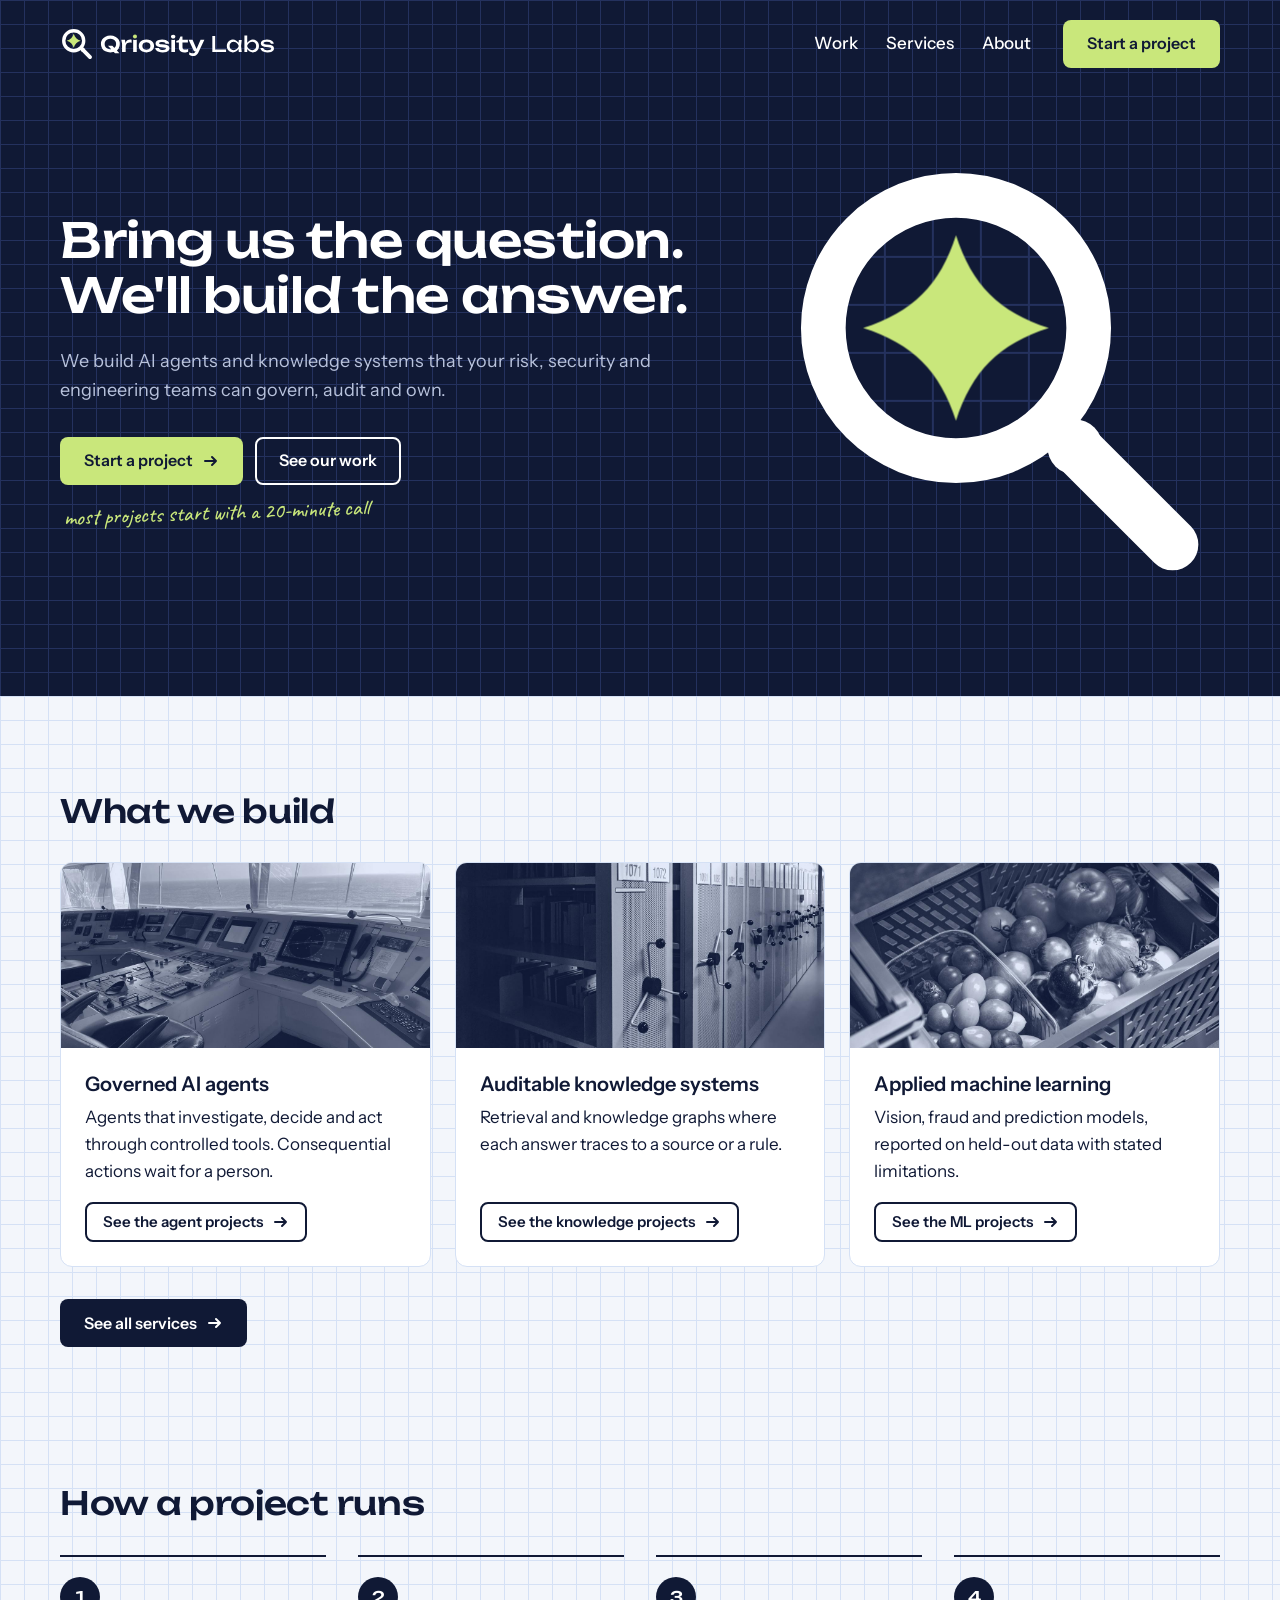
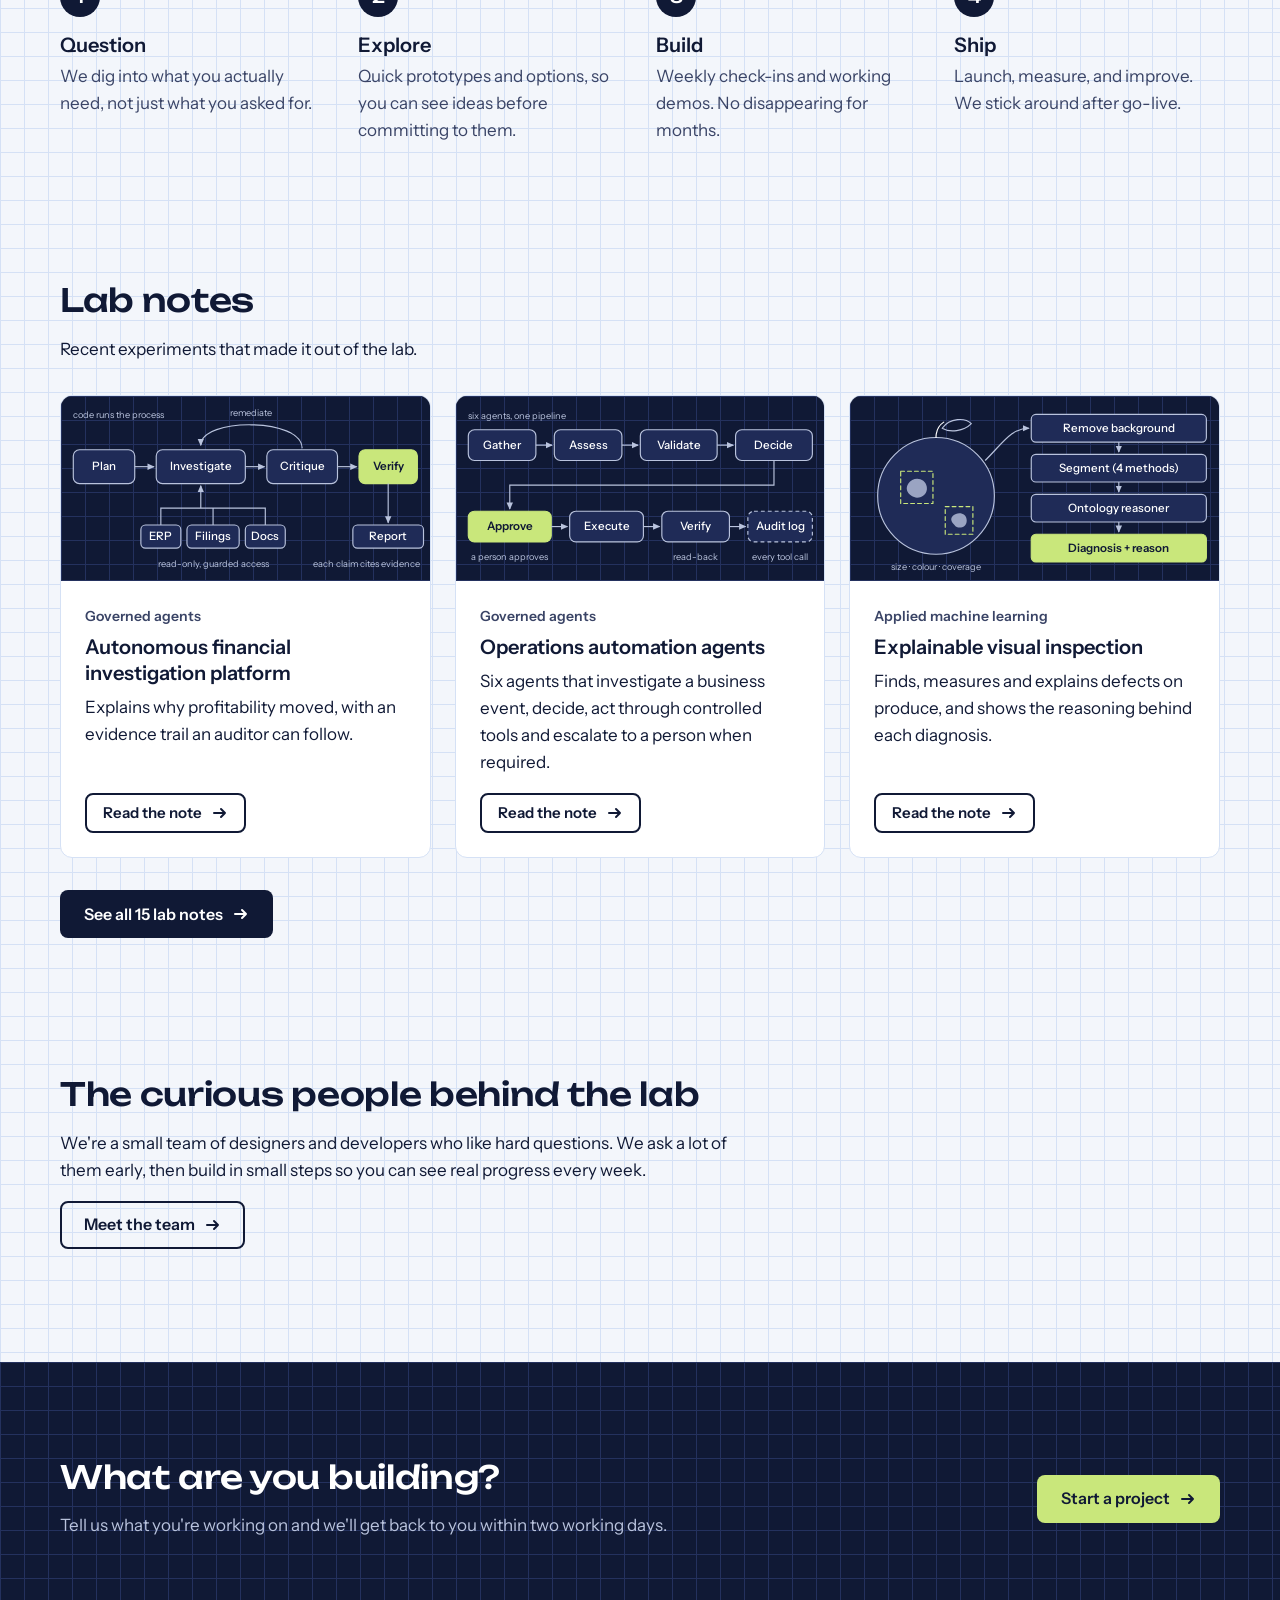
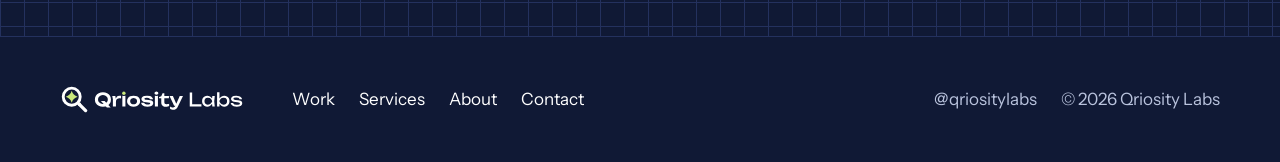
<file: index.html>
<!doctype html>
<html lang="en" class="no-js">
<head>
  <meta charset="utf-8">
  <meta name="viewport" content="width=device-width, initial-scale=1">
  <title>Qriosity Labs: enterprise AI you can govern, audit and own</title>
  <meta name="description" content="Qriosity Labs builds AI agents and knowledge systems that your risk, security and engineering teams can govern, audit and own.">
  <link rel="icon" href="assets/favicon.svg" type="image/svg+xml">
  <link rel="icon" href="assets/favicon-32.png" type="image/png" sizes="32x32">
  <link rel="apple-touch-icon" href="assets/apple-touch-icon-180.png">
  <link rel="preconnect" href="https://fonts.googleapis.com">
  <link rel="preconnect" href="https://fonts.gstatic.com" crossorigin>
  <link rel="stylesheet" href="https://fonts.googleapis.com/css2?family=Unbounded:wght@400;500;600&family=Instrument+Sans:wght@400;500;600&family=Caveat:wght@500&display=swap">
  <link rel="stylesheet" href="css/tokens.css">
  <link rel="stylesheet" href="css/site.css">
  <script>document.documentElement.className = "js" + ("IntersectionObserver" in window && !matchMedia("(prefers-reduced-motion: reduce)").matches ? " reveal-ready" : "");</script>
  <script src="js/site.js" defer></script>
</head>
<body id="top">
  <a class="skip-link" href="#main">Skip to content</a>

  <!-- Arrowheads shared by every diagram on the page -->
  <svg class="svg-defs" aria-hidden="true" focusable="false">
    <defs>
      <marker id="ar" viewBox="0 0 10 10" refX="8" refY="5" markerWidth="7" markerHeight="7" orient="auto-start-reverse"><path class="mk" d="M0 1 L9 5 L0 9 Z"/></marker>
      <marker id="ar-leaf" viewBox="0 0 10 10" refX="8" refY="5" markerWidth="6" markerHeight="6" orient="auto-start-reverse"><path class="mk mk-leaf" d="M0 1 L9 5 L0 9 Z"/></marker>
    </defs>
  </svg>

  <header class="site-header on-navy">
    <div class="container header-bar">
      <a class="brand" href="./"><img src="assets/qriosity-logo-horizontal-white.svg" alt="Qriosity Labs home" width="216" height="34"></a>
      <button class="menu-toggle" type="button" aria-expanded="false" aria-controls="site-nav">
        <span class="menu-icon" aria-hidden="true"></span>
        <span>Menu</span>
      </button>
      <nav class="site-nav" id="site-nav" aria-label="Main">
        <ul class="nav-list">
          <li><a href="work">Work</a></li>
          <li><a href="services">Services</a></li>
          <li><a href="about">About</a></li>
        </ul>
        <a class="btn btn-leaf" href="contact">Start a project</a>
      </nav>
    </div>
  </header>

  <main id="main">
    <section class="hero blueprint on-navy" aria-labelledby="hero-title">
      <div class="container hero-grid">
        <div>
          <h1 id="hero-title">Bring us the question. We'll build the answer.</h1>
          <p class="hero-lede">We build AI agents and knowledge systems that your risk, security and engineering teams can govern, audit and own.</p>
          <div class="hero-actions">
            <a class="btn btn-leaf arrow" href="contact">Start a project</a>
            <a class="btn btn-outline" href="work">See our work</a>
          </div>
          <p class="hero-note">most projects start with a 20-minute call</p>
        </div>

        <!-- Decorative illustration drawn from the geometry in qriosity-labs-brand-kit/logo/qriosity-icon-white.svg.
             The lens shows the blueprint grid magnified; the sparkle animates in once on load. -->
        <div class="magnifier" aria-hidden="true">
          <div class="lens"></div>
          <svg viewBox="0 0 64 64" width="440" height="440" focusable="false">
            <circle cx="25.6" cy="25.6" r="19.3" fill="none" stroke="#FFFFFF" stroke-width="6.5"/>
            <circle cx="42.9" cy="42.9" r="4" fill="#FFFFFF"/>
            <line x1="42.9" y1="42.9" x2="57.1" y2="57.1" stroke="#FFFFFF" stroke-width="7.5" stroke-linecap="round"/>
            <path class="hero-sparkle" d="M25.6 12.1 C27.9 19.3 31.9 23.3 39.1 25.6 C31.9 27.9 27.9 31.9 25.6 39.1 C23.3 31.9 19.3 27.9 12.1 25.6 C19.3 23.3 23.3 19.3 25.6 12.1Z" fill="#C9E77B"/>
          </svg>
        </div>
      </div>
    </section>

    <section class="section" id="services" aria-labelledby="services-title">
      <div class="container">
        <h2 id="services-title">What we build</h2>
        <!-- Draft copy: review before launch -->
        <ul class="grid-3" role="list">
          <li class="card card-media">
            <figure class="photo"><img src="assets/photos/agents.jpg" alt="The bridge of a ship, with rows of monitors and control panels" width="1200" height="600" loading="lazy" decoding="async"><img class="photo-color" src="assets/photos/agents-color.jpg" alt="" width="1200" height="600" loading="lazy" decoding="async"></figure>
            <div class="card-body">
              <h3>Governed AI agents</h3>
              <p>Agents that investigate, decide and act through controlled tools. Consequential actions wait for a person.</p>
              <a class="btn btn-line btn-sm arrow" href="work#agents">See the agent projects</a>
            </div>
          </li>
          <li class="card card-media">
            <figure class="photo"><img src="assets/photos/knowledge.jpg" alt="Rolling archive shelves in a records store" width="1200" height="600" loading="lazy" decoding="async"><img class="photo-color" src="assets/photos/knowledge-color.jpg" alt="" width="1200" height="600" loading="lazy" decoding="async"></figure>
            <div class="card-body">
              <h3>Auditable knowledge systems</h3>
              <p>Retrieval and knowledge graphs where each answer traces to a source or a rule.</p>
              <a class="btn btn-line btn-sm arrow" href="work#knowledge">See the knowledge projects</a>
            </div>
          </li>
          <li class="card card-media">
            <figure class="photo"><img src="assets/photos/ml.jpg" alt="A crate of tomatoes at different stages of ripeness" width="1200" height="600" loading="lazy" decoding="async"><img class="photo-color" src="assets/photos/ml-color.jpg" alt="" width="1200" height="600" loading="lazy" decoding="async"></figure>
            <div class="card-body">
              <h3>Applied machine learning</h3>
              <p>Vision, fraud and prediction models, reported on held-out data with stated limitations.</p>
              <a class="btn btn-line btn-sm arrow" href="work#ml">See the ML projects</a>
            </div>
          </li>
        </ul>
        <p><a class="btn btn-navy arrow" href="services">See all services</a></p>
      </div>
    </section>

    <section class="section" id="process" aria-labelledby="process-title">
      <div class="container">
        <h2 id="process-title">How a project runs</h2>
        <ol class="steps" role="list">
          <li>
            <h3>Question</h3>
            <p>We dig into what you actually need, not just what you asked for.</p>
          </li>
          <li>
            <h3>Explore</h3>
            <p>Quick prototypes and options, so you can see ideas before committing to them.</p>
          </li>
          <li>
            <h3>Build</h3>
            <p>Weekly check-ins and working demos. No disappearing for months.</p>
          </li>
          <li>
            <h3>Ship</h3>
            <p>Launch, measure, and improve. We stick around after go-live.</p>
          </li>
        </ol>
      </div>
    </section>

    <section class="section" id="work" aria-labelledby="work-title">
      <div class="container">
        <h2 id="work-title">Lab notes</h2>
        <p class="section-intro">Recent experiments that made it out of the lab.</p>
        <!-- Featured cards and diagrams copied from work.html. Keep them in sync. -->
        <ol class="entries entries-3" role="list">
          <li class="entry">
            <figure class="plate blueprint">
              <svg viewBox="0 0 480 240" role="img" aria-labelledby="fig-financial">
                <title id="fig-financial">Diagram: a planner hands work to an investigation loop. A critic sends weak findings back for remediation, and a deterministic verifier checks the result before it becomes a report in which each claim cites its evidence. ERP data, public filings and internal documents feed the investigation through read-only access.</title>
                <text class="c" x="16" y="28">code runs the process</text>
                <path class="l" d="M314 68 C314 28 182 28 182 64" marker-end="url(#ar)"/>
                <text class="c" x="248" y="26" text-anchor="middle">remediate</text>
                <rect class="n" x="16" y="70" width="80" height="44" rx="8"/><text class="t" x="56" y="97" text-anchor="middle">Plan</text>
                <rect class="n" x="124" y="70" width="116" height="44" rx="8"/><text class="t" x="182" y="97" text-anchor="middle">Investigate</text>
                <rect class="n" x="268" y="70" width="92" height="44" rx="8"/><text class="t" x="314" y="97" text-anchor="middle">Critique</text>
                <rect class="n n-key" x="388" y="70" width="76" height="44" rx="8"/><text class="t t-key" x="426" y="97" text-anchor="middle">Verify</text>
                <path class="l" d="M96 92 H121" marker-end="url(#ar)"/>
                <path class="l" d="M240 92 H265" marker-end="url(#ar)"/>
                <path class="l" d="M360 92 H385" marker-end="url(#ar)"/>
                <path class="l" d="M130 168 V146 H266 V168 M198 168 V146"/>
                <path class="l" d="M182 146 V117" marker-end="url(#ar)"/>
                <rect class="n" x="104" y="168" width="52" height="30" rx="6"/><text class="t" x="130" y="188" text-anchor="middle">ERP</text>
                <rect class="n" x="164" y="168" width="68" height="30" rx="6"/><text class="t" x="198" y="188" text-anchor="middle">Filings</text>
                <rect class="n" x="240" y="168" width="52" height="30" rx="6"/><text class="t" x="266" y="188" text-anchor="middle">Docs</text>
                <text class="c" x="198" y="222" text-anchor="middle">read-only, guarded access</text>
                <path class="l" d="M426 114 V165" marker-end="url(#ar)"/>
                <rect class="n" x="380" y="168" width="92" height="30" rx="6"/><text class="t" x="426" y="188" text-anchor="middle">Report</text>
                <text class="c" x="468" y="222" text-anchor="end">each claim cites evidence</text>
              </svg>
            </figure>
            <div class="entry-body">
              <p class="eyebrow">Governed agents</p>
              <h3>Autonomous financial investigation platform</h3>
              <p>Explains why profitability moved, with an evidence trail an auditor can follow.</p>
              <a class="btn btn-line btn-sm arrow" href="work#financial-investigation">Read the note</a>
            </div>
          </li>
          <li class="entry">
            <figure class="plate blueprint">
              <svg viewBox="0 0 480 240" role="img" aria-labelledby="fig-operations">
                <title id="fig-operations">Diagram: six agents share one pipeline. They gather, assess, validate and decide, then a person approves before the agent executes and verifies the change by reading it back. Every tool call is written to an audit log.</title>
                <text class="c" x="16" y="30">six agents, one pipeline</text>
                <rect class="n" x="16" y="44" width="88" height="40" rx="8"/><text class="t" x="60" y="69" text-anchor="middle">Gather</text>
                <rect class="n" x="128" y="44" width="88" height="40" rx="8"/><text class="t" x="172" y="69" text-anchor="middle">Assess</text>
                <rect class="n" x="240" y="44" width="100" height="40" rx="8"/><text class="t" x="290" y="69" text-anchor="middle">Validate</text>
                <rect class="n" x="364" y="44" width="100" height="40" rx="8"/><text class="t" x="414" y="69" text-anchor="middle">Decide</text>
                <path class="l" d="M104 64 H125" marker-end="url(#ar)"/>
                <path class="l" d="M216 64 H237" marker-end="url(#ar)"/>
                <path class="l" d="M340 64 H361" marker-end="url(#ar)"/>
                <path class="l" d="M414 84 V116 H70 V147" marker-end="url(#ar)"/>
                <rect class="n n-key" x="16" y="150" width="108" height="40" rx="8"/><text class="t t-key" x="70" y="175" text-anchor="middle">Approve</text>
                <rect class="n" x="148" y="150" width="96" height="40" rx="8"/><text class="t" x="196" y="175" text-anchor="middle">Execute</text>
                <rect class="n" x="268" y="150" width="88" height="40" rx="8"/><text class="t" x="312" y="175" text-anchor="middle">Verify</text>
                <rect class="n dash" x="380" y="150" width="84" height="40" rx="8"/><text class="t" x="422" y="175" text-anchor="middle">Audit log</text>
                <path class="l" d="M124 170 H145" marker-end="url(#ar)"/>
                <path class="l" d="M244 170 H265" marker-end="url(#ar)"/>
                <path class="l" d="M356 170 H377" marker-end="url(#ar)"/>
                <text class="c" x="70" y="214" text-anchor="middle">a person approves</text>
                <text class="c" x="312" y="214" text-anchor="middle">read-back</text>
                <text class="c" x="422" y="214" text-anchor="middle">every tool call</text>
              </svg>
            </figure>
            <div class="entry-body">
              <p class="eyebrow">Governed agents</p>
              <h3>Operations automation agents</h3>
              <p>Six agents that investigate a business event, decide, act through controlled tools and escalate to a person when required.</p>
              <a class="btn btn-line btn-sm arrow" href="work#operations-agents">Read the note</a>
            </div>
          </li>
          <li class="entry">
            <figure class="plate blueprint">
              <svg viewBox="0 0 480 240" role="img" aria-labelledby="fig-inspect">
                <title id="fig-inspect">Diagram: a piece of produce with two defects outlined and measured. Background removal and four segmentation methods find each defect, and an ontology reasoner returns a diagnosis together with its reasoning.</title>
                <circle class="n" cx="112" cy="130" r="76"/>
                <path class="i" d="M112 54 C112 44 116 38 122 34"/>
                <path class="i i-mist" d="M120 42 C130 28 150 28 158 36 C148 46 130 48 120 42 Z"/>
                <path class="f-mist" opacity="0.8" d="M76 114 C82 104 98 106 100 118 C102 130 88 136 80 130 C74 126 72 120 76 114 Z"/>
                <rect class="i i-leaf dash" x="66" y="98" width="42" height="42"/>
                <path class="f-mist" opacity="0.8" d="M134 156 C140 150 152 152 152 162 C152 172 140 174 136 168 C132 164 130 160 134 156 Z"/>
                <rect class="i i-leaf dash" x="124" y="144" width="36" height="36"/>
                <text class="c" x="112" y="226" text-anchor="middle">size · colour · coverage</text>
                <path class="l" d="M176 84 C200 60 210 42 233 42" marker-end="url(#ar)"/>
                <rect class="n" x="236" y="24" width="228" height="36" rx="6"/><text class="t" x="350" y="47" text-anchor="middle">Remove background</text>
                <rect class="n" x="236" y="76" width="228" height="36" rx="6"/><text class="t" x="350" y="99" text-anchor="middle">Segment (4 methods)</text>
                <rect class="n" x="236" y="128" width="228" height="36" rx="6"/><text class="t" x="350" y="151" text-anchor="middle">Ontology reasoner</text>
                <rect class="n n-key" x="236" y="180" width="228" height="36" rx="6"/><text class="t t-key" x="350" y="203" text-anchor="middle">Diagnosis + reason</text>
                <path class="l" d="M350 60 V73" marker-end="url(#ar)"/>
                <path class="l" d="M350 112 V125" marker-end="url(#ar)"/>
                <path class="l" d="M350 164 V177" marker-end="url(#ar)"/>
              </svg>
            </figure>
            <div class="entry-body">
              <p class="eyebrow">Applied machine learning</p>
              <h3>Explainable visual inspection</h3>
              <p>Finds, measures and explains defects on produce, and shows the reasoning behind each diagnosis.</p>
              <a class="btn btn-line btn-sm arrow" href="work#visual-inspection">Read the note</a>
            </div>
          </li>
        </ol>
        <p><a class="btn btn-navy arrow" href="work">See all 15 lab notes</a></p>
      </div>
    </section>

    <section class="section" id="about" aria-labelledby="about-title">
      <div class="container">
        <h2 id="about-title">The curious people behind the lab</h2>
        <p>We're a small team of designers and developers who like hard questions. We ask a lot of them early, then build in small steps so you can see real progress every week.</p>
        <p><a class="btn btn-line arrow" href="about">Meet the team</a></p>
      </div>
    </section>

    <section class="contact blueprint on-navy" aria-labelledby="cta-title">
      <div class="container cta-grid">
        <div>
          <h2 id="cta-title">What are you building?</h2>
          <p>Tell us what you're working on and we'll get back to you within two working days.</p>
        </div>
        <a class="btn btn-leaf arrow" href="contact">Start a project</a>
      </div>
    </section>
  </main>

  <footer class="site-footer on-navy">
    <div class="container footer-grid">
      <a href="./"><img src="assets/qriosity-logo-horizontal-white.svg" alt="Qriosity Labs home" width="184" height="29"></a>
      <nav aria-label="Footer">
        <ul class="footer-links">
          <li><a href="work">Work</a></li>
          <li><a href="services">Services</a></li>
          <li><a href="about">About</a></li>
          <li><a href="contact">Contact</a></li>
        </ul>
      </nav>
      <div class="footer-meta">
        <p>@qriositylabs</p>
        <p>© 2026 Qriosity Labs</p>
      </div>
    </div>
  </footer>
</body>
</html>
</file>
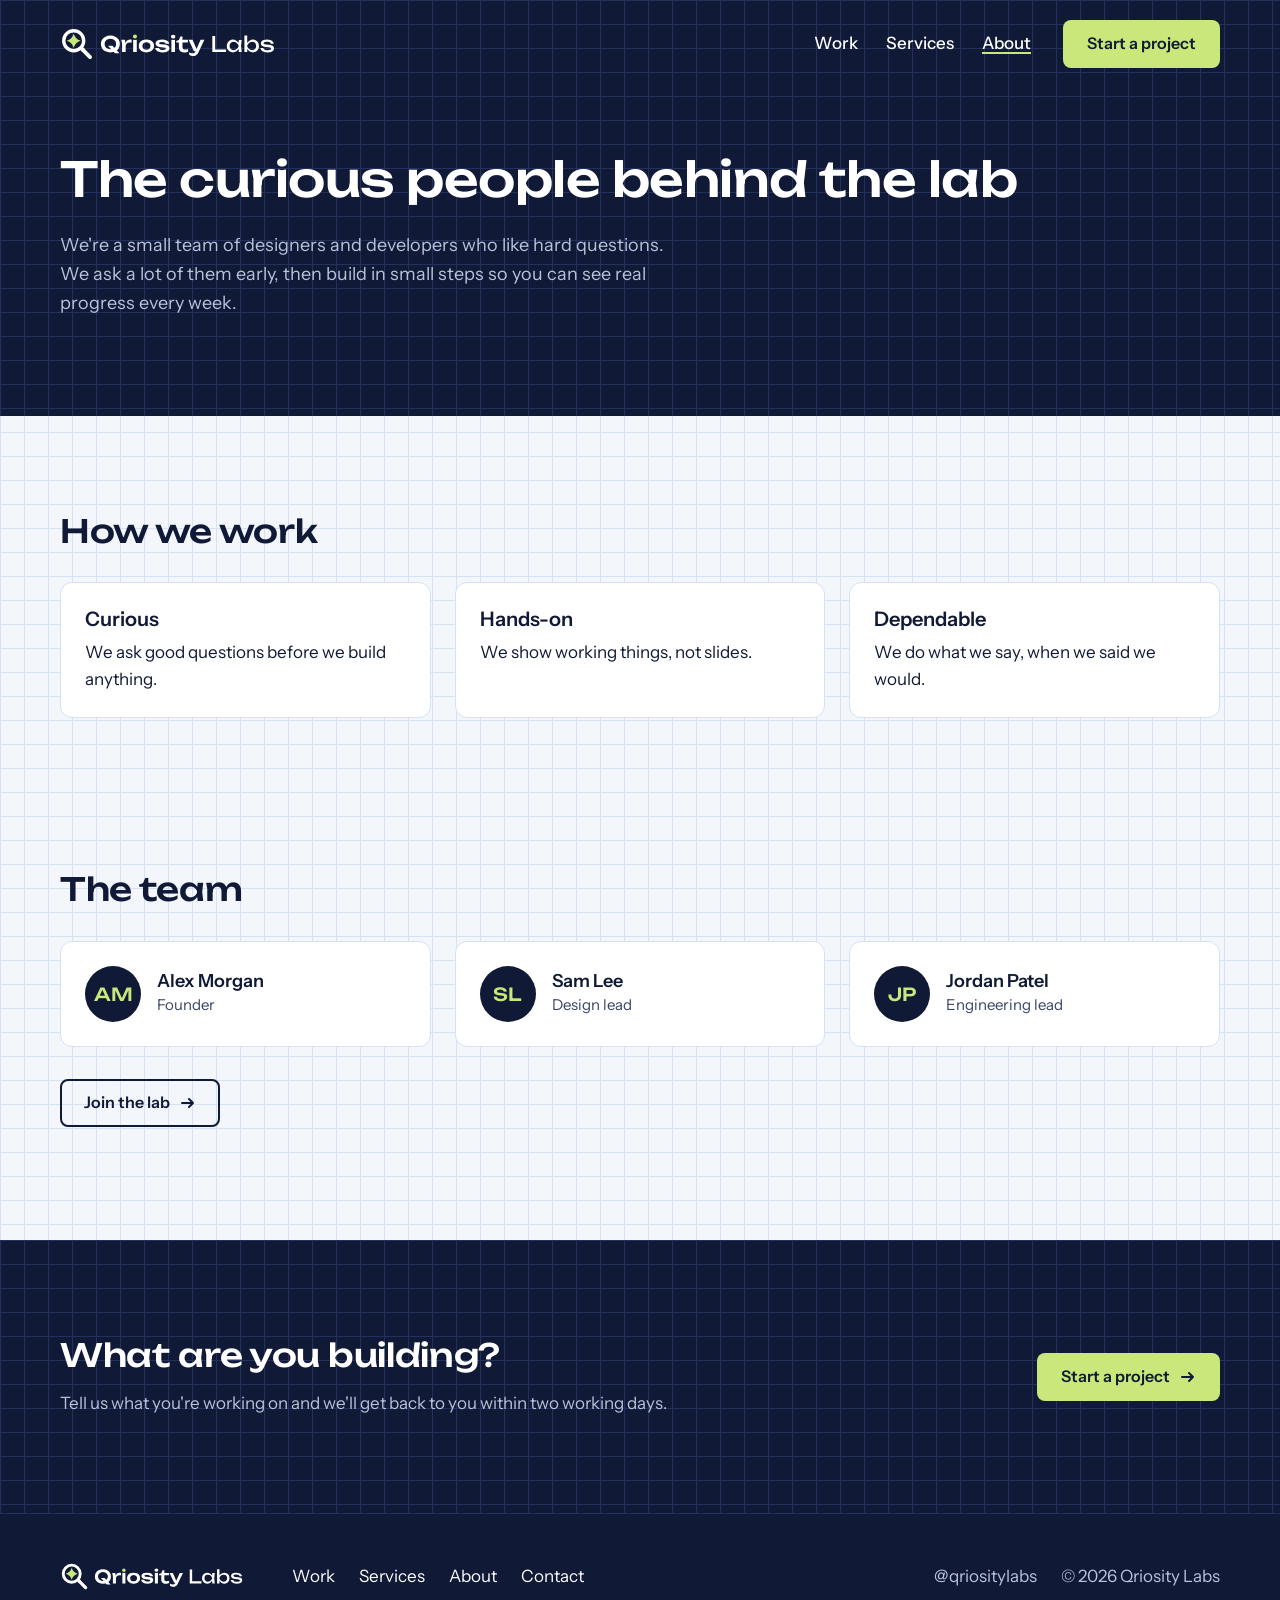
<file: about.html>
<!doctype html>
<html lang="en" class="no-js">
<head>
  <meta charset="utf-8">
  <meta name="viewport" content="width=device-width, initial-scale=1">
  <title>About | Qriosity Labs</title>
  <meta name="description" content="A small team of designers and developers who like hard questions. We ask a lot of them early, then build in small steps.">
  <link rel="icon" href="assets/favicon.svg" type="image/svg+xml">
  <link rel="icon" href="assets/favicon-32.png" type="image/png" sizes="32x32">
  <link rel="apple-touch-icon" href="assets/apple-touch-icon-180.png">
  <link rel="preconnect" href="https://fonts.googleapis.com">
  <link rel="preconnect" href="https://fonts.gstatic.com" crossorigin>
  <link rel="stylesheet" href="https://fonts.googleapis.com/css2?family=Unbounded:wght@400;500;600&family=Instrument+Sans:wght@400;500;600&family=Caveat:wght@500&display=swap">
  <link rel="stylesheet" href="css/tokens.css">
  <link rel="stylesheet" href="css/site.css">
  <script>document.documentElement.className = "js" + ("IntersectionObserver" in window && !matchMedia("(prefers-reduced-motion: reduce)").matches ? " reveal-ready" : "");</script>
  <script src="js/site.js" defer></script>
</head>
<body id="top">
  <a class="skip-link" href="#main">Skip to content</a>

  <header class="site-header on-navy">
    <div class="container header-bar">
      <a class="brand" href="./"><img src="assets/qriosity-logo-horizontal-white.svg" alt="Qriosity Labs home" width="216" height="34"></a>
      <button class="menu-toggle" type="button" aria-expanded="false" aria-controls="site-nav">
        <span class="menu-icon" aria-hidden="true"></span>
        <span>Menu</span>
      </button>
      <nav class="site-nav" id="site-nav" aria-label="Main">
        <ul class="nav-list">
          <li><a href="work">Work</a></li>
          <li><a href="services">Services</a></li>
          <li><a href="about" aria-current="page">About</a></li>
        </ul>
        <a class="btn btn-leaf" href="contact">Start a project</a>
      </nav>
    </div>
  </header>

  <main id="main">
    <section class="page-hero blueprint on-navy" aria-labelledby="page-title">
      <div class="container">
        <h1 id="page-title">The curious people behind the lab</h1>
        <p class="hero-lede">We're a small team of designers and developers who like hard questions. We ask a lot of them early, then build in small steps so you can see real progress every week.</p>
      </div>
    </section>

    <section class="section" aria-labelledby="values-title">
      <div class="container">
        <h2 id="values-title">How we work</h2>
        <ul class="grid-3" role="list">
          <li class="card">
            <h3>Curious</h3>
            <p>We ask good questions before we build anything.</p>
          </li>
          <li class="card">
            <h3>Hands-on</h3>
            <p>We show working things, not slides.</p>
          </li>
          <li class="card">
            <h3>Dependable</h3>
            <p>We do what we say, when we said we would.</p>
          </li>
        </ul>
      </div>
    </section>

    <section class="section" aria-labelledby="team-title">
      <div class="container">
        <h2 id="team-title">The team</h2>
        <!-- Placeholder: replace with real content -->
        <ul class="grid-3" role="list">
          <li class="card team-card">
            <span class="avatar" aria-hidden="true">AM</span>
            <div>
              <h3>Alex Morgan</h3>
              <p>Founder</p>
            </div>
          </li>
          <li class="card team-card">
            <span class="avatar" aria-hidden="true">SL</span>
            <div>
              <h3>Sam Lee</h3>
              <p>Design lead</p>
            </div>
          </li>
          <li class="card team-card">
            <span class="avatar" aria-hidden="true">JP</span>
            <div>
              <h3>Jordan Patel</h3>
              <p>Engineering lead</p>
            </div>
          </li>
        </ul>
        <p><a class="btn btn-line arrow" href="contact">Join the lab</a></p>
      </div>
    </section>

    <section class="contact blueprint on-navy" aria-labelledby="cta-title">
      <div class="container cta-grid">
        <div>
          <h2 id="cta-title">What are you building?</h2>
          <p>Tell us what you're working on and we'll get back to you within two working days.</p>
        </div>
        <a class="btn btn-leaf arrow" href="contact">Start a project</a>
      </div>
    </section>
  </main>

  <footer class="site-footer on-navy">
    <div class="container footer-grid">
      <a href="./"><img src="assets/qriosity-logo-horizontal-white.svg" alt="Qriosity Labs home" width="184" height="29"></a>
      <nav aria-label="Footer">
        <ul class="footer-links">
          <li><a href="work">Work</a></li>
          <li><a href="services">Services</a></li>
          <li><a href="about">About</a></li>
          <li><a href="contact">Contact</a></li>
        </ul>
      </nav>
      <div class="footer-meta">
        <p>@qriositylabs</p>
        <p>© 2026 Qriosity Labs</p>
      </div>
    </div>
  </footer>
</body>
</html>
</file>
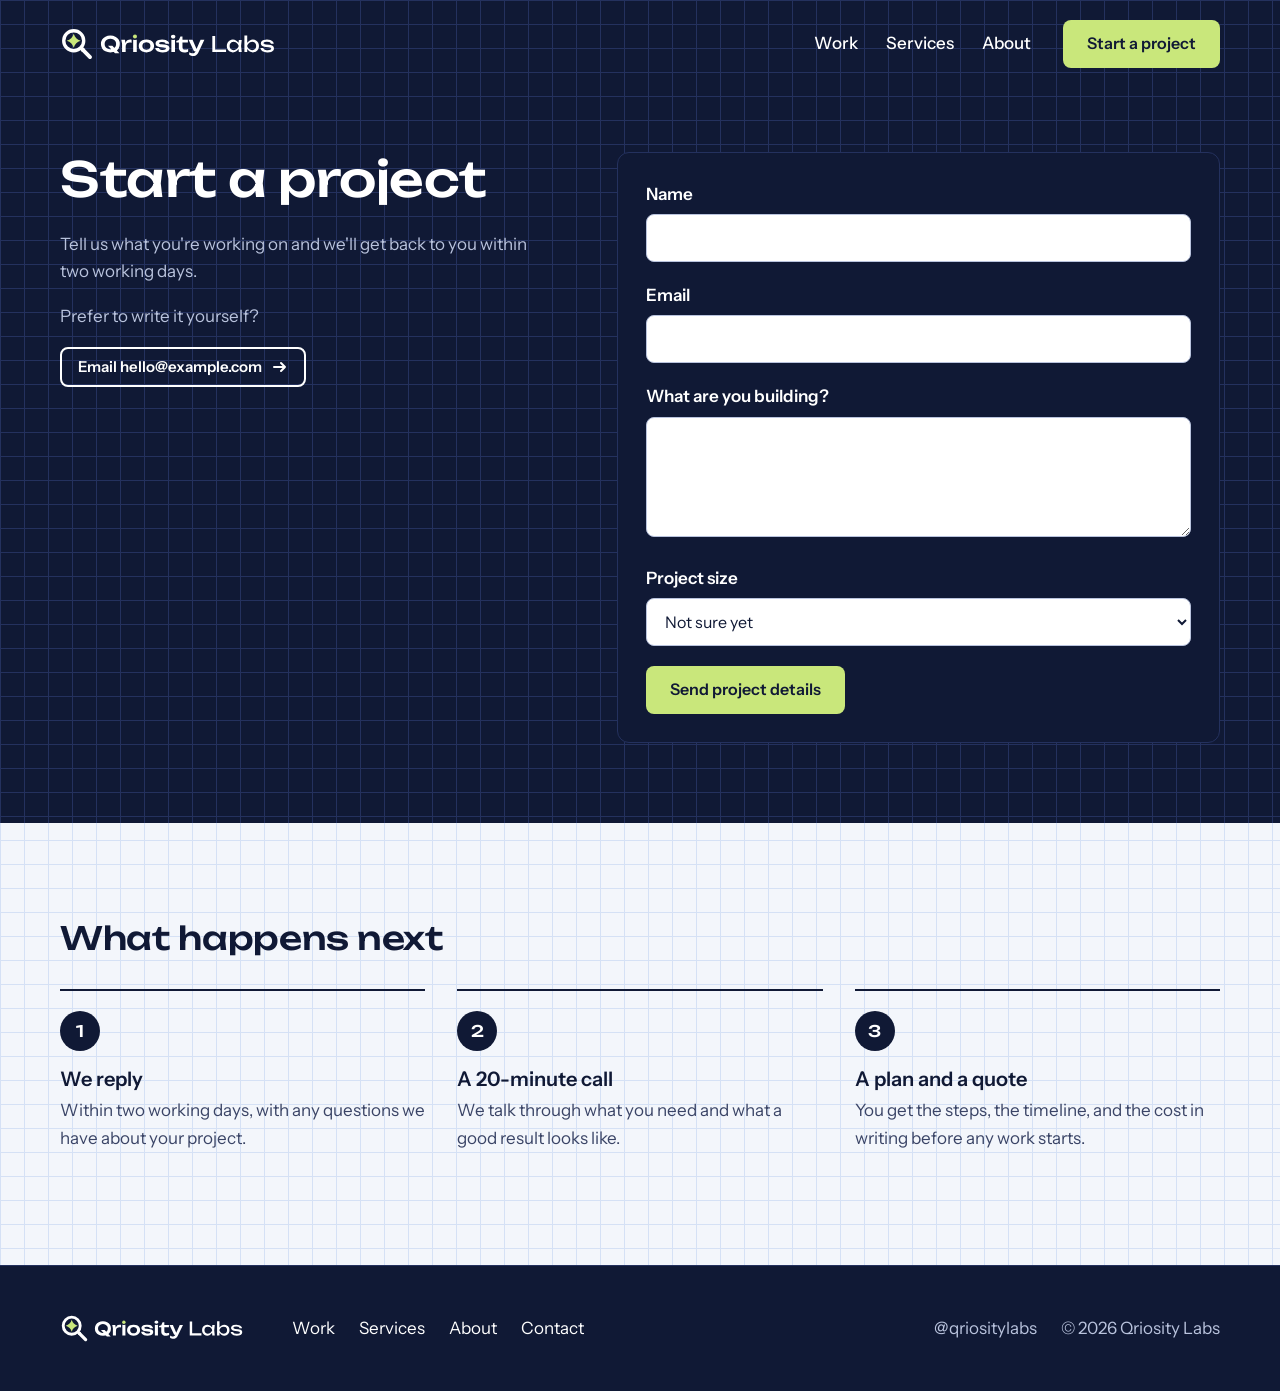
<file: contact.html>
<!doctype html>
<html lang="en" class="no-js">
<head>
  <meta charset="utf-8">
  <meta name="viewport" content="width=device-width, initial-scale=1">
  <title>Start a project | Qriosity Labs</title>
  <meta name="description" content="Tell Qriosity Labs what you're working on and we'll get back to you within two working days.">
  <link rel="icon" href="assets/favicon.svg" type="image/svg+xml">
  <link rel="icon" href="assets/favicon-32.png" type="image/png" sizes="32x32">
  <link rel="apple-touch-icon" href="assets/apple-touch-icon-180.png">
  <link rel="preconnect" href="https://fonts.googleapis.com">
  <link rel="preconnect" href="https://fonts.gstatic.com" crossorigin>
  <link rel="stylesheet" href="https://fonts.googleapis.com/css2?family=Unbounded:wght@400;500;600&family=Instrument+Sans:wght@400;500;600&family=Caveat:wght@500&display=swap">
  <link rel="stylesheet" href="css/tokens.css">
  <link rel="stylesheet" href="css/site.css">
  <script>document.documentElement.className = "js" + ("IntersectionObserver" in window && !matchMedia("(prefers-reduced-motion: reduce)").matches ? " reveal-ready" : "");</script>
  <script src="js/site.js" defer></script>
</head>
<body id="top">
  <a class="skip-link" href="#main">Skip to content</a>

  <header class="site-header on-navy">
    <div class="container header-bar">
      <a class="brand" href="./"><img src="assets/qriosity-logo-horizontal-white.svg" alt="Qriosity Labs home" width="216" height="34"></a>
      <button class="menu-toggle" type="button" aria-expanded="false" aria-controls="site-nav">
        <span class="menu-icon" aria-hidden="true"></span>
        <span>Menu</span>
      </button>
      <nav class="site-nav" id="site-nav" aria-label="Main">
        <ul class="nav-list">
          <li><a href="work">Work</a></li>
          <li><a href="services">Services</a></li>
          <li><a href="about">About</a></li>
        </ul>
        <a class="btn btn-leaf" href="contact" aria-current="page">Start a project</a>
      </nav>
    </div>
  </header>

  <main id="main">
    <section class="page-hero blueprint on-navy" aria-labelledby="page-title">
      <div class="container contact-grid">
        <div>
          <h1 id="page-title">Start a project</h1>
          <p>Tell us what you're working on and we'll get back to you within two working days.</p>
          <!-- Placeholder: replace hello@example.com here and in the form action below with the real address -->
          <p>Prefer to write it yourself?</p>
          <p><a class="btn btn-outline btn-sm arrow" href="mailto:hello@example.com">Email hello@example.com</a></p>
        </div>
        <!-- Without JS the browser sends the form to the mailto: action. With JS, js/site.js validates it,
             then opens the visitor's email app with a readable message addressed to the same mailto: action. -->
        <form class="project-form" id="project-form" action="mailto:hello@example.com" method="post" enctype="text/plain">
          <div class="field">
            <label for="name">Name</label>
            <input id="name" name="name" type="text" autocomplete="name" required aria-describedby="name-error">
            <p class="field-error" id="name-error" hidden></p>
          </div>
          <div class="field">
            <label for="email">Email</label>
            <input id="email" name="email" type="email" autocomplete="email" required aria-describedby="email-error">
            <p class="field-error" id="email-error" hidden></p>
          </div>
          <div class="field">
            <label for="building">What are you building?</label>
            <textarea id="building" name="building" rows="4" required aria-describedby="building-error"></textarea>
            <p class="field-error" id="building-error" hidden></p>
          </div>
          <div class="field">
            <label for="size">Project size</label>
            <select id="size" name="size">
              <option>Not sure yet</option>
              <option>Small (under 4 weeks)</option>
              <option>Medium (1 to 3 months)</option>
              <option>Large (3+ months)</option>
            </select>
          </div>
          <div>
            <button class="btn btn-leaf" type="submit">Send project details</button>
          </div>
          <p class="form-success" id="form-success" role="status"></p>
        </form>
      </div>
    </section>

    <section class="section" aria-labelledby="next-title">
      <div class="container">
        <h2 id="next-title">What happens next</h2>
        <!-- Draft copy: review before launch -->
        <ol class="steps steps-3" role="list">
          <li>
            <h3>We reply</h3>
            <p>Within two working days, with any questions we have about your project.</p>
          </li>
          <li>
            <h3>A 20-minute call</h3>
            <p>We talk through what you need and what a good result looks like.</p>
          </li>
          <li>
            <h3>A plan and a quote</h3>
            <p>You get the steps, the timeline, and the cost in writing before any work starts.</p>
          </li>
        </ol>
      </div>
    </section>
  </main>

  <footer class="site-footer on-navy">
    <div class="container footer-grid">
      <a href="./"><img src="assets/qriosity-logo-horizontal-white.svg" alt="Qriosity Labs home" width="184" height="29"></a>
      <nav aria-label="Footer">
        <ul class="footer-links">
          <li><a href="work">Work</a></li>
          <li><a href="services">Services</a></li>
          <li><a href="about">About</a></li>
          <li><a href="contact">Contact</a></li>
        </ul>
      </nav>
      <div class="footer-meta">
        <p>@qriositylabs</p>
        <p>© 2026 Qriosity Labs</p>
      </div>
    </div>
  </footer>
</body>
</html>
</file>
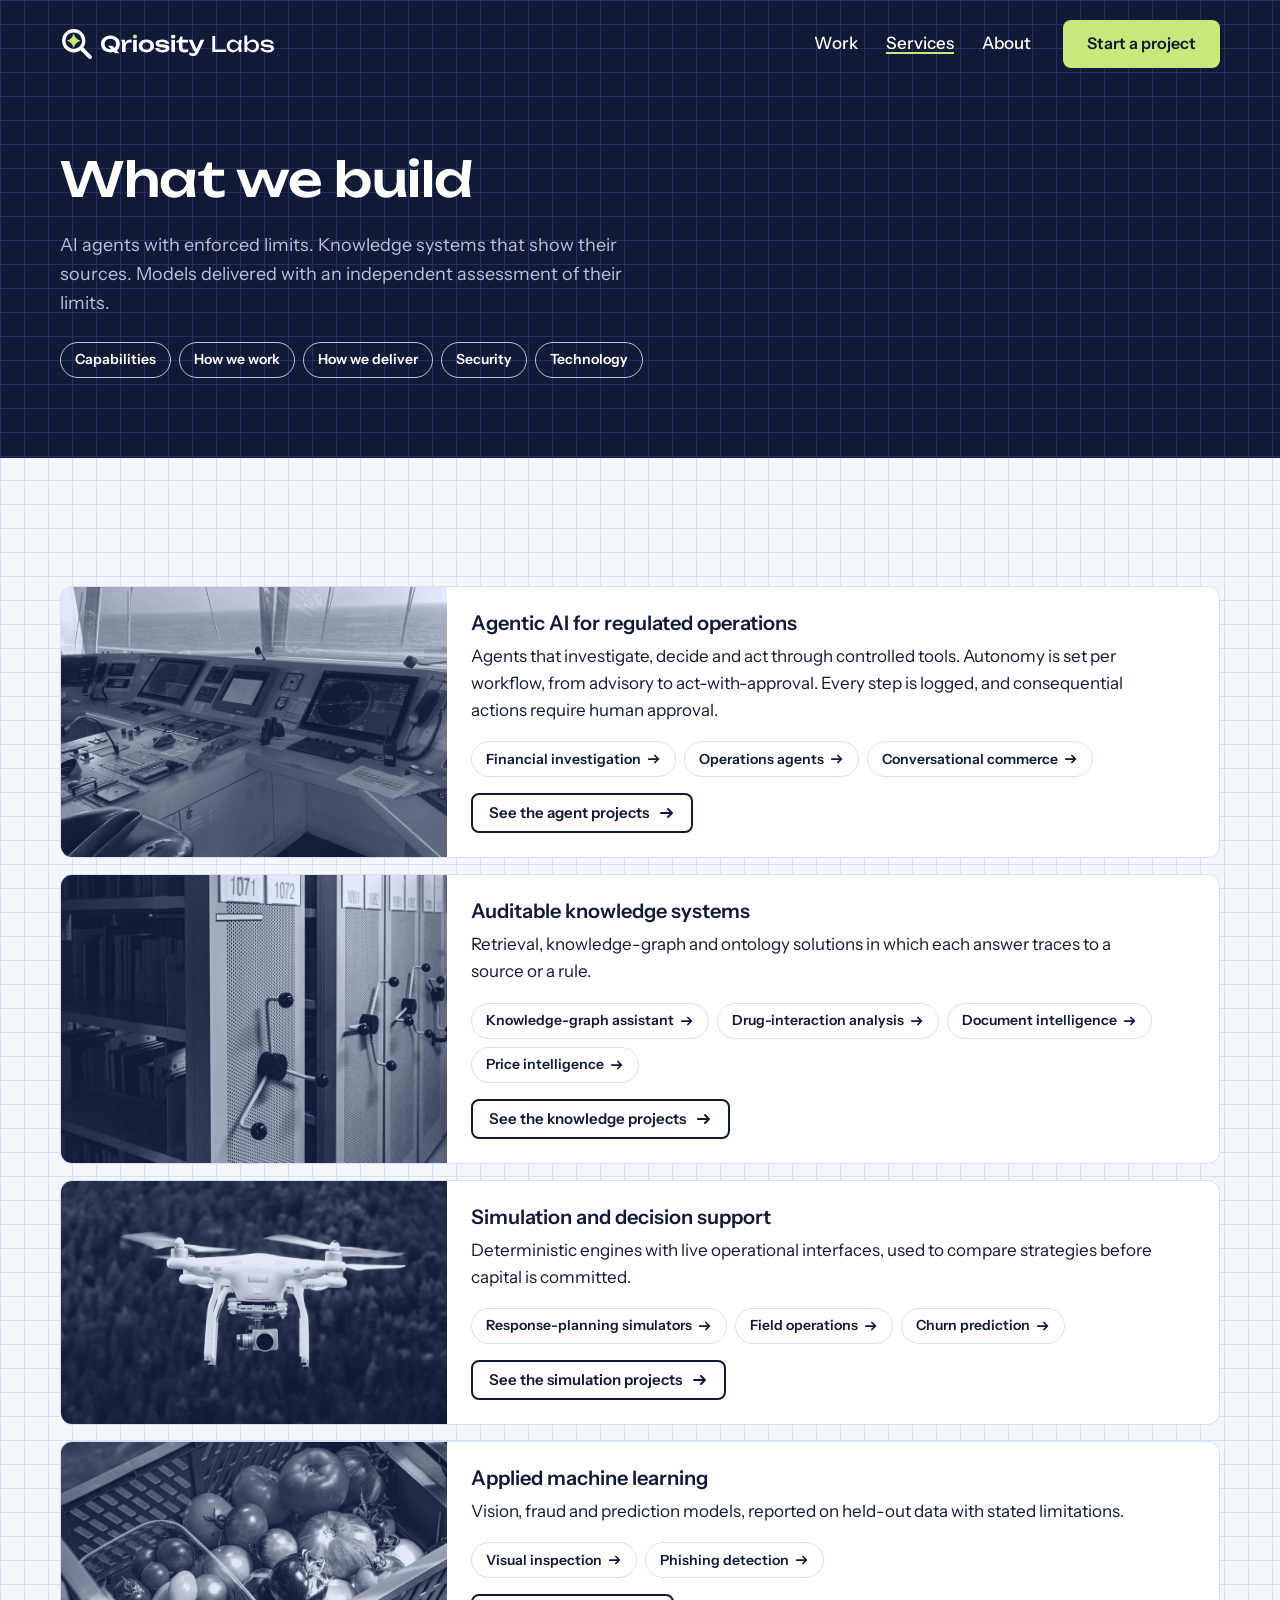
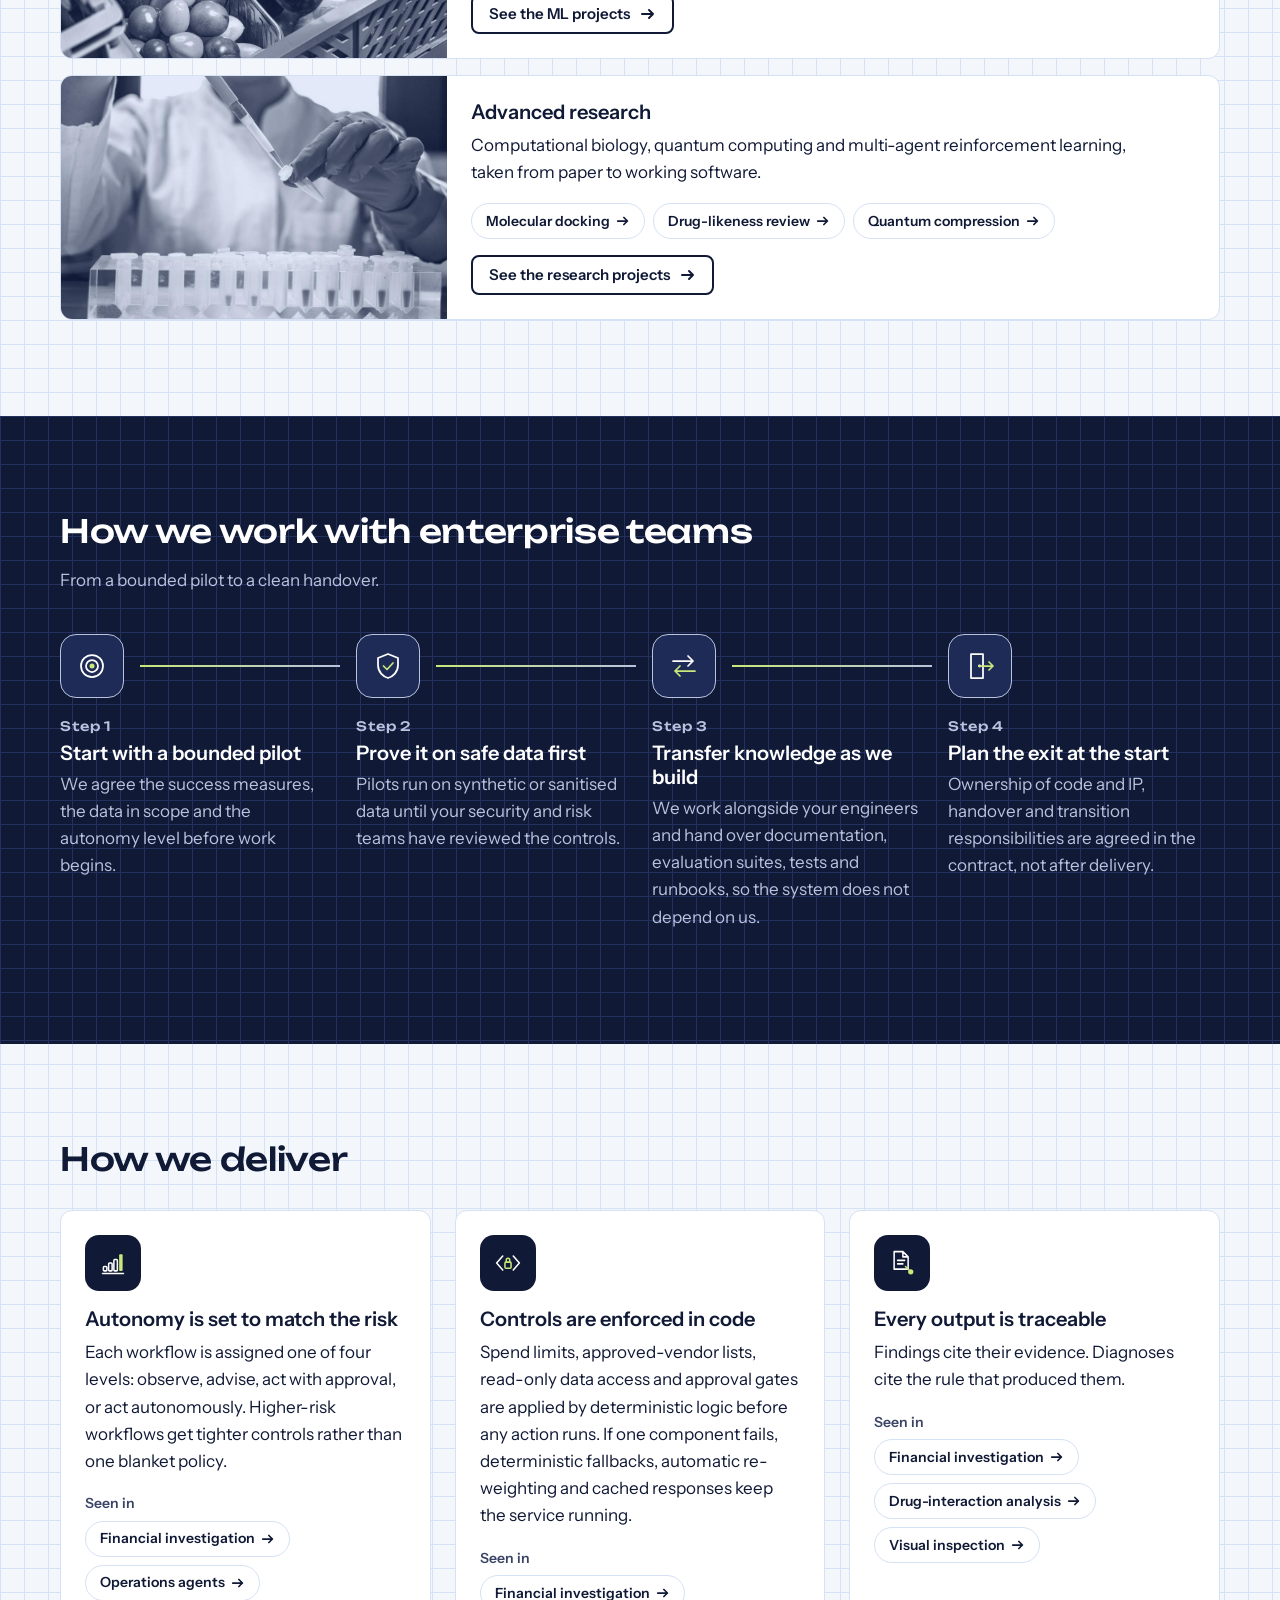
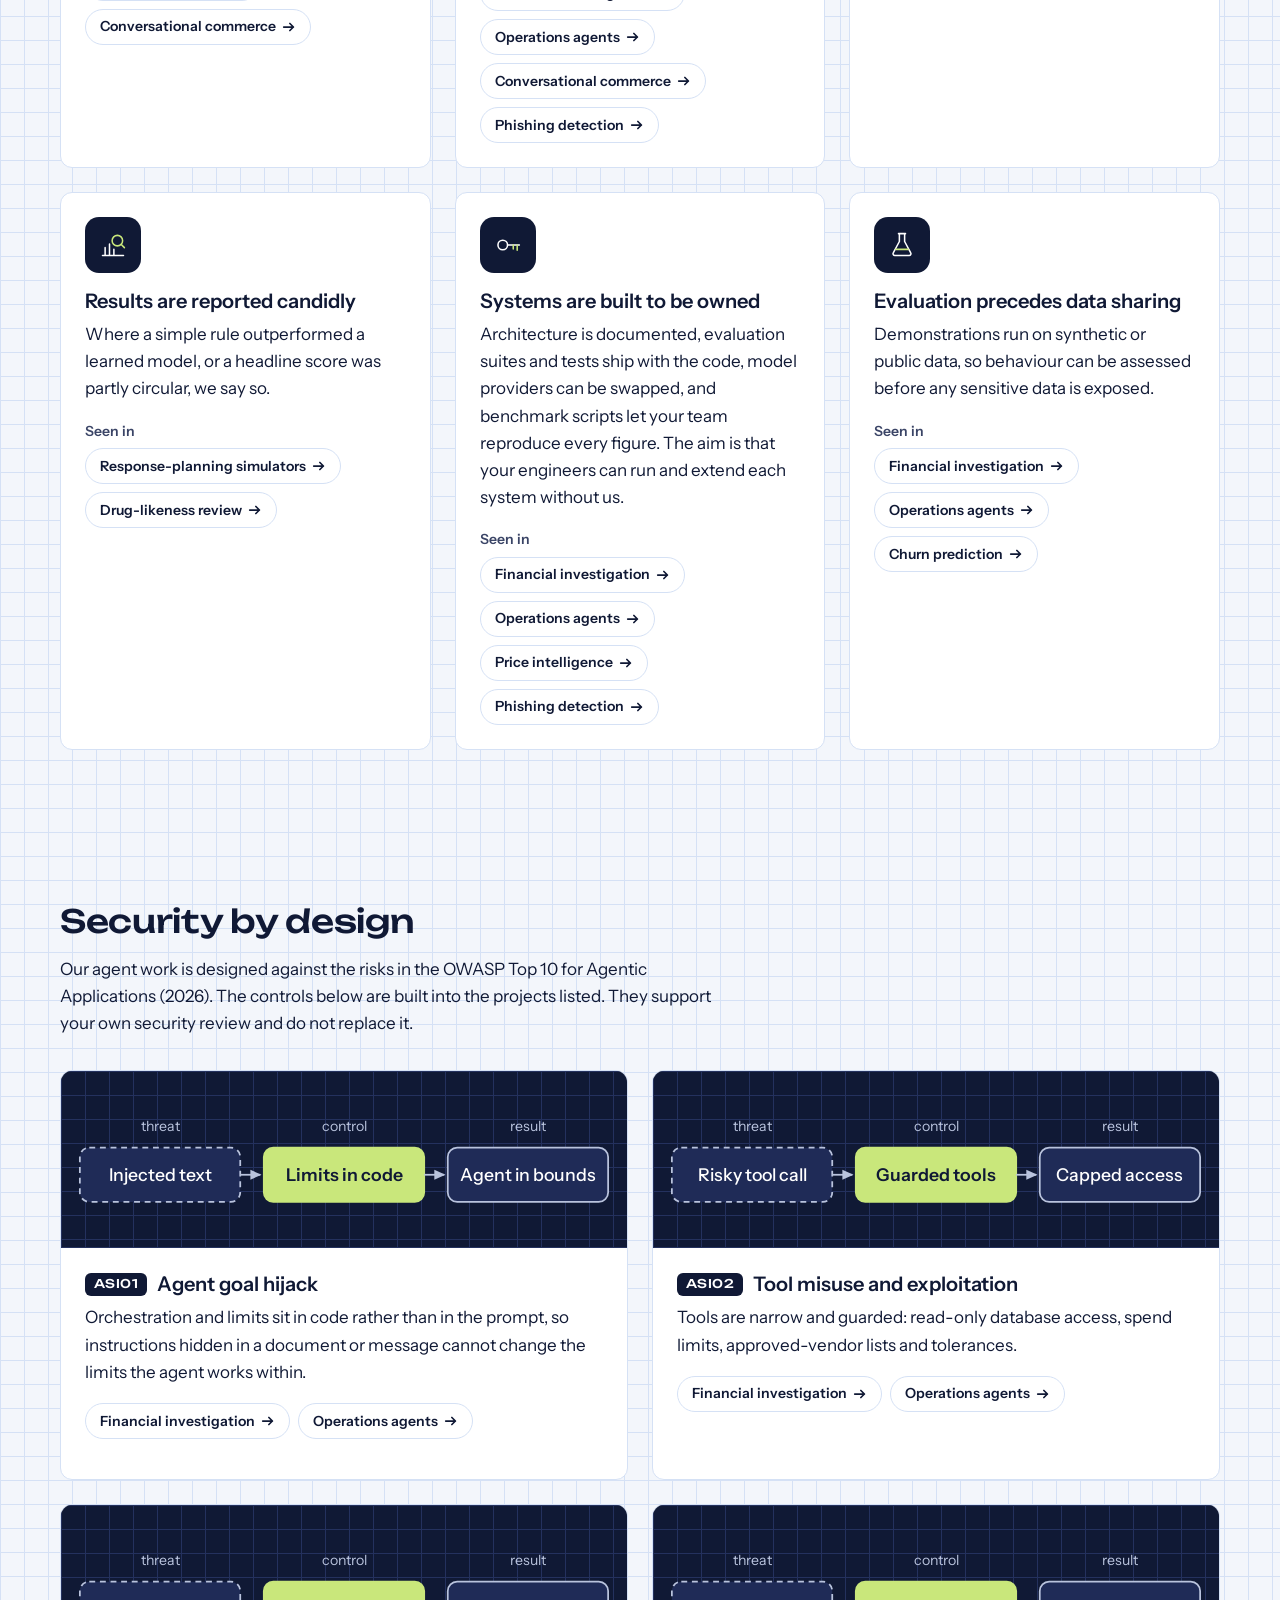
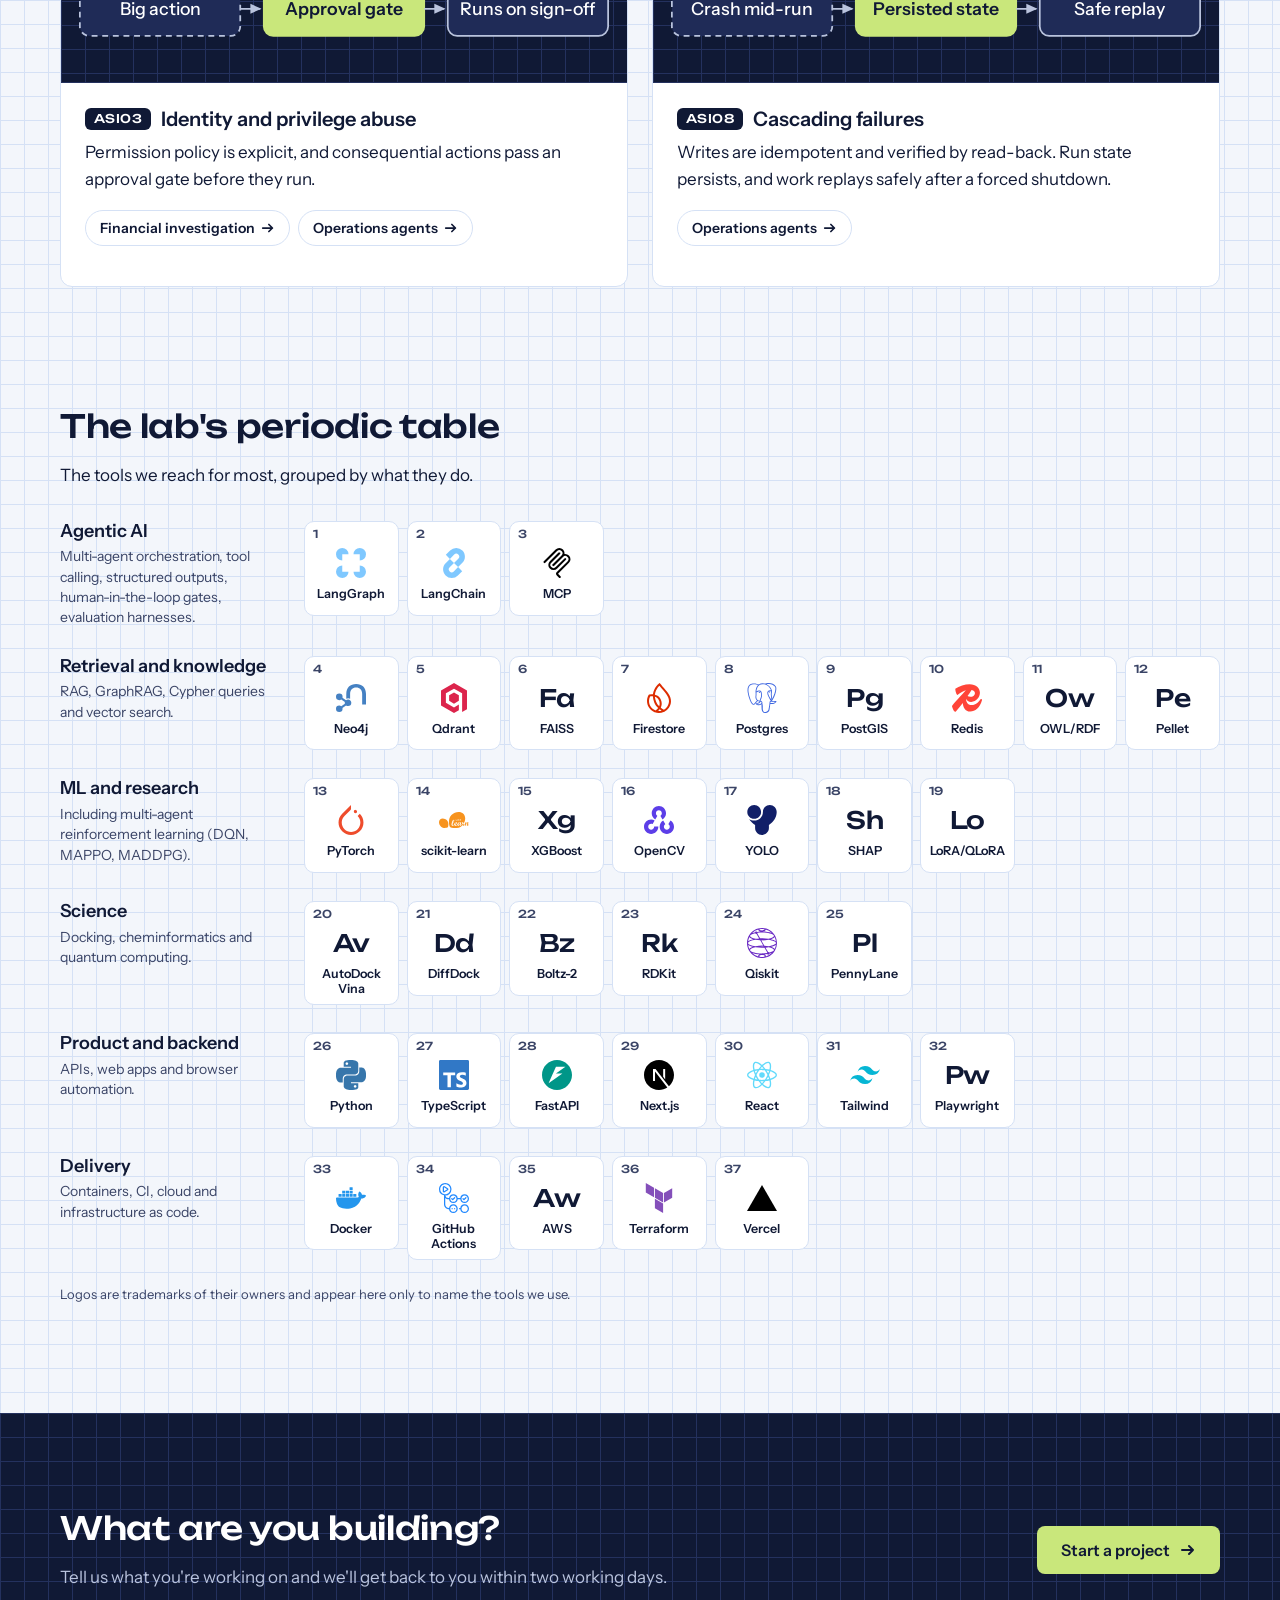
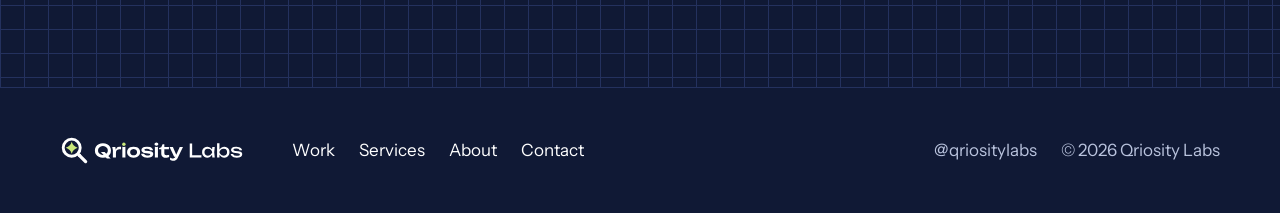
<file: services.html>
<!doctype html>
<html lang="en" class="no-js">
<head>
  <meta charset="utf-8">
  <meta name="viewport" content="width=device-width, initial-scale=1">
  <title>Services | Qriosity Labs</title>
  <meta name="description" content="Governed AI agents, auditable knowledge systems, simulation, applied machine learning and advanced research, built so your team can own them.">
  <link rel="icon" href="assets/favicon.svg" type="image/svg+xml">
  <link rel="icon" href="assets/favicon-32.png" type="image/png" sizes="32x32">
  <link rel="apple-touch-icon" href="assets/apple-touch-icon-180.png">
  <link rel="preconnect" href="https://fonts.googleapis.com">
  <link rel="preconnect" href="https://fonts.gstatic.com" crossorigin>
  <link rel="stylesheet" href="https://fonts.googleapis.com/css2?family=Unbounded:wght@400;500;600&family=Instrument+Sans:wght@400;500;600&family=Caveat:wght@500&display=swap">
  <link rel="stylesheet" href="css/tokens.css">
  <link rel="stylesheet" href="css/site.css">
  <script>document.documentElement.className = "js" + ("IntersectionObserver" in window && !matchMedia("(prefers-reduced-motion: reduce)").matches ? " reveal-ready" : "");</script>
  <script src="js/site.js" defer></script>
</head>
<body id="top">
  <a class="skip-link" href="#main">Skip to content</a>

  <!-- Arrowheads for the security diagrams, and the technology logos (Simple Icons, see assets/tech/SOURCES.md) -->
  <svg class="svg-defs" aria-hidden="true" focusable="false">
    <defs>
      <marker id="ar" viewBox="0 0 10 10" refX="8" refY="5" markerWidth="7" markerHeight="7" orient="auto-start-reverse"><path class="mk" d="M0 1 L9 5 L0 9 Z"/></marker>
    </defs>
    <symbol id="logo-docker" viewBox="0 0 24 24"><path d="M13.983 11.078h2.119a.186.186 0 00.186-.185V9.006a.186.186 0 00-.186-.186h-2.119a.185.185 0 00-.185.185v1.888c0 .102.083.185.185.185m-2.954-5.43h2.118a.186.186 0 00.186-.186V3.574a.186.186 0 00-.186-.185h-2.118a.185.185 0 00-.185.185v1.888c0 .102.082.185.185.185m0 2.716h2.118a.187.187 0 00.186-.186V6.29a.186.186 0 00-.186-.185h-2.118a.185.185 0 00-.185.185v1.887c0 .102.082.185.185.186m-2.93 0h2.12a.186.186 0 00.184-.186V6.29a.185.185 0 00-.185-.185H8.1a.185.185 0 00-.185.185v1.887c0 .102.083.185.185.186m-2.964 0h2.119a.186.186 0 00.185-.186V6.29a.185.185 0 00-.185-.185H5.136a.186.186 0 00-.186.185v1.887c0 .102.084.185.186.186m5.893 2.715h2.118a.186.186 0 00.186-.185V9.006a.186.186 0 00-.186-.186h-2.118a.185.185 0 00-.185.185v1.888c0 .102.082.185.185.185m-2.93 0h2.12a.185.185 0 00.184-.185V9.006a.185.185 0 00-.184-.186h-2.12a.185.185 0 00-.184.185v1.888c0 .102.083.185.185.185m-2.964 0h2.119a.185.185 0 00.185-.185V9.006a.185.185 0 00-.184-.186h-2.12a.186.186 0 00-.186.186v1.887c0 .102.084.185.186.185m-2.92 0h2.12a.185.185 0 00.184-.185V9.006a.185.185 0 00-.184-.186h-2.12a.185.185 0 00-.184.185v1.888c0 .102.082.185.185.185M23.763 9.89c-.065-.051-.672-.51-1.954-.51-.338.001-.676.03-1.01.087-.248-1.7-1.653-2.53-1.716-2.566l-.344-.199-.226.327c-.284.438-.49.922-.612 1.43-.23.97-.09 1.882.403 2.661-.595.332-1.55.413-1.744.42H.751a.751.751 0 00-.75.748 11.376 11.376 0 00.692 4.062c.545 1.428 1.355 2.48 2.41 3.124 1.18.723 3.1 1.137 5.275 1.137.983.003 1.963-.086 2.93-.266a12.248 12.248 0 003.823-1.389c.98-.567 1.86-1.288 2.61-2.136 1.252-1.418 1.998-2.997 2.553-4.4h.221c1.372 0 2.215-.549 2.68-1.009.309-.293.55-.65.707-1.046l.098-.288Z"/></symbol>
    <symbol id="logo-fastapi" viewBox="0 0 24 24"><path d="M12 .0387C5.3729.0384.0003 5.3931 0 11.9988c-.001 6.6066 5.372 11.9628 12 11.9625 6.628.0003 12.001-5.3559 12-11.9625-.0003-6.6057-5.3729-11.9604-12-11.96m-.829 5.4153h7.55l-7.5805 5.3284h5.1828L5.279 18.5436q2.9466-6.5444 5.892-13.0896"/></symbol>
    <symbol id="logo-firebase" viewBox="0 0 24 24"><path d="M19.455 8.369c-.538-.748-1.778-2.285-3.681-4.569-.826-.991-1.535-1.832-1.884-2.245a146 146 0 0 0-.488-.576l-.207-.245-.113-.133-.022-.032-.01-.005L12.57 0l-.609.488c-1.555 1.246-2.828 2.851-3.681 4.64-.523 1.064-.864 2.105-1.043 3.176-.047.241-.088.489-.121.738-.209-.017-.421-.028-.632-.033-.018-.001-.035-.002-.059-.003a7.46 7.46 0 0 0-2.28.274l-.317.089-.163.286c-.765 1.342-1.198 2.869-1.252 4.416-.07 2.01.477 3.954 1.583 5.625 1.082 1.633 2.61 2.882 4.42 3.611l.236.095.071.025.003-.001a9.59 9.59 0 0 0 2.941.568q.171.006.342.006c1.273 0 2.513-.249 3.69-.742l.008.004.313-.145a9.63 9.63 0 0 0 3.927-3.335c1.01-1.49 1.577-3.234 1.641-5.042.075-2.161-.643-4.304-2.133-6.371m-7.083 6.695c.328 1.244.264 2.44-.191 3.558-1.135-1.12-1.967-2.352-2.475-3.665-.543-1.404-.87-2.74-.974-3.975.48.157.922.366 1.315.622 1.132.737 1.914 1.902 2.325 3.461zm.207 6.022c.482.368.99.712 1.513 1.028-.771.21-1.565.302-2.369.273a8 8 0 0 1-.373-.022c.458-.394.869-.823 1.228-1.279zm1.347-6.431c-.516-1.957-1.527-3.437-3.002-4.398-.647-.421-1.385-.741-2.194-.95.011-.134.026-.268.043-.4.014-.113.03-.216.046-.313.133-.689.332-1.37.589-2.025.099-.25.206-.499.321-.74l.004-.008c.177-.358.376-.719.61-1.105l.092-.152-.003-.001c.544-.851 1.197-1.627 1.942-2.311l.288.341c.672.796 1.304 1.548 1.878 2.237 1.291 1.549 2.966 3.583 3.612 4.48 1.277 1.771 1.893 3.579 1.83 5.375-.049 1.395-.461 2.755-1.195 3.933-.694 1.116-1.661 2.05-2.8 2.708-.636-.318-1.559-.839-2.539-1.599.79-1.575.952-3.28.479-5.072zm-2.575 5.397c-.725.939-1.587 1.55-2.09 1.856-.081-.029-.163-.06-.243-.093l-.065-.026c-1.49-.616-2.747-1.656-3.635-3.01-.907-1.384-1.356-2.993-1.298-4.653.041-1.19.338-2.327.882-3.379.316-.07.638-.114.96-.131l.084-.002c.162-.003.324-.003.478 0 .227.011.454.035.677.07.073 1.513.445 3.145 1.105 4.852.637 1.644 1.694 3.162 3.144 4.515z"/></symbol>
    <symbol id="logo-githubactions" viewBox="0 0 24 24"><path d="M10.984 13.836a.5.5 0 0 1-.353-.146l-.745-.743a.5.5 0 1 1 .706-.708l.392.391 1.181-1.18a.5.5 0 0 1 .708.707l-1.535 1.533a.504.504 0 0 1-.354.146zm9.353-.147l1.534-1.532a.5.5 0 0 0-.707-.707l-1.181 1.18-.392-.391a.5.5 0 1 0-.706.708l.746.743a.497.497 0 0 0 .706-.001zM4.527 7.452l2.557-1.585A1 1 0 0 0 7.09 4.17L4.533 2.56A1 1 0 0 0 3 3.406v3.196a1.001 1.001 0 0 0 1.527.85zm2.03-2.436L4 6.602V3.406l2.557 1.61zM24 12.5c0 1.93-1.57 3.5-3.5 3.5a3.503 3.503 0 0 1-3.46-3h-2.08a3.503 3.503 0 0 1-3.46 3 3.502 3.502 0 0 1-3.46-3h-.558c-.972 0-1.85-.399-2.482-1.042V17c0 1.654 1.346 3 3 3h.04c.244-1.693 1.7-3 3.46-3 1.93 0 3.5 1.57 3.5 3.5S13.43 24 11.5 24a3.502 3.502 0 0 1-3.46-3H8c-2.206 0-4-1.794-4-4V9.899A5.008 5.008 0 0 1 0 5c0-2.757 2.243-5 5-5s5 2.243 5 5a5.005 5.005 0 0 1-4.952 4.998A2.482 2.482 0 0 0 7.482 12h.558c.244-1.693 1.7-3 3.46-3a3.502 3.502 0 0 1 3.46 3h2.08a3.503 3.503 0 0 1 3.46-3c1.93 0 3.5 1.57 3.5 3.5zm-15 8c0 1.378 1.122 2.5 2.5 2.5s2.5-1.122 2.5-2.5-1.122-2.5-2.5-2.5S9 19.122 9 20.5zM5 9c2.206 0 4-1.794 4-4S7.206 1 5 1 1 2.794 1 5s1.794 4 4 4zm9 3.5c0-1.378-1.122-2.5-2.5-2.5S9 11.122 9 12.5s1.122 2.5 2.5 2.5 2.5-1.122 2.5-2.5zm9 0c0-1.378-1.122-2.5-2.5-2.5S18 11.122 18 12.5s1.122 2.5 2.5 2.5 2.5-1.122 2.5-2.5zm-13 8a.5.5 0 1 0 1 0 .5.5 0 0 0-1 0zm2 0a.5.5 0 1 0 1 0 .5.5 0 0 0-1 0zm12 0c0 1.93-1.57 3.5-3.5 3.5a3.503 3.503 0 0 1-3.46-3.002c-.007.001-.013.005-.021.005l-.506.017h-.017a.5.5 0 0 1-.016-.999l.506-.017c.018-.002.035.006.052.007A3.503 3.503 0 0 1 20.5 17c1.93 0 3.5 1.57 3.5 3.5zm-1 0c0-1.378-1.122-2.5-2.5-2.5S18 19.122 18 20.5s1.122 2.5 2.5 2.5 2.5-1.122 2.5-2.5z"/></symbol>
    <symbol id="logo-langchain" viewBox="0 0 24 24"><path d="M13.796 0a6.93 6.93 0 0 0-4.91 2.019L5.451 5.455l3.273 3.27 3.432-3.432a2.284 2.284 0 0 1 3.277 0 2.28 2.28 0 0 1 0 3.275L12 12.001l3.273 3.273 3.433-3.435c2.692-2.692 2.692-7.127 0-9.82A6.92 6.92 0 0 0 13.796 0m-5.07 8.728-3.433 3.434c-2.692 2.693-2.692 7.126 0 9.819A6.92 6.92 0 0 0 10.203 24a6.93 6.93 0 0 0 4.911-2.02l3.432-3.432-3.271-3.272-3.433 3.433a2.284 2.284 0 0 1-3.277 0 2.28 2.28 0 0 1 0-3.276L12 12z"/></symbol>
    <symbol id="logo-langgraph" viewBox="0 0 24 24"><path d="M5 19H10A5 5 0 115 14ZM19 14A5 5 0 1114 19H19ZM10 5A5 5 0 105 10V5ZM19 5V10A5 5 0 1014 5Z"/></symbol>
    <symbol id="logo-modelcontextprotocol" viewBox="0 0 24 24"><path d="M13.85 0a4.16 4.16 0 0 0-2.95 1.217L1.456 10.66a.835.835 0 0 0 0 1.18.835.835 0 0 0 1.18 0l9.442-9.442a2.49 2.49 0 0 1 3.541 0 2.49 2.49 0 0 1 0 3.541L8.59 12.97l-.1.1a.835.835 0 0 0 0 1.18.835.835 0 0 0 1.18 0l.1-.098 7.03-7.034a2.49 2.49 0 0 1 3.542 0l.049.05a2.49 2.49 0 0 1 0 3.54l-8.54 8.54a1.96 1.96 0 0 0 0 2.755l1.753 1.753a.835.835 0 0 0 1.18 0 .835.835 0 0 0 0-1.18l-1.753-1.753a.266.266 0 0 1 0-.394l8.54-8.54a4.185 4.185 0 0 0 0-5.9l-.05-.05a4.16 4.16 0 0 0-2.95-1.218c-.2 0-.401.02-.6.048a4.17 4.17 0 0 0-1.17-3.552A4.16 4.16 0 0 0 13.85 0m0 3.333a.84.84 0 0 0-.59.245L6.275 10.56a4.186 4.186 0 0 0 0 5.902 4.186 4.186 0 0 0 5.902 0L19.16 9.48a.835.835 0 0 0 0-1.18.835.835 0 0 0-1.18 0l-6.985 6.984a2.49 2.49 0 0 1-3.54 0 2.49 2.49 0 0 1 0-3.54l6.983-6.985a.835.835 0 0 0 0-1.18.84.84 0 0 0-.59-.245"/></symbol>
    <symbol id="logo-neo4j" viewBox="0 0 24 24"><path d="M9.629 13.227c-.593 0-1.139.2-1.58.533l-2.892-1.976a2.61 2.61 0 0 0 .101-.711 2.633 2.633 0 0 0-2.629-2.629A2.632 2.632 0 0 0 0 11.073a2.632 2.632 0 0 0 2.629 2.629c.593 0 1.139-.2 1.579-.533L7.1 15.145c-.063.226-.1.465-.1.711 0 .247.037.484.1.711l-2.892 1.976a2.608 2.608 0 0 0-1.579-.533A2.632 2.632 0 0 0 0 20.639a2.632 2.632 0 0 0 2.629 2.629 2.632 2.632 0 0 0 2.629-2.629c0-.247-.037-.485-.101-.711l2.892-1.976c.441.333.987.533 1.58.533a2.633 2.633 0 0 0 2.629-2.629c0-1.45-1.18-2.629-2.629-2.629ZM16.112.732c-4.72 0-7.888 2.748-7.888 8.082v3.802a3.525 3.525 0 0 1 3.071.008v-3.81c0-3.459 1.907-5.237 4.817-5.237s4.817 1.778 4.817 5.237v8.309H24V8.814C24 3.448 20.832.732 16.112.732Z"/></symbol>
    <symbol id="logo-nextdotjs" viewBox="0 0 24 24"><path d="M18.665 21.978C16.758 23.255 14.465 24 12 24 5.377 24 0 18.623 0 12S5.377 0 12 0s12 5.377 12 12c0 3.583-1.574 6.801-4.067 9.001L9.219 7.2H7.2v9.596h1.615V9.251l9.85 12.727Zm-3.332-8.533 1.6 2.061V7.2h-1.6v6.245Z"/></symbol>
    <symbol id="logo-opencv" viewBox="0 0 24 24"><path d="M11.8992.8525C8.735.8525 6.17 3.4175 6.17 6.5817c0 2.102 1.1321 3.9398 2.8198 4.9366l1.6412-2.7849c.0411-.0699.0176-.1593-.0495-.2048-.6233-.4227-1.0328-1.137-1.0328-1.947 0-1.298 1.0524-2.3504 2.3505-2.3504 1.2981 0 2.3505 1.0524 2.3505 2.3505 0 .8098-.4095 1.5242-1.0328 1.947-.0671.0454-.0907.1348-.0495.2047l1.6414 2.785c1.6878-.9969 2.8199-2.8346 2.8199-4.9367 0-3.1642-2.5653-5.7292-5.7295-5.7292zm-6.17 10.8366C2.565 11.6891 0 14.2541 0 17.4183c0 3.1642 2.565 5.7292 5.7292 5.7292 3.1798 0 5.8074-2.6995 5.7275-5.8762H8.2313c-.0847 0-.1513.0717-.1519.1564-.0082 1.266-1.0644 2.3411-2.3502 2.3411-1.2981 0-2.3505-1.0524-2.3505-2.3505 0-1.2982 1.0524-2.3505 2.3505-2.3505.34 0 .663.0724.9547.2022.0713.0318.1566.0077.1962-.0595l1.6464-2.7935c-.8273-.4636-1.7815-.7279-2.7973-.7279zm15.4424.7614l-1.6366 2.7878c-.041.07-.0172.1594.05.2048.624.4217 1.0348 1.1354 1.0363 1.9452.0022 1.298-1.0483 2.352-2.3465 2.3542-1.298.0023-2.3523-1.0482-2.3545-2.3462-.0015-.8098.4068-1.5248 1.0294-1.9486.067-.0457.0905-.1353.0492-.2051l-1.6464-2.7818c-1.6859.9998-2.8146 2.8394-2.811 4.9415.0056 3.1641 2.575 5.7248 5.7393 5.7192 3.1641-.0054 5.7246-2.575 5.7192-5.7392-.0037-2.1022-1.139-3.938-2.8284-4.9318z"/></symbol>
    <symbol id="logo-postgresql" viewBox="0 0 24 24"><path d="M23.5594 14.7228a.5269.5269 0 0 0-.0563-.1191c-.139-.2632-.4768-.3418-1.0074-.2321-1.6533.3411-2.2935.1312-2.5256-.0191 1.342-2.0482 2.445-4.522 3.0411-6.8297.2714-1.0507.7982-3.5237.1222-4.7316a1.5641 1.5641 0 0 0-.1509-.235C21.6931.9086 19.8007.0248 17.5099.0005c-1.4947-.0158-2.7705.3461-3.1161.4794a9.449 9.449 0 0 0-.5159-.0816 8.044 8.044 0 0 0-1.3114-.1278c-1.1822-.0184-2.2038.2642-3.0498.8406-.8573-.3211-4.7888-1.645-7.2219.0788C.9359 2.1526.3086 3.8733.4302 6.3043c.0409.818.5069 3.334 1.2423 5.7436.4598 1.5065.9387 2.7019 1.4334 3.582.553.9942 1.1259 1.5933 1.7143 1.7895.4474.1491 1.1327.1441 1.8581-.7279.8012-.9635 1.5903-1.8258 1.9446-2.2069.4351.2355.9064.3625 1.39.3772a.0569.0569 0 0 0 .0004.0041 11.0312 11.0312 0 0 0-.2472.3054c-.3389.4302-.4094.5197-1.5002.7443-.3102.064-1.1344.2339-1.1464.8115-.0025.1224.0329.2309.0919.3268.2269.4231.9216.6097 1.015.6331 1.3345.3335 2.5044.092 3.3714-.6787-.017 2.231.0775 4.4174.3454 5.0874.2212.5529.7618 1.9045 2.4692 1.9043.2505 0 .5263-.0291.8296-.0941 1.7819-.3821 2.5557-1.1696 2.855-2.9059.1503-.8707.4016-2.8753.5388-4.1012.0169-.0703.0357-.1207.057-.1362.0007-.0005.0697-.0471.4272.0307a.3673.3673 0 0 0 .0443.0068l.2539.0223.0149.001c.8468.0384 1.9114-.1426 2.5312-.4308.6438-.2988 1.8057-1.0323 1.5951-1.6698zM2.371 11.8765c-.7435-2.4358-1.1779-4.8851-1.2123-5.5719-.1086-2.1714.4171-3.6829 1.5623-4.4927 1.8367-1.2986 4.8398-.5408 6.108-.13-.0032.0032-.0066.0061-.0098.0094-2.0238 2.044-1.9758 5.536-1.9708 5.7495-.0002.0823.0066.1989.0162.3593.0348.5873.0996 1.6804-.0735 2.9184-.1609 1.1504.1937 2.2764.9728 3.0892.0806.0841.1648.1631.2518.2374-.3468.3714-1.1004 1.1926-1.9025 2.1576-.5677.6825-.9597.5517-1.0886.5087-.3919-.1307-.813-.5871-1.2381-1.3223-.4796-.839-.9635-2.0317-1.4155-3.5126zm6.0072 5.0871c-.1711-.0428-.3271-.1132-.4322-.1772.0889-.0394.2374-.0902.4833-.1409 1.2833-.2641 1.4815-.4506 1.9143-1.0002.0992-.126.2116-.2687.3673-.4426a.3549.3549 0 0 0 .0737-.1298c.1708-.1513.2724-.1099.4369-.0417.156.0646.3078.26.3695.4752.0291.1016.0619.2945-.0452.4444-.9043 1.2658-2.2216 1.2494-3.1676 1.0128zm2.094-3.988-.0525.141c-.133.3566-.2567.6881-.3334 1.003-.6674-.0021-1.3168-.2872-1.8105-.8024-.6279-.6551-.9131-1.5664-.7825-2.5004.1828-1.3079.1153-2.4468.079-3.0586-.005-.0857-.0095-.1607-.0122-.2199.2957-.2621 1.6659-.9962 2.6429-.7724.4459.1022.7176.4057.8305.928.5846 2.7038.0774 3.8307-.3302 4.7363-.084.1866-.1633.3629-.2311.5454zm7.3637 4.5725c-.0169.1768-.0358.376-.0618.5959l-.146.4383a.3547.3547 0 0 0-.0182.1077c-.0059.4747-.054.6489-.115.8693-.0634.2292-.1353.4891-.1794 1.0575-.11 1.4143-.8782 2.2267-2.4172 2.5565-1.5155.3251-1.7843-.4968-2.0212-1.2217a6.5824 6.5824 0 0 0-.0769-.2266c-.2154-.5858-.1911-1.4119-.1574-2.5551.0165-.5612-.0249-1.9013-.3302-2.6462.0044-.2932.0106-.5909.019-.8918a.3529.3529 0 0 0-.0153-.1126 1.4927 1.4927 0 0 0-.0439-.208c-.1226-.4283-.4213-.7866-.7797-.9351-.1424-.059-.4038-.1672-.7178-.0869.067-.276.1831-.5875.309-.9249l.0529-.142c.0595-.16.134-.3257.213-.5012.4265-.9476 1.0106-2.2453.3766-5.1772-.2374-1.0981-1.0304-1.6343-2.2324-1.5098-.7207.0746-1.3799.3654-1.7088.5321a5.6716 5.6716 0 0 0-.1958.1041c.0918-1.1064.4386-3.1741 1.7357-4.4823a4.0306 4.0306 0 0 1 .3033-.276.3532.3532 0 0 0 .1447-.0644c.7524-.5706 1.6945-.8506 2.802-.8325.4091.0067.8017.0339 1.1742.081 1.939.3544 3.2439 1.4468 4.0359 2.3827.8143.9623 1.2552 1.9315 1.4312 2.4543-1.3232-.1346-2.2234.1268-2.6797.779-.9926 1.4189.543 4.1729 1.2811 5.4964.1353.2426.2522.4522.2889.5413.2403.5825.5515.9713.7787 1.2552.0696.087.1372.1714.1885.245-.4008.1155-1.1208.3825-1.0552 1.717-.0123.1563-.0423.4469-.0834.8148-.0461.2077-.0702.4603-.0994.7662zm.8905-1.6211c-.0405-.8316.2691-.9185.5967-1.0105a2.8566 2.8566 0 0 0 .135-.0406 1.202 1.202 0 0 0 .1342.103c.5703.3765 1.5823.4213 3.0068.1344-.2016.1769-.5189.3994-.9533.6011-.4098.1903-1.0957.333-1.7473.3636-.7197.0336-1.0859-.0807-1.1721-.151zm.5695-9.2712c-.0059.3508-.0542.6692-.1054 1.0017-.055.3576-.112.7274-.1264 1.1762-.0142.4368.0404.8909.0932 1.3301.1066.887.216 1.8003-.2075 2.7014a3.5272 3.5272 0 0 1-.1876-.3856c-.0527-.1276-.1669-.3326-.3251-.6162-.6156-1.1041-2.0574-3.6896-1.3193-4.7446.3795-.5427 1.3408-.5661 2.1781-.463zm.2284 7.0137a12.3762 12.3762 0 0 0-.0853-.1074l-.0355-.0444c.7262-1.1995.5842-2.3862.4578-3.4385-.0519-.4318-.1009-.8396-.0885-1.2226.0129-.4061.0666-.7543.1185-1.0911.0639-.415.1288-.8443.1109-1.3505.0134-.0531.0188-.1158.0118-.1902-.0457-.4855-.5999-1.938-1.7294-3.253-.6076-.7073-1.4896-1.4972-2.6889-2.0395.5251-.1066 1.2328-.2035 2.0244-.1859 2.0515.0456 3.6746.8135 4.8242 2.2824a.908.908 0 0 1 .0667.1002c.7231 1.3556-.2762 6.2751-2.9867 10.5405zm-8.8166-6.1162c-.025.1794-.3089.4225-.6211.4225a.5821.5821 0 0 1-.0809-.0056c-.1873-.026-.3765-.144-.5059-.3156-.0458-.0605-.1203-.178-.1055-.2844.0055-.0401.0261-.0985.0925-.1488.1182-.0894.3518-.1226.6096-.0867.3163.0441.6426.1938.6113.4186zm7.9305-.4114c.0111.0792-.049.201-.1531.3102-.0683.0717-.212.1961-.4079.2232a.5456.5456 0 0 1-.075.0052c-.2935 0-.5414-.2344-.5607-.3717-.024-.1765.2641-.3106.5611-.352.297-.0414.6111.0088.6356.1851z"/></symbol>
    <symbol id="logo-python" viewBox="0 0 24 24"><path d="M14.25.18l.9.2.73.26.59.3.45.32.34.34.25.34.16.33.1.3.04.26.02.2-.01.13V8.5l-.05.63-.13.55-.21.46-.26.38-.3.31-.33.25-.35.19-.35.14-.33.1-.3.07-.26.04-.21.02H8.77l-.69.05-.59.14-.5.22-.41.27-.33.32-.27.35-.2.36-.15.37-.1.35-.07.32-.04.27-.02.21v3.06H3.17l-.21-.03-.28-.07-.32-.12-.35-.18-.36-.26-.36-.36-.35-.46-.32-.59-.28-.73-.21-.88-.14-1.05-.05-1.23.06-1.22.16-1.04.24-.87.32-.71.36-.57.4-.44.42-.33.42-.24.4-.16.36-.1.32-.05.24-.01h.16l.06.01h8.16v-.83H6.18l-.01-2.75-.02-.37.05-.34.11-.31.17-.28.25-.26.31-.23.38-.2.44-.18.51-.15.58-.12.64-.1.71-.06.77-.04.84-.02 1.27.05zm-6.3 1.98l-.23.33-.08.41.08.41.23.34.33.22.41.09.41-.09.33-.22.23-.34.08-.41-.08-.41-.23-.33-.33-.22-.41-.09-.41.09zm13.09 3.95l.28.06.32.12.35.18.36.27.36.35.35.47.32.59.28.73.21.88.14 1.04.05 1.23-.06 1.23-.16 1.04-.24.86-.32.71-.36.57-.4.45-.42.33-.42.24-.4.16-.36.09-.32.05-.24.02-.16-.01h-8.22v.82h5.84l.01 2.76.02.36-.05.34-.11.31-.17.29-.25.25-.31.24-.38.2-.44.17-.51.15-.58.13-.64.09-.71.07-.77.04-.84.01-1.27-.04-1.07-.14-.9-.2-.73-.25-.59-.3-.45-.33-.34-.34-.25-.34-.16-.33-.1-.3-.04-.25-.02-.2.01-.13v-5.34l.05-.64.13-.54.21-.46.26-.38.3-.32.33-.24.35-.2.35-.14.33-.1.3-.06.26-.04.21-.02.13-.01h5.84l.69-.05.59-.14.5-.21.41-.28.33-.32.27-.35.2-.36.15-.36.1-.35.07-.32.04-.28.02-.21V6.07h2.09l.14.01zm-6.47 14.25l-.23.33-.08.41.08.41.23.33.33.23.41.08.41-.08.33-.23.23-.33.08-.41-.08-.41-.23-.33-.33-.23-.41-.08-.41.08z"/></symbol>
    <symbol id="logo-pytorch" viewBox="0 0 24 24"><path d="M12.005 0L4.952 7.053a9.865 9.865 0 000 14.022 9.866 9.866 0 0014.022 0c3.984-3.9 3.986-10.205.085-14.023l-1.744 1.743c2.904 2.905 2.904 7.634 0 10.538s-7.634 2.904-10.538 0-2.904-7.634 0-10.538l4.647-4.646.582-.665zm3.568 3.899a1.327 1.327 0 00-1.327 1.327 1.327 1.327 0 001.327 1.328A1.327 1.327 0 0016.9 5.226 1.327 1.327 0 0015.573 3.9z"/></symbol>
    <symbol id="logo-qdrant" viewBox="0 0 24 24"><path d="m12 16.5 3.897-2.25v-4.5L12 7.5 8.103 9.75v4.5zM1.607 18 12 24l3.897-2.25v-4.5L12 19.5l-6.495-3.75v-7.5L12 4.5l6.495 3.75v15L22.393 21V6L12 0 1.607 6Z"/></symbol>
    <symbol id="logo-qiskit" viewBox="0 0 24 24"><path d="M11.9686 0v.0013C7.7636.0111 3.8602 2.222 1.6966 5.8438-.5206 9.5553-.5677 14.1722 1.5734 17.928c2.0288 3.5587 5.7249 5.821 9.7863 6.0365a6.1732 6.1732 0 001.3664-.005c3.9417-.2393 7.5325-2.4066 9.572-5.8207a11.9785 11.9785 0 001.6939-5.9703 1.3484 1.3484 0 00.008-.1258v-.0342a1.4017 1.4017 0 00-.006-.1104 11.9779 11.9779 0 00-1.4163-5.5598C20.5388 2.5261 16.6048.1057 12.2812.0033c-.08-.0019-.1598-.0013-.2396-.0016C12.019.0015 11.9898 0 11.9686 0zm.008.8395c1.2294.0012 2.0657.2743 2.0657.5136 0 .2398-.857.5483-2.0567.5483-1.1997 0-2.0908-.2911-2.0908-.531 0-.2346.823-.5168 1.9984-.529.0279-.0002.0555-.0018.0834-.002zm2.8741.368a11.2001 11.2001 0 014.9964 2.8353c-1.9678-.7539-4.8296-1.1702-7.6044-1.1992-1.3468 0-2.703.0898-3.9768.2587-.277-.3393-.757-.513-1.2469-.2737-.27.132-.4365.3398-.5178.5704-.8623.1802-1.6528.4022-2.3352.6632a11.1854 11.1854 0 014.916-2.8296c-.0059.0445-.01.09-.01.1379 0 1.2334 2.0224 1.336 2.9137 1.336.8912 0 2.8794-.1198 2.8794-1.336 0-.0569-.0059-.1107-.0143-.163zm-2.608 2.4411c4.789.0599 8.3098 1.1517 9.1259 2.2488.0245.0374.0496.0743.0736.112.07.1219.1071.2434.1071.363 0 .8254-1.7313 1.7052-4.4467 2.2304-1.5337-.2227-3.1837-.3483-4.8083-.363-.5957 0-1.1928.0175-1.7869.0448L8.2666 4.4024c.1364-.1666.2082-.3464.2307-.5246 1.1424-.1443 2.4018-.2292 3.7454-.2292zm-5.6933.5568c.159.3323.4872.5848.946.5738.0456.0028.0912.0028.1369 0l2.0644 3.551c-.9554.0639-1.894.1597-2.7865.2913-2.7422-.5285-4.4367-1.4293-4.4367-2.249 0-.0962.0263-.1932.072-.2904.0497-.0794.1014-.1573.153-.2353.5158-.6194 1.9017-1.2233 3.8509-1.6414zM22.095 7.1838a11.1321 11.1321 0 01.9992 3.3529c-.873-.6681-2.3136-1.2006-4.0417-1.584 1.46-.4478 2.5653-1.0446 3.0425-1.7689zm-20.1695.0315c.4884.7285 1.5982 1.3203 3.0449 1.7612-1.7294.3856-3.1592.9152-4.0297 1.5702.0658-.4965.1638-.993.299-1.4865.176-.6428.4074-1.2586.6858-1.845zM12.277 9.0277c.2927.0031.58.0103.8643.0194-.4443.0189-.8956.0322-1.361.0322a31.6185 31.6185 0 01-.8262-.0208l-.0044-.008a39.8672 39.8672 0 011.3272-.0228zm4.918.3801c3.6492.5526 5.954 1.6152 5.9974 2.5807 0 .0152-.0007.0305-.0007.0458-.0524.9623-2.3803 1.9992-5.943 2.5525-1.0469-.2007-2.1789-.3418-3.3325-.4189L12.38 11.5287l-.9443-1.6357c.109.0023.2182.0072.327.0084 1.8753 0 3.7715-.1718 5.4323-.4935zm-10.374.016c1.1798.2266 2.4668.375 3.7672.4394l1.1575 1.991 1.3102 2.2676a31.8296 31.8296 0 00-.813-.0235c-1.895 0-3.8113.1731-5.4852.4986-3.4614-.535-5.6997-1.5307-5.9126-2.4592a11.1137 11.1137 0 01-.0003-.2637c.2145-.9349 2.522-1.9192 5.9762-2.4501zm16.2693 4.0773a11.1764 11.1764 0 01-.9765 3.2946c-.4665-.7202-1.5352-1.302-2.9364-1.7384 1.679-.3871 3.064-.912 3.9129-1.5562zM.947 13.5205c.852.6529 2.2333 1.1731 3.89 1.5535-1.3891.4357-2.4439 1.009-2.921 1.7023a11.1813 11.1813 0 01-.969-3.2558zm11.2956 1.3658c.4403.0069.8654.0254 1.2831.0485l.0084.0144a39.6667 39.6667 0 01-1.7885.0401 39.3883 39.3883 0 01-1.435-.0421 31.1187 31.1187 0 011.932-.061zm5.0929.5226c2.6122.5393 4.2197 1.4099 4.2308 2.2183 0 .1156-.0357.233-.1034.3503-.0116.0183-.0241.0362-.0358.0545-.4058.6113-1.6971 1.2205-3.5647 1.6596-.1728-.2433-.4515-.4161-.8208-.4196a1.0459 1.0459 0 00-.1544 0l-2.078-3.57c.8675-.07 1.717-.1666 2.5263-.2931zm-10.6667.012c1.6028.2481 3.3467.3868 5.0597.4076.758 0 1.5198-.0228 2.2726-.0673l2.235 3.8875a1.0464 1.0464 0 00-.2005.3858c-1.2744.1865-2.7086.2995-4.2556.2995-4.7015-.0588-8.1788-1.0996-9.0873-2.1725a11.162 11.162 0 01-.1855-.2934c-.0323-.0807-.0497-.1612-.0508-.241.0106-.8 1.6375-1.6662 4.2124-2.2061zm13.2643 4.468c-.062.0623-.123.1254-.1868.1864a11.1477 11.1477 0 01-4.7213 2.6894c.0506-.1196.0797-.2446.0797-.375 0-.5564-.4856-1.0308-1.2513-1.3217a28.8077 28.8077 0 002.295-.2455c.2498.4144.7751.6624 1.3193.4078.3507-.164.5338-.4565.5794-.7658.6904-.164 1.326-.3566 1.886-.5755zm-15.7843.0482c1.5918.6106 3.7654.9958 6.0014 1.139-.7448.2871-1.2155.749-1.2155 1.2965v.017c0 .1298.03.2548.082.3748a11.1695 11.1695 0 01-4.8679-2.8273zm7.8709 1.596c1.3883 0 2.2625.4968 2.2796.8565.0123.2569-.4576.5739-1.2255.7348a11.2018 11.2018 0 01-2.1983-.008c-.7142-.1748-1.135-.4912-1.135-.7267 0-.3426.891-.8566 2.2792-.8566z"/></symbol>
    <symbol id="logo-react" viewBox="0 0 24 24"><path d="M14.23 12.004a2.236 2.236 0 0 1-2.235 2.236 2.236 2.236 0 0 1-2.236-2.236 2.236 2.236 0 0 1 2.235-2.236 2.236 2.236 0 0 1 2.236 2.236zm2.648-10.69c-1.346 0-3.107.96-4.888 2.622-1.78-1.653-3.542-2.602-4.887-2.602-.41 0-.783.093-1.106.278-1.375.793-1.683 3.264-.973 6.365C1.98 8.917 0 10.42 0 12.004c0 1.59 1.99 3.097 5.043 4.03-.704 3.113-.39 5.588.988 6.38.32.187.69.275 1.102.275 1.345 0 3.107-.96 4.888-2.624 1.78 1.654 3.542 2.603 4.887 2.603.41 0 .783-.09 1.106-.275 1.374-.792 1.683-3.263.973-6.365C22.02 15.096 24 13.59 24 12.004c0-1.59-1.99-3.097-5.043-4.032.704-3.11.39-5.587-.988-6.38-.318-.184-.688-.277-1.092-.278zm-.005 1.09v.006c.225 0 .406.044.558.127.666.382.955 1.835.73 3.704-.054.46-.142.945-.25 1.44-.96-.236-2.006-.417-3.107-.534-.66-.905-1.345-1.727-2.035-2.447 1.592-1.48 3.087-2.292 4.105-2.295zm-9.77.02c1.012 0 2.514.808 4.11 2.28-.686.72-1.37 1.537-2.02 2.442-1.107.117-2.154.298-3.113.538-.112-.49-.195-.964-.254-1.42-.23-1.868.054-3.32.714-3.707.19-.09.4-.127.563-.132zm4.882 3.05c.455.468.91.992 1.36 1.564-.44-.02-.89-.034-1.345-.034-.46 0-.915.01-1.36.034.44-.572.895-1.096 1.345-1.565zM12 8.1c.74 0 1.477.034 2.202.093.406.582.802 1.203 1.183 1.86.372.64.71 1.29 1.018 1.946-.308.655-.646 1.31-1.013 1.95-.38.66-.773 1.288-1.18 1.87-.728.063-1.466.098-2.21.098-.74 0-1.477-.035-2.202-.093-.406-.582-.802-1.204-1.183-1.86-.372-.64-.71-1.29-1.018-1.946.303-.657.646-1.313 1.013-1.954.38-.66.773-1.286 1.18-1.868.728-.064 1.466-.098 2.21-.098zm-3.635.254c-.24.377-.48.763-.704 1.16-.225.39-.435.782-.635 1.174-.265-.656-.49-1.31-.676-1.947.64-.15 1.315-.283 2.015-.386zm7.26 0c.695.103 1.365.23 2.006.387-.18.632-.405 1.282-.66 1.933-.2-.39-.41-.783-.64-1.174-.225-.392-.465-.774-.705-1.146zm3.063.675c.484.15.944.317 1.375.498 1.732.74 2.852 1.708 2.852 2.476-.005.768-1.125 1.74-2.857 2.475-.42.18-.88.342-1.355.493-.28-.958-.646-1.956-1.1-2.98.45-1.017.81-2.01 1.085-2.964zm-13.395.004c.278.96.645 1.957 1.1 2.98-.45 1.017-.812 2.01-1.086 2.964-.484-.15-.944-.318-1.37-.5-1.732-.737-2.852-1.706-2.852-2.474 0-.768 1.12-1.742 2.852-2.476.42-.18.88-.342 1.356-.494zm11.678 4.28c.265.657.49 1.312.676 1.948-.64.157-1.316.29-2.016.39.24-.375.48-.762.705-1.158.225-.39.435-.788.636-1.18zm-9.945.02c.2.392.41.783.64 1.175.23.39.465.772.705 1.143-.695-.102-1.365-.23-2.006-.386.18-.63.406-1.282.66-1.933zM17.92 16.32c.112.493.2.968.254 1.423.23 1.868-.054 3.32-.714 3.708-.147.09-.338.128-.563.128-1.012 0-2.514-.807-4.11-2.28.686-.72 1.37-1.536 2.02-2.44 1.107-.118 2.154-.3 3.113-.54zm-11.83.01c.96.234 2.006.415 3.107.532.66.905 1.345 1.727 2.035 2.446-1.595 1.483-3.092 2.295-4.11 2.295-.22-.005-.406-.05-.553-.132-.666-.38-.955-1.834-.73-3.703.054-.46.142-.944.25-1.438zm4.56.64c.44.02.89.034 1.345.034.46 0 .915-.01 1.36-.034-.44.572-.895 1.095-1.345 1.565-.455-.47-.91-.993-1.36-1.565z"/></symbol>
    <symbol id="logo-redis" viewBox="0 0 24 24"><path d="M22.71 13.145c-1.66 2.092-3.452 4.483-7.038 4.483-3.203 0-4.397-2.825-4.48-5.12.701 1.484 2.073 2.685 4.214 2.63 4.117-.133 6.94-3.852 6.94-7.239 0-4.05-3.022-6.972-8.268-6.972-3.752 0-8.4 1.428-11.455 3.685C2.59 6.937 3.885 9.958 4.35 9.626c2.648-1.904 4.748-3.13 6.784-3.744C8.12 9.244.886 17.05 0 18.425c.1 1.261 1.66 4.648 2.424 4.648.232 0 .431-.133.664-.365a100.49 100.49 0 0 0 5.54-6.765c.222 3.104 1.748 6.898 6.014 6.898 3.819 0 7.604-2.756 9.33-8.965.2-.764-.73-1.361-1.261-.73zm-4.349-5.013c0 1.959-1.926 2.922-3.685 2.922-.941 0-1.664-.247-2.235-.568 1.051-1.592 2.092-3.225 3.21-4.973 1.972.334 2.71 1.43 2.71 2.619z"/></symbol>
    <symbol id="logo-scikitlearn" viewBox="0 0 24 24"><path d="M15.601 5.53c-1.91.035-3.981.91-5.63 2.56-2.93 2.93-2.083 8.53-1.088 9.525.805.804 6.595 1.843 9.526-1.088a9.74 9.74 0 0 0 .584-.643c.043-.292.205-.66.489-1.106a1.848 1.848 0 0 1-.537.176c-.144.265-.37.55-.676.855-.354.335-.607.554-.76.656a.795.795 0 0 1-.437.152c-.35 0-.514-.308-.494-.924-.22.316-.425.549-.612.7a.914.914 0 0 1-.578.224c-.194 0-.36-.09-.496-.273a1.03 1.03 0 0 1-.193-.507 4.016 4.016 0 0 1-.726.583c-.224.132-.47.197-.74.197-.3 0-.543-.096-.727-.288a.978.978 0 0 1-.257-.524v.004c-.3.276-.564.48-.79.611a1.295 1.295 0 0 1-.649.197.693.693 0 0 1-.571-.275c-.145-.183-.218-.43-.218-.739 0-.464.101-1.02.302-1.67.201-.65.445-1.25.733-1.797l.842-.312a.21.21 0 0 1 .06-.013c.063 0 .116.047.157.14.04.095.061.221.061.38 0 .451-.104.888-.312 1.31-.207.422-.532.873-.974 1.352-.018.23-.027.388-.027.474 0 .193.036.345.106.458.071.113.165.169.282.169a.71.71 0 0 0 .382-.13c.132-.084.333-.26.602-.523.028-.418.187-.798.482-1.142.324-.38.685-.569 1.08-.569.206 0 .37.054.494.16a.524.524 0 0 1 .186.417c0 .458-.486.829-1.459 1.114.088.43.32.646.693.646a.807.807 0 0 0 .417-.117c.129-.076.321-.243.575-.497.032-.252.118-.495.259-.728.182-.3.416-.544.701-.73.285-.185.537-.278.756-.278.276 0 .47.127.58.381l.677-.374h.186l-.292.971c-.15.488-.226.823-.226 1.004 0 .19.067.285.202.285.086 0 .181-.045.285-.137.104-.092.25-.232.437-.42v.001c.143-.155.274-.32.392-.494-.19-.084-.285-.21-.285-.375 0-.17.058-.352.174-.545.116-.194.275-.29.479-.29.172 0 .258.088.258.265 0 .139-.05.338-.149.596.367-.04.687-.32.961-.842l.228-.01c1.059-2.438.828-5.075-.83-6.732-1.019-1.02-2.408-1.5-3.895-1.471zm4.725 8.203a8.938 8.938 0 0 1-1.333 2.151 1.09 1.09 0 0 0-.012.147c0 .168.047.309.14.423.092.113.206.17.34.17.296 0 .714-.264 1.254-.787-.001.04-.003.08-.003.121 0 .146.012.368.036.666l.733-.172c0-.2.003-.357.01-.474.01-.157.033-.33.066-.517.02-.11.07-.216.152-.315l.186-.216a5.276 5.276 0 0 1 .378-.397c.062-.055.116-.099.162-.13a.26.26 0 0 1 .123-.046c.055 0 .083.035.083.106 0 .07-.052.236-.156.497-.194.486-.292.848-.292 1.084 0 .175.046.314.136.418a.45.45 0 0 0 .358.155c.365 0 .803-.269 1.313-.808v-.381c-.361.426-.623.64-.784.64-.109 0-.163-.067-.163-.2 0-.1.065-.316.195-.65.19-.486.285-.836.285-1.048a.464.464 0 0 0-.112-.319.36.36 0 0 0-.282-.127c-.165 0-.354.077-.567.233-.213.156-.5.436-.863.84.053-.262.165-.622.335-1.08l-.809.156a6.54 6.54 0 0 0-.399 1.074c-.04.156-.07.316-.092.48a7.447 7.447 0 0 1-.49.45.38.38 0 0 1-.229.08.208.208 0 0 1-.174-.082.352.352 0 0 1-.064-.222c0-.1.019-.214.056-.343.038-.13.12-.373.249-.731l.308-.849zm-17.21-2.927c-.863-.016-1.67.263-2.261.854-1.352 1.352-1.07 3.827.631 5.527 1.7 1.701 4.95 1.21 5.527.632.467-.466 1.07-3.827-.631-5.527-.957-.957-2.158-1.465-3.267-1.486zm12.285.358h.166v.21H15.4zm.427 0h.166v.865l.46-.455h.195l-.364.362.428.684h-.198l-.357-.575-.164.166v.41h-.166zm1.016 0h.166v.21h-.166zm.481.122h.166v.288h.172v.135h-.172v.717c0 .037.006.062.02.075.012.013.037.02.074.02a.23.23 0 0 0 .078-.01v.141a.802.802 0 0 1-.136.014.23.23 0 0 1-.15-.043.15.15 0 0 1-.052-.123v-.79h-.141v-.136h.141zm-3.562.258c.081 0 .15.012.207.038.057.024.1.061.13.11s.045.106.045.173h-.176c-.006-.111-.075-.167-.208-.167a.285.285 0 0 0-.164.041.134.134 0 0 0-.06.117c0 .035.015.065.045.088.03.024.08.044.15.06l.16.039a.47.47 0 0 1 .224.105c.047.046.07.108.07.186a.3.3 0 0 1-.052.175.327.327 0 0 1-.152.116.585.585 0 0 1-.226.041c-.136 0-.24-.03-.309-.088-.069-.059-.105-.149-.109-.269h.176c.004.037.01.065.017.084a.166.166 0 0 0 .034.054c.044.043.112.065.204.065a.31.31 0 0 0 .177-.045.139.139 0 0 0 .067-.119.116.116 0 0 0-.038-.09.287.287 0 0 0-.124-.055l-.156-.038a1.248 1.248 0 0 1-.159-.05.359.359 0 0 1-.098-.061.22.22 0 0 1-.058-.083.32.32 0 0 1-.016-.108c0-.096.036-.174.109-.232a.45.45 0 0 1 .29-.087zm1.035 0a.46.46 0 0 1 .202.043.351.351 0 0 1 .187.212.577.577 0 0 1 .023.126h-.168a.256.256 0 0 0-.078-.168.242.242 0 0 0-.17-.06.248.248 0 0 0-.155.05.306.306 0 0 0-.1.144.662.662 0 0 0-.034.224.58.58 0 0 0 .035.214.299.299 0 0 0 .101.135.261.261 0 0 0 .157.048c.142 0 .227-.084.256-.252h.167a.519.519 0 0 1-.065.22.35.35 0 0 1-.146.138.464.464 0 0 1-.216.048.448.448 0 0 1-.246-.066.441.441 0 0 1-.161-.192.703.703 0 0 1-.057-.293c0-.085.01-.163.032-.233a.522.522 0 0 1 .095-.182.403.403 0 0 1 .15-.117.453.453 0 0 1 .191-.04zm.603.03h.166v1.046H15.4zm1.443 0h.166v1.046h-.166zm-5.05.618c-.08 0-.2.204-.356.611-.155.407-.308.977-.459 1.71.281-.312.509-.662.683-1.05.175-.387.262-.72.262-.999a.455.455 0 0 0-.036-.197c-.025-.05-.056-.075-.093-.075zm4.662 1.797c-.221 0-.431.188-.629.563-.197.376-.296.722-.296 1.038 0 .12.029.216.088.29a.273.273 0 0 0 .223.111c.221 0 .43-.188.625-.565.196-.377.294-.725.294-1.043a.457.457 0 0 0-.083-.29.269.269 0 0 0-.222-.104zm-2.848.007c-.146 0-.285.11-.417.333-.133.222-.2.51-.2.866.566-.159.849-.452.849-.881 0-.212-.077-.318-.232-.318Z"/></symbol>
    <symbol id="logo-tailwindcss" viewBox="0 0 24 24"><path d="M12.001,4.8c-3.2,0-5.2,1.6-6,4.8c1.2-1.6,2.6-2.2,4.2-1.8c0.913,0.228,1.565,0.89,2.288,1.624 C13.666,10.618,15.027,12,18.001,12c3.2,0,5.2-1.6,6-4.8c-1.2,1.6-2.6,2.2-4.2,1.8c-0.913-0.228-1.565-0.89-2.288-1.624 C16.337,6.182,14.976,4.8,12.001,4.8z M6.001,12c-3.2,0-5.2,1.6-6,4.8c1.2-1.6,2.6-2.2,4.2-1.8c0.913,0.228,1.565,0.89,2.288,1.624 c1.177,1.194,2.538,2.576,5.512,2.576c3.2,0,5.2-1.6,6-4.8c-1.2,1.6-2.6,2.2-4.2,1.8c-0.913-0.228-1.565-0.89-2.288-1.624 C10.337,13.382,8.976,12,6.001,12z"/></symbol>
    <symbol id="logo-terraform" viewBox="0 0 24 24"><path d="M1.44 0v7.575l6.561 3.79V3.787zm21.12 4.227l-6.561 3.791v7.574l6.56-3.787zM8.72 4.23v7.575l6.561 3.787V8.018zm0 8.405v7.575L15.28 24v-7.578z"/></symbol>
    <symbol id="logo-typescript" viewBox="0 0 24 24"><path d="M1.125 0C.502 0 0 .502 0 1.125v21.75C0 23.498.502 24 1.125 24h21.75c.623 0 1.125-.502 1.125-1.125V1.125C24 .502 23.498 0 22.875 0zm17.363 9.75c.612 0 1.154.037 1.627.111a6.38 6.38 0 0 1 1.306.34v2.458a3.95 3.95 0 0 0-.643-.361 5.093 5.093 0 0 0-.717-.26 5.453 5.453 0 0 0-1.426-.2c-.3 0-.573.028-.819.086a2.1 2.1 0 0 0-.623.242c-.17.104-.3.229-.393.374a.888.888 0 0 0-.14.49c0 .196.053.373.156.529.104.156.252.304.443.444s.423.276.696.41c.273.135.582.274.926.416.47.197.892.407 1.266.628.374.222.695.473.963.753.268.279.472.598.614.957.142.359.214.776.214 1.253 0 .657-.125 1.21-.373 1.656a3.033 3.033 0 0 1-1.012 1.085 4.38 4.38 0 0 1-1.487.596c-.566.12-1.163.18-1.79.18a9.916 9.916 0 0 1-1.84-.164 5.544 5.544 0 0 1-1.512-.493v-2.63a5.033 5.033 0 0 0 3.237 1.2c.333 0 .624-.03.872-.09.249-.06.456-.144.623-.25.166-.108.29-.234.373-.38a1.023 1.023 0 0 0-.074-1.089 2.12 2.12 0 0 0-.537-.5 5.597 5.597 0 0 0-.807-.444 27.72 27.72 0 0 0-1.007-.436c-.918-.383-1.602-.852-2.053-1.405-.45-.553-.676-1.222-.676-2.005 0-.614.123-1.141.369-1.582.246-.441.58-.804 1.004-1.089a4.494 4.494 0 0 1 1.47-.629 7.536 7.536 0 0 1 1.77-.201zm-15.113.188h9.563v2.166H9.506v9.646H6.789v-9.646H3.375z"/></symbol>
    <symbol id="logo-vercel" viewBox="0 0 24 24"><path d="m12 1.608 12 20.784H0Z"/></symbol>
    <symbol id="logo-yolo" viewBox="0 0 24 24"><path d="M18.25 0c-3.05 0-5.52 2.477-5.52 5.523 0 3.842-3.125 6.967-6.972 6.967-1.506 0-2.894-.46-4.03-1.26 1.105 1.98 2.765 3.6 4.759 4.67v2.51c0 3.04 2.428 5.56 5.463 5.59 3.07 0 5.58-2.46 5.58-5.52V15.9c3.64-1.96 6.16-5.8 6.23-10.208v-.165C23.76 2.477 21.28 0 18.25 0ZM5.758.0002C2.715.0002.2399 2.477.2399 5.523c0 3.044 2.4751 5.517 5.5181 5.517 3.044 0 5.512-2.473 5.512-5.517 0-3.046-2.468-5.5228-5.512-5.5228Z"/></symbol>
  </svg>

  <header class="site-header on-navy">
    <div class="container header-bar">
      <a class="brand" href="./"><img src="assets/qriosity-logo-horizontal-white.svg" alt="Qriosity Labs home" width="216" height="34"></a>
      <button class="menu-toggle" type="button" aria-expanded="false" aria-controls="site-nav">
        <span class="menu-icon" aria-hidden="true"></span>
        <span>Menu</span>
      </button>
      <nav class="site-nav" id="site-nav" aria-label="Main">
        <ul class="nav-list">
          <li><a href="work">Work</a></li>
          <li><a href="services" aria-current="page">Services</a></li>
          <li><a href="about">About</a></li>
        </ul>
        <a class="btn btn-leaf" href="contact">Start a project</a>
      </nav>
    </div>
  </header>

  <main id="main">
    <section class="page-hero blueprint on-navy" aria-labelledby="page-title">
      <div class="container">
        <h1 id="page-title">What we build</h1>
        <p class="hero-lede">AI agents with enforced limits. Knowledge systems that show their sources. Models delivered with an independent assessment of their limits.</p>
        <ul class="chips" aria-label="On this page">
          <li><a class="chip" href="#capabilities">Capabilities</a></li>
          <li><a class="chip" href="#engage">How we work</a></li>
          <li><a class="chip" href="#principles">How we deliver</a></li>
          <li><a class="chip" href="#security">Security</a></li>
          <li><a class="chip" href="#tech">Technology</a></li>
        </ul>
      </div>
    </section>

    <section class="section" id="capabilities" aria-label="Capabilities">
      <div class="container">
        <!-- Draft copy: review before launch -->
        <ul class="rows" role="list">
          <li class="card card-media">
            <figure class="photo"><img src="assets/photos/agents.jpg" alt="The bridge of a ship, with rows of monitors and control panels" width="1200" height="600" loading="lazy" decoding="async"><img class="photo-color" src="assets/photos/agents-color.jpg" alt="" width="1200" height="600" loading="lazy" decoding="async"></figure>
            <div class="card-body">
              <h2>Agentic AI for regulated operations</h2>
              <p>Agents that investigate, decide and act through controlled tools. Autonomy is set per workflow, from advisory to act-with-approval. Every step is logged, and consequential actions require human approval.</p>
              <ul class="chips" aria-label="Projects">
                <li><a class="chip arrow" href="work#financial-investigation">Financial investigation</a></li>
                <li><a class="chip arrow" href="work#operations-agents">Operations agents</a></li>
                <li><a class="chip arrow" href="work#conversational-commerce">Conversational commerce</a></li>
              </ul>
              <a class="btn btn-line btn-sm arrow" href="work#agents">See the agent projects</a>
            </div>
          </li>
          <li class="card card-media">
            <figure class="photo"><img src="assets/photos/knowledge.jpg" alt="Rolling archive shelves in a records store" width="1200" height="600" loading="lazy" decoding="async"><img class="photo-color" src="assets/photos/knowledge-color.jpg" alt="" width="1200" height="600" loading="lazy" decoding="async"></figure>
            <div class="card-body">
              <h2>Auditable knowledge systems</h2>
              <p>Retrieval, knowledge-graph and ontology solutions in which each answer traces to a source or a rule.</p>
              <ul class="chips" aria-label="Projects">
                <li><a class="chip arrow" href="work#knowledge-graph-assistant">Knowledge-graph assistant</a></li>
                <li><a class="chip arrow" href="work#drug-interaction">Drug-interaction analysis</a></li>
                <li><a class="chip arrow" href="work#document-intelligence">Document intelligence</a></li>
                <li><a class="chip arrow" href="work#price-intelligence">Price intelligence</a></li>
              </ul>
              <a class="btn btn-line btn-sm arrow" href="work#knowledge">See the knowledge projects</a>
            </div>
          </li>
          <li class="card card-media">
            <figure class="photo"><img src="assets/photos/simulation.jpg" alt="A drone flying over a dense forest" width="1200" height="600" loading="lazy" decoding="async"><img class="photo-color" src="assets/photos/simulation-color.jpg" alt="" width="1200" height="600" loading="lazy" decoding="async"></figure>
            <div class="card-body">
              <h2>Simulation and decision support</h2>
              <p>Deterministic engines with live operational interfaces, used to compare strategies before capital is committed.</p>
              <ul class="chips" aria-label="Projects">
                <li><a class="chip arrow" href="work#response-simulators">Response-planning simulators</a></li>
                <li><a class="chip arrow" href="work#field-operations">Field operations</a></li>
                <li><a class="chip arrow" href="work#churn-prediction">Churn prediction</a></li>
              </ul>
              <a class="btn btn-line btn-sm arrow" href="work#simulation">See the simulation projects</a>
            </div>
          </li>
          <li class="card card-media">
            <figure class="photo"><img src="assets/photos/ml.jpg" alt="A crate of tomatoes at different stages of ripeness" width="1200" height="600" loading="lazy" decoding="async"><img class="photo-color" src="assets/photos/ml-color.jpg" alt="" width="1200" height="600" loading="lazy" decoding="async"></figure>
            <div class="card-body">
              <h2>Applied machine learning</h2>
              <p>Vision, fraud and prediction models, reported on held-out data with stated limitations.</p>
              <ul class="chips" aria-label="Projects">
                <li><a class="chip arrow" href="work#visual-inspection">Visual inspection</a></li>
                <li><a class="chip arrow" href="work#phishing-detection">Phishing detection</a></li>
              </ul>
              <a class="btn btn-line btn-sm arrow" href="work#ml">See the ML projects</a>
            </div>
          </li>
          <li class="card card-media">
            <figure class="photo"><img src="assets/photos/research.jpg" alt="Gloved hands pipetting a sample into a test tube" width="1200" height="600" loading="lazy" decoding="async"><img class="photo-color" src="assets/photos/research-color.jpg" alt="" width="1200" height="600" loading="lazy" decoding="async"></figure>
            <div class="card-body">
              <h2>Advanced research</h2>
              <p>Computational biology, quantum computing and multi-agent reinforcement learning, taken from paper to working software.</p>
              <ul class="chips" aria-label="Projects">
                <li><a class="chip arrow" href="work#molecular-docking">Molecular docking</a></li>
                <li><a class="chip arrow" href="work#drug-likeness">Drug-likeness review</a></li>
                <li><a class="chip arrow" href="work#quantum-compression">Quantum compression</a></li>
              </ul>
              <a class="btn btn-line btn-sm arrow" href="work#research">See the research projects</a>
            </div>
          </li>
        </ul>
      </div>
    </section>

    <section class="section band blueprint on-navy" id="engage" aria-labelledby="engage-title">
      <div class="container">
        <h2 id="engage-title">How we work with enterprise teams</h2>
        <!-- Draft copy: states working practices. Confirm each one before launch. -->
        <p class="section-intro">From a bounded pilot to a clean handover.</p>
        <ol class="journey" role="list">
          <li>
            <span class="journey-icon" aria-hidden="true">
              <svg class="ico" viewBox="0 0 32 32"><circle cx="16" cy="16" r="11"/><circle cx="16" cy="16" r="6"/><circle class="acc-fill" cx="16" cy="16" r="2.5"/></svg>
            </span>
            <p class="journey-step">Step 1</p>
            <h3>Start with a bounded pilot</h3>
            <p>We agree the success measures, the data in scope and the autonomy level before work begins.</p>
          </li>
          <li>
            <span class="journey-icon" aria-hidden="true">
              <svg class="ico" viewBox="0 0 32 32"><path d="M16 4 L26 8 V15 C26 22 21 26.5 16 28 C11 26.5 6 22 6 15 V8 Z"/><path class="acc" d="M11.5 16 L15 19.5 L21 13"/></svg>
            </span>
            <p class="journey-step">Step 2</p>
            <h3>Prove it on safe data first</h3>
            <p>Pilots run on synthetic or sanitised data until your security and risk teams have reviewed the controls.</p>
          </li>
          <li>
            <span class="journey-icon" aria-hidden="true">
              <svg class="ico" viewBox="0 0 32 32"><path d="M5 11 H25 M20 6 L25 11 L20 16"/><path class="acc" d="M27 21 H7 M12 16 L7 21 L12 26"/></svg>
            </span>
            <p class="journey-step">Step 3</p>
            <h3>Transfer knowledge as we build</h3>
            <p>We work alongside your engineers and hand over documentation, evaluation suites, tests and runbooks, so the system does not depend on us.</p>
          </li>
          <li>
            <span class="journey-icon" aria-hidden="true">
              <svg class="ico" viewBox="0 0 32 32"><path d="M7 4 H19 V28 H7 Z"/><circle class="dot" cx="15.5" cy="16" r="1.4"/><path class="acc" d="M15 16 H29 M25 12 L29 16 L25 20"/></svg>
            </span>
            <p class="journey-step">Step 4</p>
            <h3>Plan the exit at the start</h3>
            <p>Ownership of code and IP, handover and transition responsibilities are agreed in the contract, not after delivery.</p>
          </li>
        </ol>
      </div>
    </section>

    <section class="section" id="principles" aria-labelledby="principles-title">
      <div class="container">
        <h2 id="principles-title">How we deliver</h2>
        <!-- Draft copy: review before launch -->
        <ul class="grid-3" role="list">
          <li class="card principle">
            <span class="p-icon" aria-hidden="true">
              <svg class="ico" viewBox="0 0 32 32"><path d="M4 28 H28"/><rect x="5" y="20" width="4" height="5" rx="1"/><rect x="11" y="16" width="4" height="9" rx="1"/><rect x="17" y="12" width="4" height="13" rx="1"/><rect class="acc-fill" x="23" y="6" width="4" height="19" rx="1"/></svg>
            </span>
            <h3>Autonomy is set to match the risk</h3>
            <p>Each workflow is assigned one of four levels: observe, advise, act with approval, or act autonomously. Higher-risk workflows get tighter controls rather than one blanket policy.</p>
            <p class="eyebrow">Seen in</p>
            <ul class="chips">
              <li><a class="chip arrow" href="work#financial-investigation">Financial investigation</a></li>
              <li><a class="chip arrow" href="work#operations-agents">Operations agents</a></li>
              <li><a class="chip arrow" href="work#conversational-commerce">Conversational commerce</a></li>
            </ul>
          </li>
          <li class="card principle">
            <span class="p-icon" aria-hidden="true">
              <svg class="ico" viewBox="0 0 32 32"><path d="M10 8 L3 16 L10 24 M22 8 L29 16 L22 24"/><rect class="acc" x="12.5" y="15" width="7" height="7" rx="1.2"/><path class="acc" d="M14 15 V12.5 A2 2 0 0 1 18 12.5 V15"/></svg>
            </span>
            <h3>Controls are enforced in code</h3>
            <p>Spend limits, approved-vendor lists, read-only data access and approval gates are applied by deterministic logic before any action runs. If one component fails, deterministic fallbacks, automatic re-weighting and cached responses keep the service running.</p>
            <p class="eyebrow">Seen in</p>
            <ul class="chips">
              <li><a class="chip arrow" href="work#financial-investigation">Financial investigation</a></li>
              <li><a class="chip arrow" href="work#operations-agents">Operations agents</a></li>
              <li><a class="chip arrow" href="work#conversational-commerce">Conversational commerce</a></li>
              <li><a class="chip arrow" href="work#phishing-detection">Phishing detection</a></li>
            </ul>
          </li>
          <li class="card principle">
            <span class="p-icon" aria-hidden="true">
              <svg class="ico" viewBox="0 0 32 32"><path d="M7 3 H17 L23 9 V23 H7 Z M17 3 V9 H23"/><path d="M11 13 H19 M11 17 H17"/><path class="acc" d="M20 20 L24 24"/><circle class="acc-fill" cx="26" cy="26" r="3"/></svg>
            </span>
            <h3>Every output is traceable</h3>
            <p>Findings cite their evidence. Diagnoses cite the rule that produced them.</p>
            <p class="eyebrow">Seen in</p>
            <ul class="chips">
              <li><a class="chip arrow" href="work#financial-investigation">Financial investigation</a></li>
              <li><a class="chip arrow" href="work#drug-interaction">Drug-interaction analysis</a></li>
              <li><a class="chip arrow" href="work#visual-inspection">Visual inspection</a></li>
            </ul>
          </li>
          <li class="card principle">
            <span class="p-icon" aria-hidden="true">
              <svg class="ico" viewBox="0 0 32 32"><path d="M4 28 H28 M7 27 V19 M12 27 V15 M17 27 V21"/><circle class="acc" cx="21" cy="11" r="6"/><path class="acc" d="M25.5 15.5 L29 19"/></svg>
            </span>
            <h3>Results are reported candidly</h3>
            <p>Where a simple rule outperformed a learned model, or a headline score was partly circular, we say so.</p>
            <p class="eyebrow">Seen in</p>
            <ul class="chips">
              <li><a class="chip arrow" href="work#response-simulators">Response-planning simulators</a></li>
              <li><a class="chip arrow" href="work#drug-likeness">Drug-likeness review</a></li>
            </ul>
          </li>
          <li class="card principle">
            <span class="p-icon" aria-hidden="true">
              <svg class="ico" viewBox="0 0 32 32"><circle cx="10" cy="16" r="5.5"/><path d="M15.5 16 H29"/><path class="acc" d="M22 16 V20.5 M26.5 16 V22"/></svg>
            </span>
            <h3>Systems are built to be owned</h3>
            <p>Architecture is documented, evaluation suites and tests ship with the code, model providers can be swapped, and benchmark scripts let your team reproduce every figure. The aim is that your engineers can run and extend each system without us.</p>
            <p class="eyebrow">Seen in</p>
            <ul class="chips">
              <li><a class="chip arrow" href="work#financial-investigation">Financial investigation</a></li>
              <li><a class="chip arrow" href="work#operations-agents">Operations agents</a></li>
              <li><a class="chip arrow" href="work#price-intelligence">Price intelligence</a></li>
              <li><a class="chip arrow" href="work#phishing-detection">Phishing detection</a></li>
            </ul>
          </li>
          <li class="card principle">
            <span class="p-icon" aria-hidden="true">
              <svg class="ico" viewBox="0 0 32 32"><path d="M12 3 H20 M13 3 V12 L6 25 A2 2 0 0 0 7.8 28 H24.2 A2 2 0 0 0 26 25 L19 12 V3"/><path class="acc" d="M9 21 H23"/></svg>
            </span>
            <h3>Evaluation precedes data sharing</h3>
            <p>Demonstrations run on synthetic or public data, so behaviour can be assessed before any sensitive data is exposed.</p>
            <p class="eyebrow">Seen in</p>
            <ul class="chips">
              <li><a class="chip arrow" href="work#financial-investigation">Financial investigation</a></li>
              <li><a class="chip arrow" href="work#operations-agents">Operations agents</a></li>
              <li><a class="chip arrow" href="work#churn-prediction">Churn prediction</a></li>
            </ul>
          </li>
        </ul>
      </div>
    </section>

    <section class="section" id="security" aria-labelledby="security-title">
      <div class="container">
        <h2 id="security-title">Security by design</h2>
        <!-- Draft copy: states working practices. Confirm each one before launch. Risk codes are OWASP's own. -->
        <p>Our agent work is designed against the risks in the OWASP Top 10 for Agentic Applications (2026). The controls below are built into the projects listed. They support your own security review and do not replace it.</p>
        <ul class="threats" role="list">
          <li class="card card-media">
            <figure class="plate plate-wide blueprint">
              <svg viewBox="0 0 480 150" role="img" aria-labelledby="fig-asi01">
                <title id="fig-asi01">Diagram: text injected into a document tries to change the agent's goals, but the limits live in code, so the agent stays in bounds.</title>
                <text class="c" x="84" y="51" text-anchor="middle">threat</text><text class="c" x="240" y="51" text-anchor="middle">control</text><text class="c" x="396" y="51" text-anchor="middle">result</text>
                <rect class="n dash" x="16" y="65" width="136" height="46" rx="8"/><text class="t" x="84" y="93" text-anchor="middle">Injected text</text>
                <path class="l" d="M152 88 H169" marker-end="url(#ar)"/>
                <rect class="n n-key" x="172" y="65" width="136" height="46" rx="8"/><text class="t t-key" x="240" y="93" text-anchor="middle">Limits in code</text>
                <path class="l" d="M308 88 H325" marker-end="url(#ar)"/>
                <rect class="n" x="328" y="65" width="136" height="46" rx="8"/><text class="t" x="396" y="93" text-anchor="middle">Agent in bounds</text>
              </svg>
            </figure>
            <div class="card-body">
              <div class="threat-head"><span class="code-tag">ASI01</span><h3>Agent goal hijack</h3></div>
              <p>Orchestration and limits sit in code rather than in the prompt, so instructions hidden in a document or message cannot change the limits the agent works within.</p>
              <ul class="chips" aria-label="Seen in">
                <li><a class="chip arrow" href="work#financial-investigation">Financial investigation</a></li>
                <li><a class="chip arrow" href="work#operations-agents">Operations agents</a></li>
              </ul>
            </div>
          </li>
          <li class="card card-media">
            <figure class="plate plate-wide blueprint">
              <svg viewBox="0 0 480 150" role="img" aria-labelledby="fig-asi02">
                <title id="fig-asi02">Diagram: a risky tool call meets narrow, guarded tools, so access stays read-only and spending stays capped.</title>
                <text class="c" x="84" y="51" text-anchor="middle">threat</text><text class="c" x="240" y="51" text-anchor="middle">control</text><text class="c" x="396" y="51" text-anchor="middle">result</text>
                <rect class="n dash" x="16" y="65" width="136" height="46" rx="8"/><text class="t" x="84" y="93" text-anchor="middle">Risky tool call</text>
                <path class="l" d="M152 88 H169" marker-end="url(#ar)"/>
                <rect class="n n-key" x="172" y="65" width="136" height="46" rx="8"/><text class="t t-key" x="240" y="93" text-anchor="middle">Guarded tools</text>
                <path class="l" d="M308 88 H325" marker-end="url(#ar)"/>
                <rect class="n" x="328" y="65" width="136" height="46" rx="8"/><text class="t" x="396" y="93" text-anchor="middle">Capped access</text>
              </svg>
            </figure>
            <div class="card-body">
              <div class="threat-head"><span class="code-tag">ASI02</span><h3>Tool misuse and exploitation</h3></div>
              <p>Tools are narrow and guarded: read-only database access, spend limits, approved-vendor lists and tolerances.</p>
              <ul class="chips" aria-label="Seen in">
                <li><a class="chip arrow" href="work#financial-investigation">Financial investigation</a></li>
                <li><a class="chip arrow" href="work#operations-agents">Operations agents</a></li>
              </ul>
            </div>
          </li>
          <li class="card card-media">
            <figure class="plate plate-wide blueprint">
              <svg viewBox="0 0 480 150" role="img" aria-labelledby="fig-asi03">
                <title id="fig-asi03">Diagram: a consequential action must pass an approval gate, so it runs only after a person signs off.</title>
                <text class="c" x="84" y="51" text-anchor="middle">threat</text><text class="c" x="240" y="51" text-anchor="middle">control</text><text class="c" x="396" y="51" text-anchor="middle">result</text>
                <rect class="n dash" x="16" y="65" width="136" height="46" rx="8"/><text class="t" x="84" y="93" text-anchor="middle">Big action</text>
                <path class="l" d="M152 88 H169" marker-end="url(#ar)"/>
                <rect class="n n-key" x="172" y="65" width="136" height="46" rx="8"/><text class="t t-key" x="240" y="93" text-anchor="middle">Approval gate</text>
                <path class="l" d="M308 88 H325" marker-end="url(#ar)"/>
                <rect class="n" x="328" y="65" width="136" height="46" rx="8"/><text class="t" x="396" y="93" text-anchor="middle">Runs on sign-off</text>
              </svg>
            </figure>
            <div class="card-body">
              <div class="threat-head"><span class="code-tag">ASI03</span><h3>Identity and privilege abuse</h3></div>
              <p>Permission policy is explicit, and consequential actions pass an approval gate before they run.</p>
              <ul class="chips" aria-label="Seen in">
                <li><a class="chip arrow" href="work#financial-investigation">Financial investigation</a></li>
                <li><a class="chip arrow" href="work#operations-agents">Operations agents</a></li>
              </ul>
            </div>
          </li>
          <li class="card card-media">
            <figure class="plate plate-wide blueprint">
              <svg viewBox="0 0 480 150" role="img" aria-labelledby="fig-asi08">
                <title id="fig-asi08">Diagram: after a forced shutdown, persisted run state lets the work replay safely instead of failing halfway.</title>
                <text class="c" x="84" y="51" text-anchor="middle">threat</text><text class="c" x="240" y="51" text-anchor="middle">control</text><text class="c" x="396" y="51" text-anchor="middle">result</text>
                <rect class="n dash" x="16" y="65" width="136" height="46" rx="8"/><text class="t" x="84" y="93" text-anchor="middle">Crash mid-run</text>
                <path class="l" d="M152 88 H169" marker-end="url(#ar)"/>
                <rect class="n n-key" x="172" y="65" width="136" height="46" rx="8"/><text class="t t-key" x="240" y="93" text-anchor="middle">Persisted state</text>
                <path class="l" d="M308 88 H325" marker-end="url(#ar)"/>
                <rect class="n" x="328" y="65" width="136" height="46" rx="8"/><text class="t" x="396" y="93" text-anchor="middle">Safe replay</text>
              </svg>
            </figure>
            <div class="card-body">
              <div class="threat-head"><span class="code-tag">ASI08</span><h3>Cascading failures</h3></div>
              <p>Writes are idempotent and verified by read-back. Run state persists, and work replays safely after a forced shutdown.</p>
              <ul class="chips" aria-label="Seen in">
                <li><a class="chip arrow" href="work#operations-agents">Operations agents</a></li>
              </ul>
            </div>
          </li>
        </ul>
      </div>
    </section>

    <section class="section" id="tech" aria-labelledby="tech-title">
      <div class="container">
        <h2 id="tech-title">The lab's periodic table</h2>
        <p class="section-intro">The tools we reach for most, grouped by what they do.</p>
        <div class="ptable">
          <div class="pgroup">
            <div class="pgroup-head">
              <h3 id="g-agentic">Agentic AI</h3>
              <p>Multi-agent orchestration, tool calling, structured outputs, human-in-the-loop gates, evaluation harnesses.</p>
            </div>
            <ul class="tech-grid" role="list" aria-labelledby="g-agentic">
              <li class="tech" style="--brand:#7FC8FF"><span class="tech-no">1</span><svg class="tech-logo" aria-hidden="true"><use href="#logo-langgraph"/></svg><span class="tech-name">LangGraph</span></li>
              <li class="tech" style="--brand:#7FC8FF"><span class="tech-no">2</span><svg class="tech-logo" aria-hidden="true"><use href="#logo-langchain"/></svg><span class="tech-name">LangChain</span></li>
              <li class="tech" style="--brand:#000000"><span class="tech-no">3</span><svg class="tech-logo" aria-hidden="true"><use href="#logo-modelcontextprotocol"/></svg><span class="tech-name">MCP</span></li>
            </ul>
          </div>
          <div class="pgroup">
            <div class="pgroup-head">
              <h3 id="g-retrieval">Retrieval and knowledge</h3>
              <p>RAG, GraphRAG, Cypher queries and vector search.</p>
            </div>
            <ul class="tech-grid" role="list" aria-labelledby="g-retrieval">
              <li class="tech" style="--brand:#4581C3"><span class="tech-no">4</span><svg class="tech-logo" aria-hidden="true"><use href="#logo-neo4j"/></svg><span class="tech-name">Neo4j</span></li>
              <li class="tech" style="--brand:#DC244C"><span class="tech-no">5</span><svg class="tech-logo" aria-hidden="true"><use href="#logo-qdrant"/></svg><span class="tech-name">Qdrant</span></li>
              <li class="tech tech-mono"><span class="tech-no">6</span><span class="tech-sym" aria-hidden="true">Fa</span><span class="tech-name">FAISS</span></li>
              <li class="tech" style="--brand:#DD2C00"><span class="tech-no">7</span><svg class="tech-logo" aria-hidden="true"><use href="#logo-firebase"/></svg><span class="tech-name">Firestore</span></li>
              <li class="tech" style="--brand:#4169E1"><span class="tech-no">8</span><svg class="tech-logo" aria-hidden="true"><use href="#logo-postgresql"/></svg><span class="tech-name">Postgres</span></li>
              <li class="tech tech-mono"><span class="tech-no">9</span><span class="tech-sym" aria-hidden="true">Pg</span><span class="tech-name">PostGIS</span></li>
              <li class="tech" style="--brand:#FF4438"><span class="tech-no">10</span><svg class="tech-logo" aria-hidden="true"><use href="#logo-redis"/></svg><span class="tech-name">Redis</span></li>
              <li class="tech tech-mono"><span class="tech-no">11</span><span class="tech-sym" aria-hidden="true">Ow</span><span class="tech-name">OWL/RDF</span></li>
              <li class="tech tech-mono"><span class="tech-no">12</span><span class="tech-sym" aria-hidden="true">Pe</span><span class="tech-name">Pellet</span></li>
            </ul>
          </div>
          <div class="pgroup">
            <div class="pgroup-head">
              <h3 id="g-ml">ML and research</h3>
              <p>Including multi-agent reinforcement learning (DQN, MAPPO, MADDPG).</p>
            </div>
            <ul class="tech-grid" role="list" aria-labelledby="g-ml">
              <li class="tech" style="--brand:#EE4C2C"><span class="tech-no">13</span><svg class="tech-logo" aria-hidden="true"><use href="#logo-pytorch"/></svg><span class="tech-name">PyTorch</span></li>
              <li class="tech" style="--brand:#F7931E"><span class="tech-no">14</span><svg class="tech-logo" aria-hidden="true"><use href="#logo-scikitlearn"/></svg><span class="tech-name">scikit-learn</span></li>
              <li class="tech tech-mono"><span class="tech-no">15</span><span class="tech-sym" aria-hidden="true">Xg</span><span class="tech-name">XGBoost</span></li>
              <li class="tech" style="--brand:#5C3EE8"><span class="tech-no">16</span><svg class="tech-logo" aria-hidden="true"><use href="#logo-opencv"/></svg><span class="tech-name">OpenCV</span></li>
              <li class="tech" style="--brand:#111F68"><span class="tech-no">17</span><svg class="tech-logo" aria-hidden="true"><use href="#logo-yolo"/></svg><span class="tech-name">YOLO</span></li>
              <li class="tech tech-mono"><span class="tech-no">18</span><span class="tech-sym" aria-hidden="true">Sh</span><span class="tech-name">SHAP</span></li>
              <li class="tech tech-mono"><span class="tech-no">19</span><span class="tech-sym" aria-hidden="true">Lo</span><span class="tech-name">LoRA/QLoRA</span></li>
            </ul>
          </div>
          <div class="pgroup">
            <div class="pgroup-head">
              <h3 id="g-science">Science</h3>
              <p>Docking, cheminformatics and quantum computing.</p>
            </div>
            <ul class="tech-grid" role="list" aria-labelledby="g-science">
              <li class="tech tech-mono"><span class="tech-no">20</span><span class="tech-sym" aria-hidden="true">Av</span><span class="tech-name">AutoDock Vina</span></li>
              <li class="tech tech-mono"><span class="tech-no">21</span><span class="tech-sym" aria-hidden="true">Dd</span><span class="tech-name">DiffDock</span></li>
              <li class="tech tech-mono"><span class="tech-no">22</span><span class="tech-sym" aria-hidden="true">Bz</span><span class="tech-name">Boltz-2</span></li>
              <li class="tech tech-mono"><span class="tech-no">23</span><span class="tech-sym" aria-hidden="true">Rk</span><span class="tech-name">RDKit</span></li>
              <li class="tech" style="--brand:#6929C4"><span class="tech-no">24</span><svg class="tech-logo" aria-hidden="true"><use href="#logo-qiskit"/></svg><span class="tech-name">Qiskit</span></li>
              <li class="tech tech-mono"><span class="tech-no">25</span><span class="tech-sym" aria-hidden="true">Pl</span><span class="tech-name">PennyLane</span></li>
            </ul>
          </div>
          <div class="pgroup">
            <div class="pgroup-head">
              <h3 id="g-product">Product and backend</h3>
              <p>APIs, web apps and browser automation.</p>
            </div>
            <ul class="tech-grid" role="list" aria-labelledby="g-product">
              <li class="tech" style="--brand:#3776AB"><span class="tech-no">26</span><svg class="tech-logo" aria-hidden="true"><use href="#logo-python"/></svg><span class="tech-name">Python</span></li>
              <li class="tech" style="--brand:#3178C6"><span class="tech-no">27</span><svg class="tech-logo" aria-hidden="true"><use href="#logo-typescript"/></svg><span class="tech-name">TypeScript</span></li>
              <li class="tech" style="--brand:#009688"><span class="tech-no">28</span><svg class="tech-logo" aria-hidden="true"><use href="#logo-fastapi"/></svg><span class="tech-name">FastAPI</span></li>
              <li class="tech" style="--brand:#000000"><span class="tech-no">29</span><svg class="tech-logo" aria-hidden="true"><use href="#logo-nextdotjs"/></svg><span class="tech-name">Next.js</span></li>
              <li class="tech" style="--brand:#61DAFB"><span class="tech-no">30</span><svg class="tech-logo" aria-hidden="true"><use href="#logo-react"/></svg><span class="tech-name">React</span></li>
              <li class="tech" style="--brand:#06B6D4"><span class="tech-no">31</span><svg class="tech-logo" aria-hidden="true"><use href="#logo-tailwindcss"/></svg><span class="tech-name">Tailwind</span></li>
              <li class="tech tech-mono"><span class="tech-no">32</span><span class="tech-sym" aria-hidden="true">Pw</span><span class="tech-name">Playwright</span></li>
            </ul>
          </div>
          <div class="pgroup">
            <div class="pgroup-head">
              <h3 id="g-delivery">Delivery</h3>
              <p>Containers, CI, cloud and infrastructure as code.</p>
            </div>
            <ul class="tech-grid" role="list" aria-labelledby="g-delivery">
              <li class="tech" style="--brand:#2496ED"><span class="tech-no">33</span><svg class="tech-logo" aria-hidden="true"><use href="#logo-docker"/></svg><span class="tech-name">Docker</span></li>
              <li class="tech" style="--brand:#2088FF"><span class="tech-no">34</span><svg class="tech-logo" aria-hidden="true"><use href="#logo-githubactions"/></svg><span class="tech-name">GitHub Actions</span></li>
              <li class="tech tech-mono"><span class="tech-no">35</span><span class="tech-sym" aria-hidden="true">Aw</span><span class="tech-name">AWS</span></li>
              <li class="tech" style="--brand:#844FBA"><span class="tech-no">36</span><svg class="tech-logo" aria-hidden="true"><use href="#logo-terraform"/></svg><span class="tech-name">Terraform</span></li>
              <li class="tech" style="--brand:#000000"><span class="tech-no">37</span><svg class="tech-logo" aria-hidden="true"><use href="#logo-vercel"/></svg><span class="tech-name">Vercel</span></li>
            </ul>
          </div>
        </div>
        <p class="fineprint">Logos are trademarks of their owners and appear here only to name the tools we use.</p>
      </div>
    </section>

    <section class="contact blueprint on-navy" aria-labelledby="cta-title">
      <div class="container cta-grid">
        <div>
          <h2 id="cta-title">What are you building?</h2>
          <p>Tell us what you're working on and we'll get back to you within two working days.</p>
        </div>
        <a class="btn btn-leaf arrow" href="contact">Start a project</a>
      </div>
    </section>
  </main>

  <footer class="site-footer on-navy">
    <div class="container footer-grid">
      <a href="./"><img src="assets/qriosity-logo-horizontal-white.svg" alt="Qriosity Labs home" width="184" height="29"></a>
      <nav aria-label="Footer">
        <ul class="footer-links">
          <li><a href="work">Work</a></li>
          <li><a href="services">Services</a></li>
          <li><a href="about">About</a></li>
          <li><a href="contact">Contact</a></li>
        </ul>
      </nav>
      <div class="footer-meta">
        <p>@qriositylabs</p>
        <p>© 2026 Qriosity Labs</p>
      </div>
    </div>
  </footer>
</body>
</html>
</file>
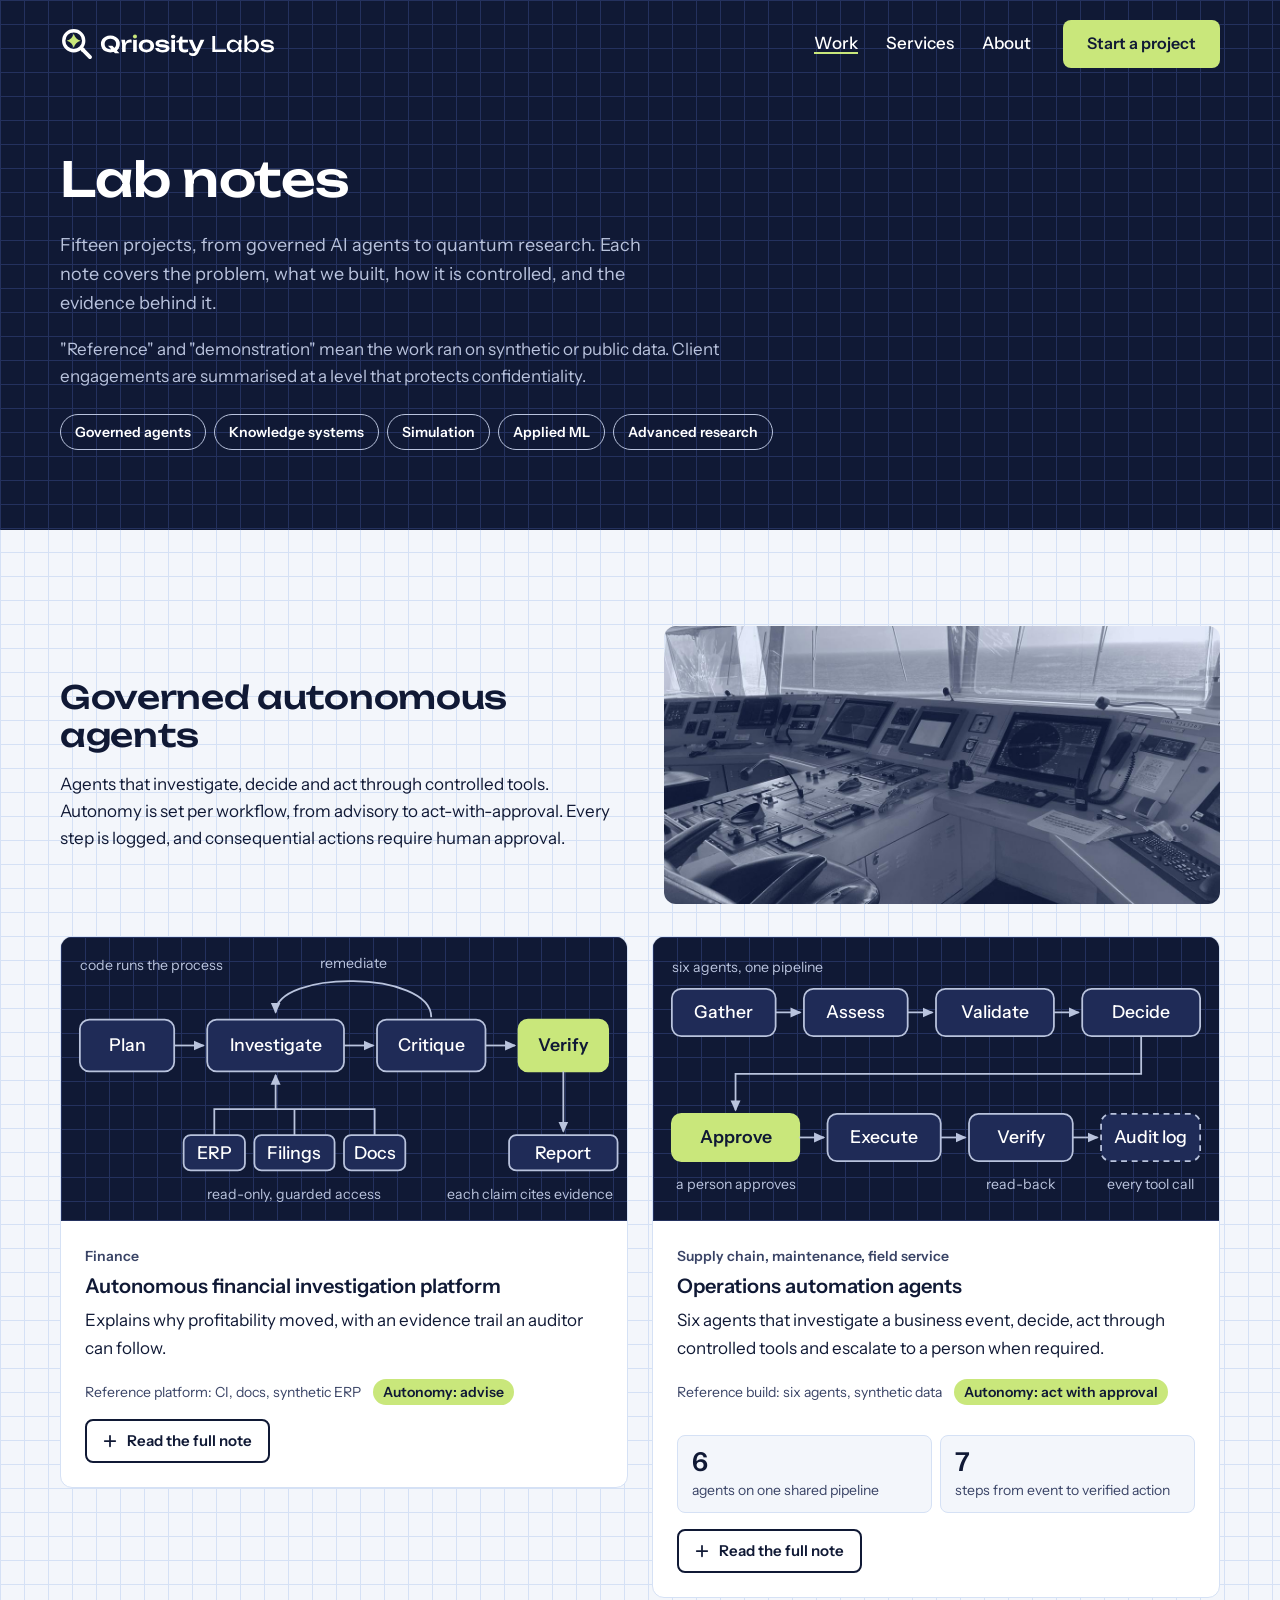
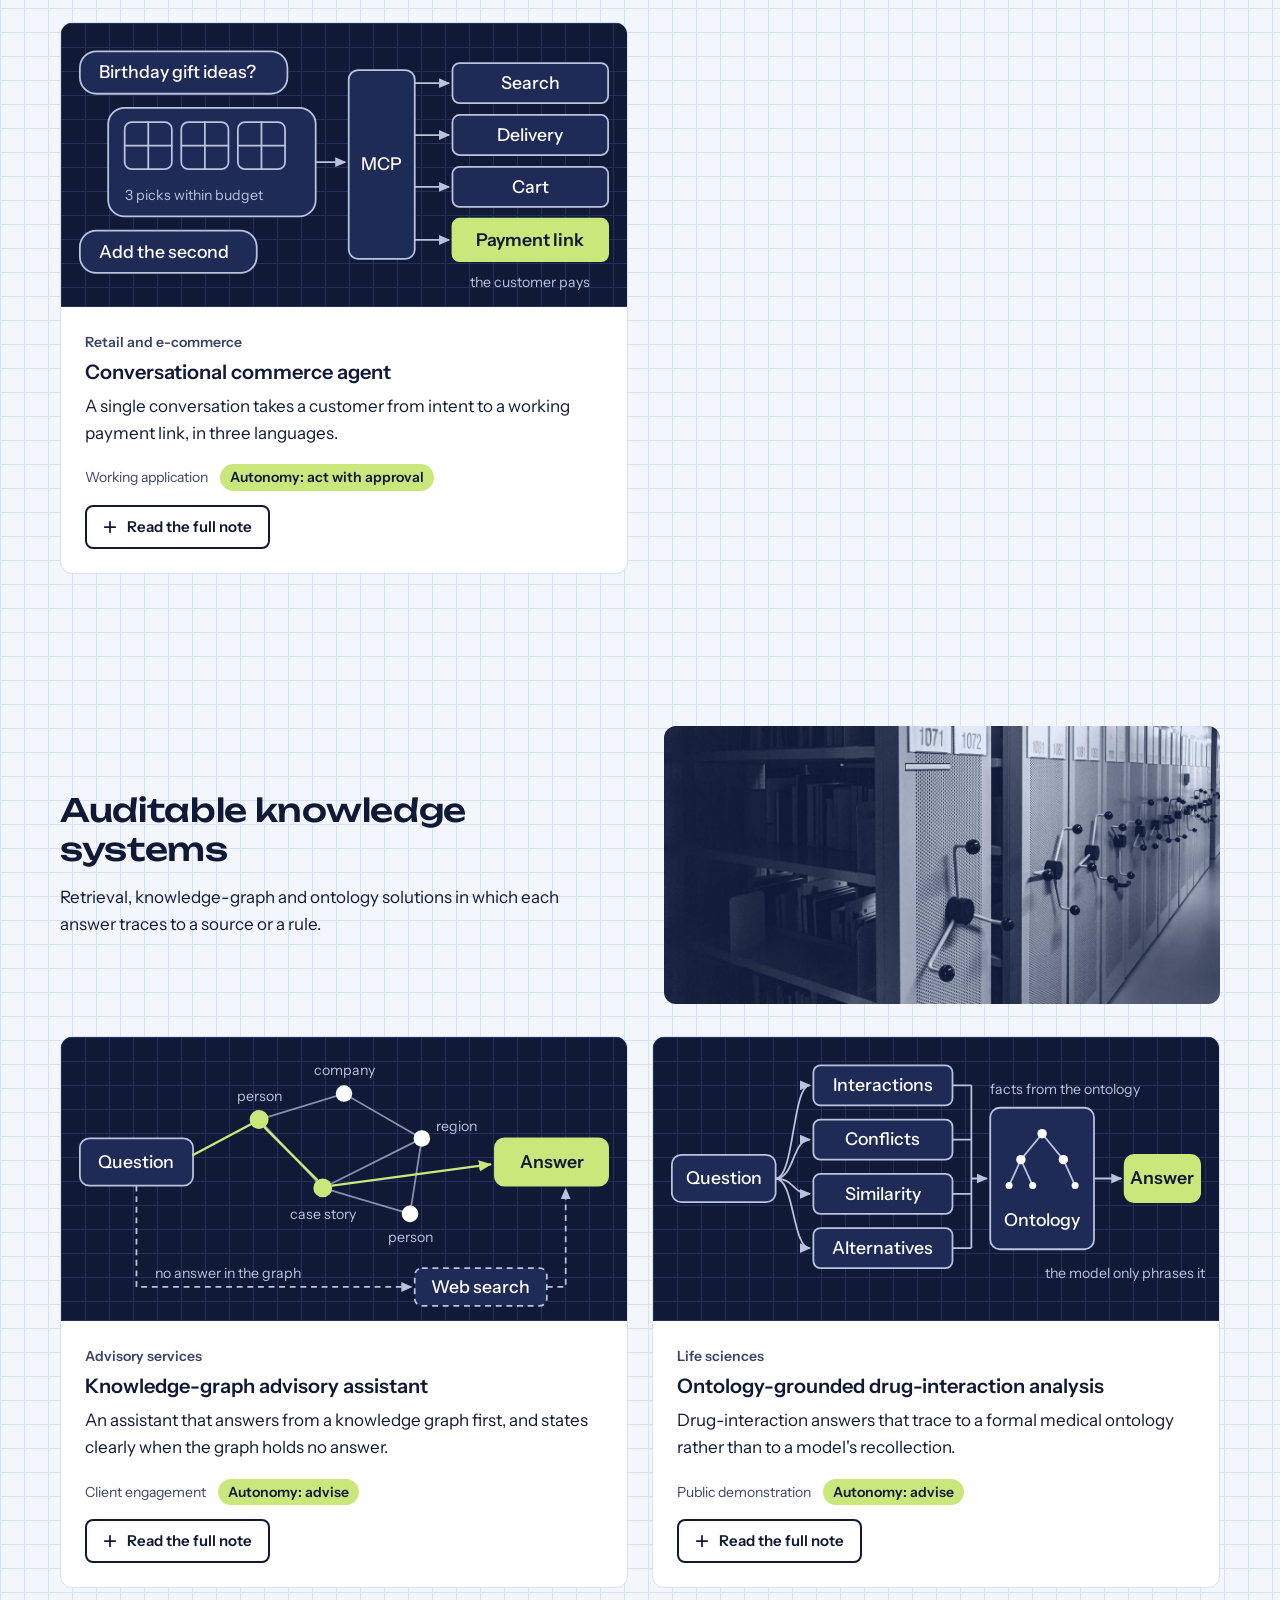
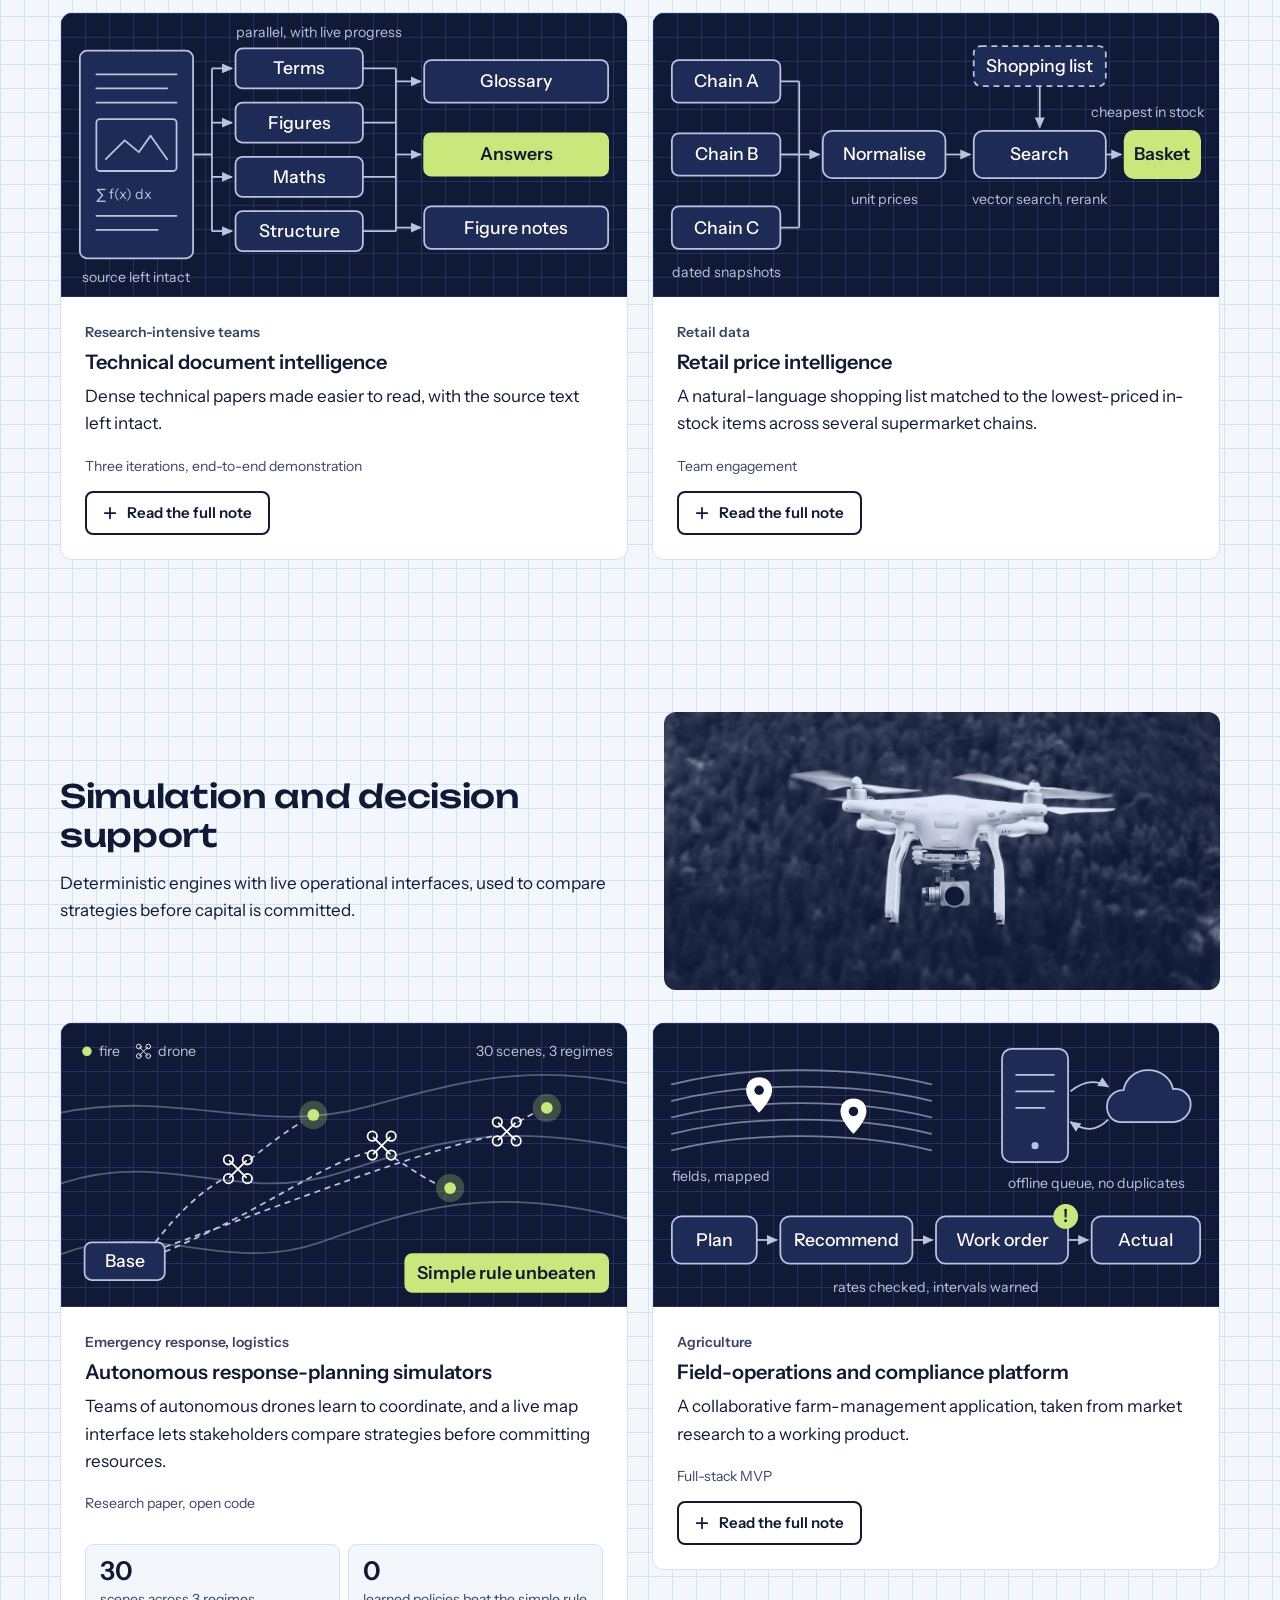
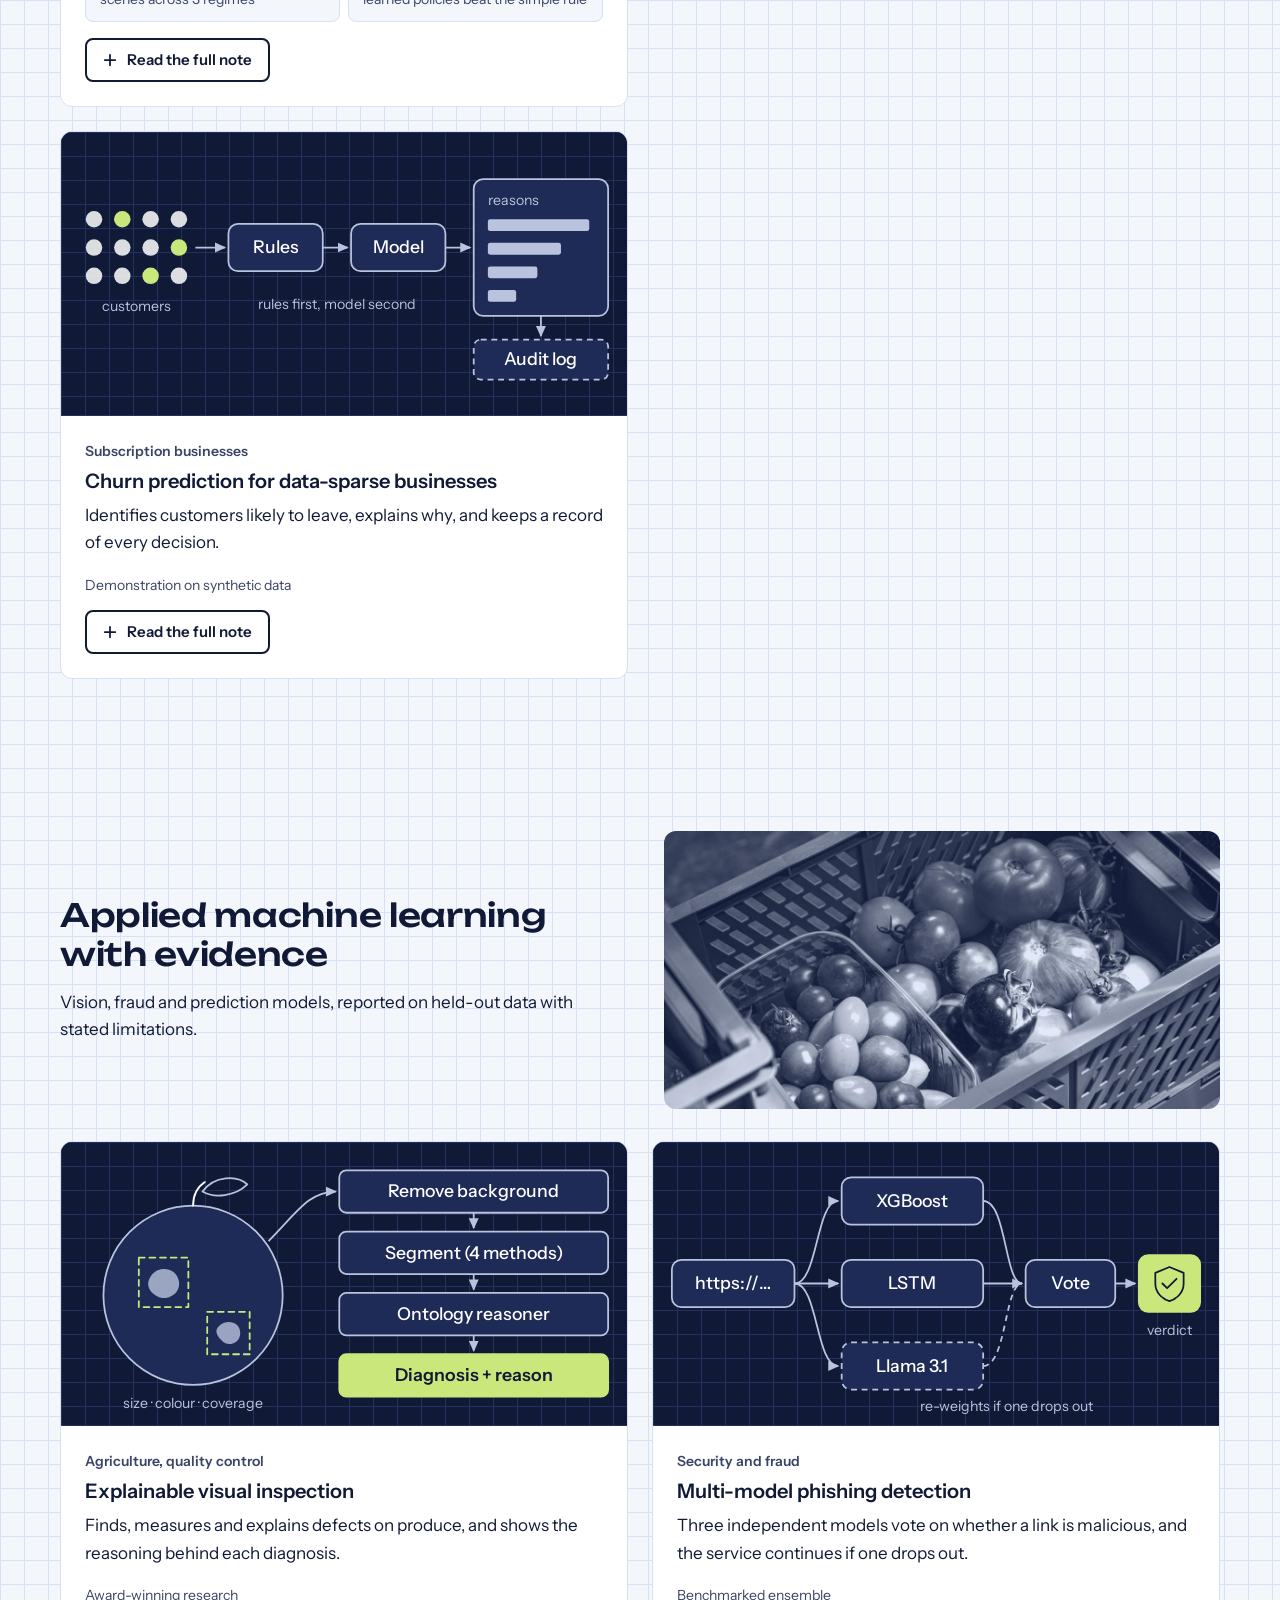
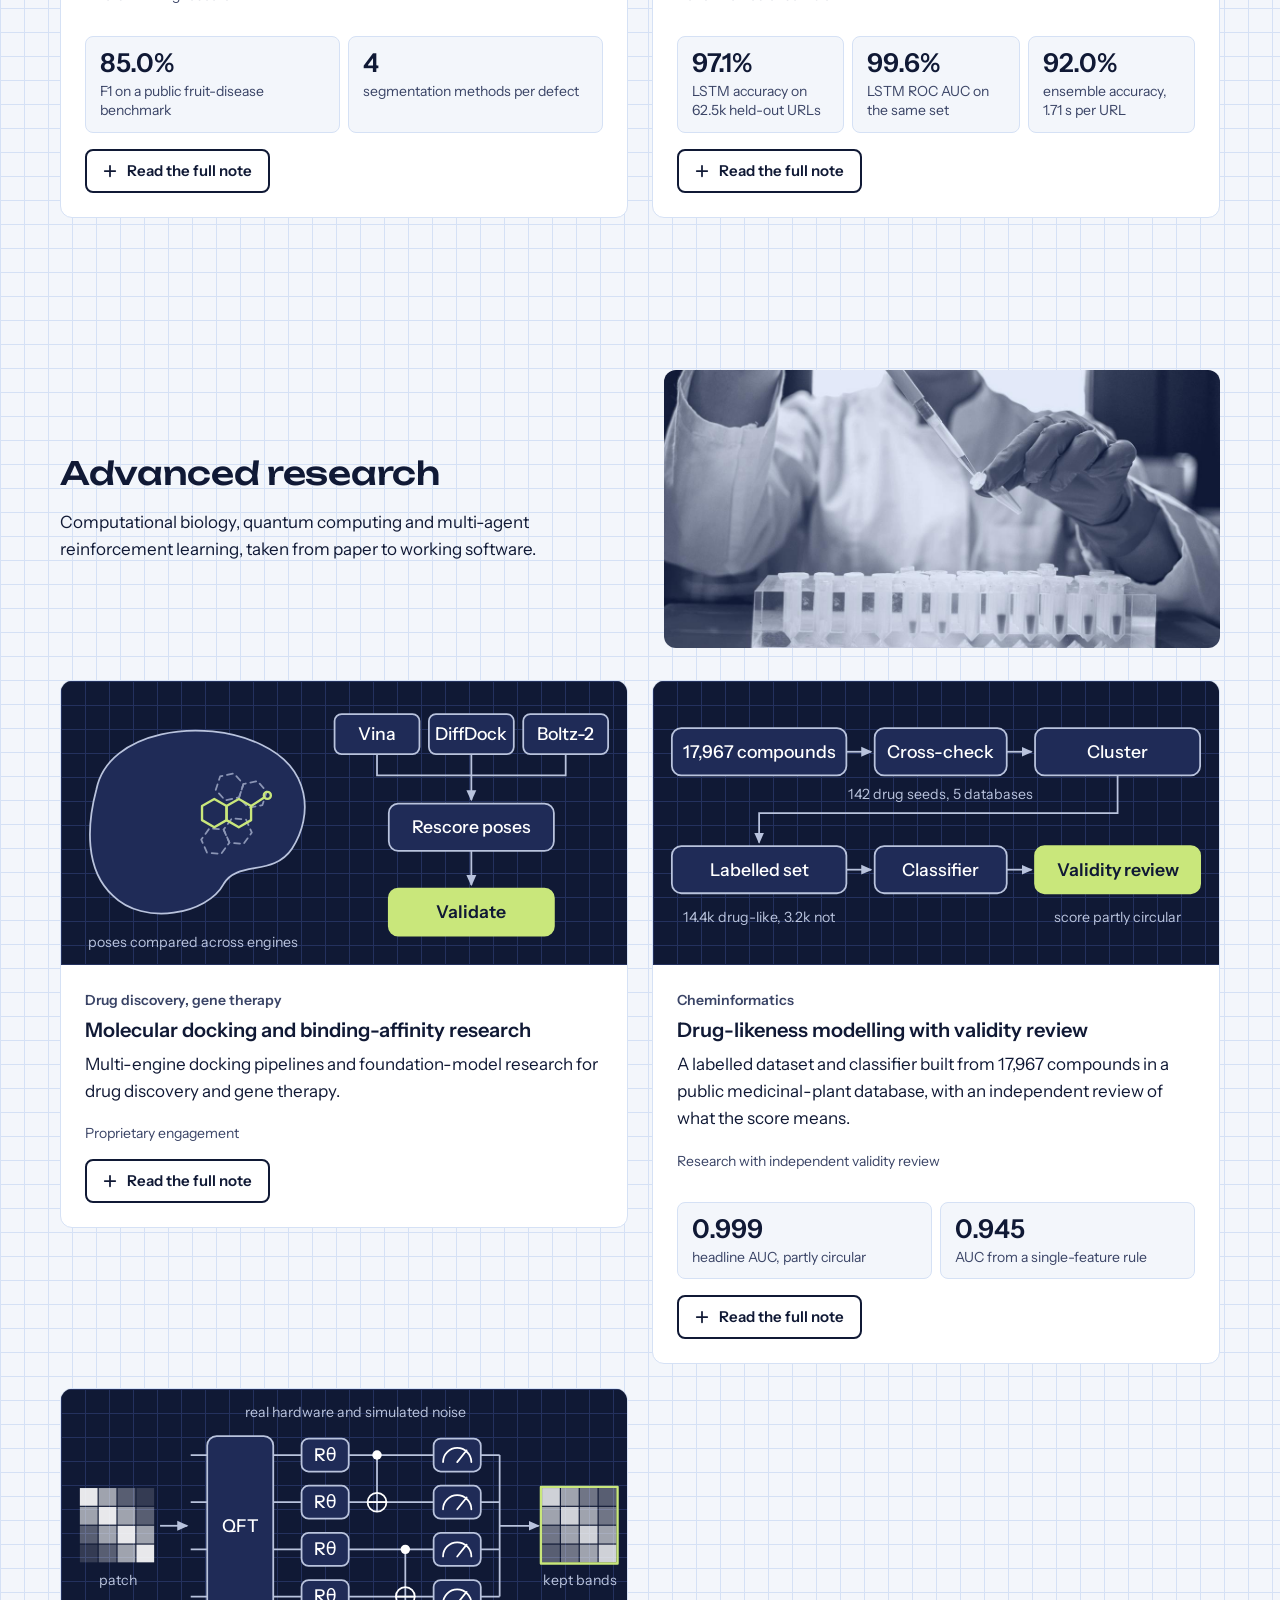
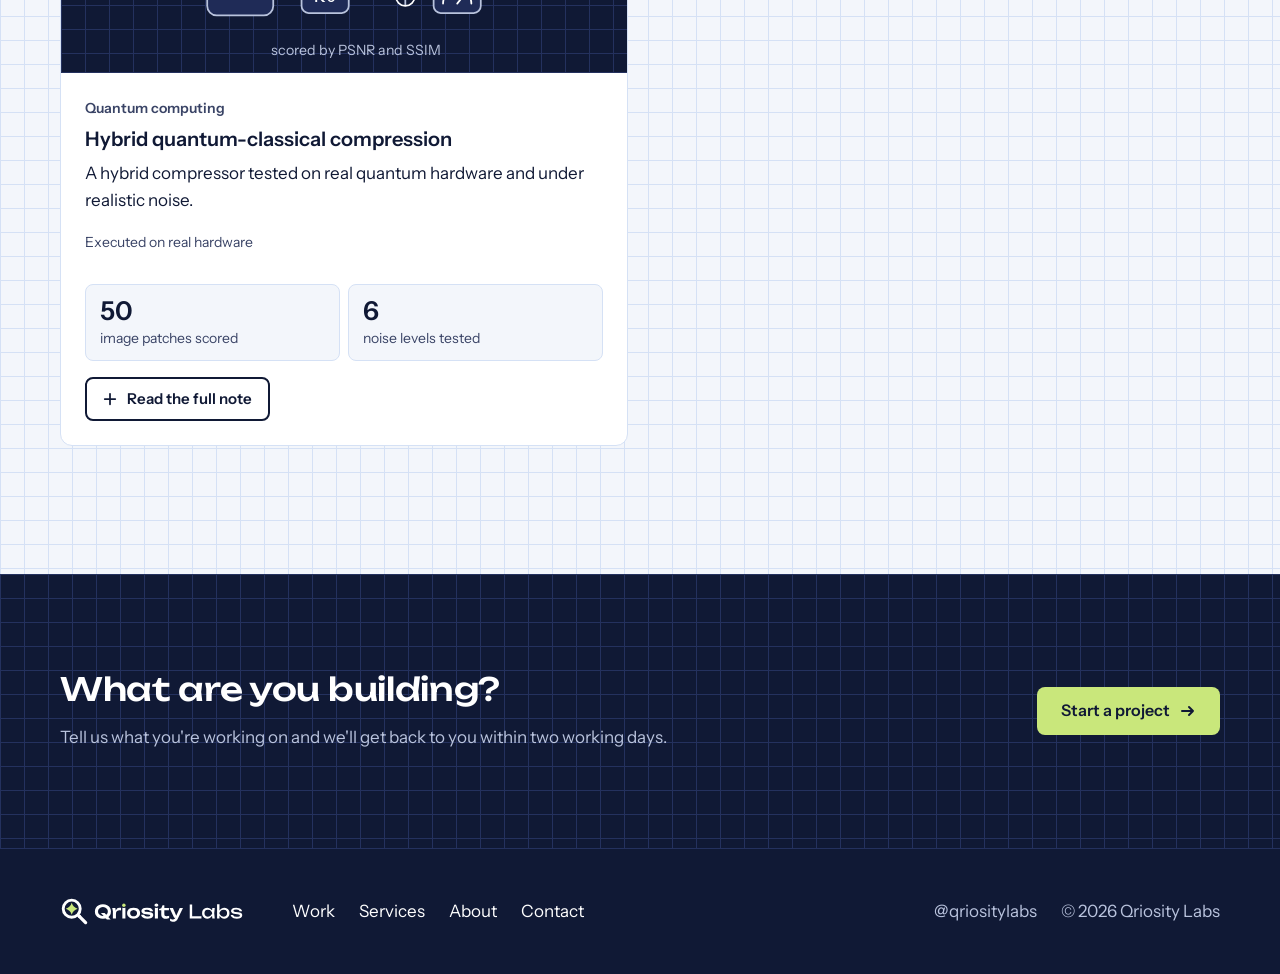
<file: work.html>
<!doctype html>
<html lang="en" class="no-js">
<head>
  <meta charset="utf-8">
  <meta name="viewport" content="width=device-width, initial-scale=1">
  <title>Lab notes | Qriosity Labs</title>
  <meta name="description" content="Fifteen lab notes from Qriosity Labs, from governed AI agents to quantum research, each with its controls and evidence.">
  <link rel="icon" href="assets/favicon.svg" type="image/svg+xml">
  <link rel="icon" href="assets/favicon-32.png" type="image/png" sizes="32x32">
  <link rel="apple-touch-icon" href="assets/apple-touch-icon-180.png">
  <link rel="preconnect" href="https://fonts.googleapis.com">
  <link rel="preconnect" href="https://fonts.gstatic.com" crossorigin>
  <link rel="stylesheet" href="https://fonts.googleapis.com/css2?family=Unbounded:wght@400;500;600&family=Instrument+Sans:wght@400;500;600&family=Caveat:wght@500&display=swap">
  <link rel="stylesheet" href="css/tokens.css">
  <link rel="stylesheet" href="css/site.css">
  <script>document.documentElement.className = "js" + ("IntersectionObserver" in window && !matchMedia("(prefers-reduced-motion: reduce)").matches ? " reveal-ready" : "");</script>
  <script src="js/site.js" defer></script>
</head>
<body id="top">
  <a class="skip-link" href="#main">Skip to content</a>

  <!-- Arrowheads shared by every diagram on the page -->
  <svg class="svg-defs" aria-hidden="true" focusable="false">
    <defs>
      <marker id="ar" viewBox="0 0 10 10" refX="8" refY="5" markerWidth="7" markerHeight="7" orient="auto-start-reverse"><path class="mk" d="M0 1 L9 5 L0 9 Z"/></marker>
      <marker id="ar-leaf" viewBox="0 0 10 10" refX="8" refY="5" markerWidth="6" markerHeight="6" orient="auto-start-reverse"><path class="mk mk-leaf" d="M0 1 L9 5 L0 9 Z"/></marker>
    </defs>
  </svg>

  <header class="site-header on-navy">
    <div class="container header-bar">
      <a class="brand" href="./"><img src="assets/qriosity-logo-horizontal-white.svg" alt="Qriosity Labs home" width="216" height="34"></a>
      <button class="menu-toggle" type="button" aria-expanded="false" aria-controls="site-nav">
        <span class="menu-icon" aria-hidden="true"></span>
        <span>Menu</span>
      </button>
      <nav class="site-nav" id="site-nav" aria-label="Main">
        <ul class="nav-list">
          <li><a href="work" aria-current="page">Work</a></li>
          <li><a href="services">Services</a></li>
          <li><a href="about">About</a></li>
        </ul>
        <a class="btn btn-leaf" href="contact">Start a project</a>
      </nav>
    </div>
  </header>

  <main id="main">
    <section class="page-hero blueprint on-navy" aria-labelledby="page-title">
      <div class="container">
        <h1 id="page-title">Lab notes</h1>
        <p class="hero-lede">Fifteen projects, from governed AI agents to quantum research. Each note covers the problem, what we built, how it is controlled, and the evidence behind it.</p>
        <p>"Reference" and "demonstration" mean the work ran on synthetic or public data. Client engagements are summarised at a level that protects confidentiality.</p>
        <ul class="chips" aria-label="Jump to an area">
          <li><a class="chip" href="#agents">Governed agents</a></li>
          <li><a class="chip" href="#knowledge">Knowledge systems</a></li>
          <li><a class="chip" href="#simulation">Simulation</a></li>
          <li><a class="chip" href="#ml">Applied ML</a></li>
          <li><a class="chip" href="#research">Advanced research</a></li>
        </ul>
      </div>
    </section>

    <!-- The financial-investigation, operations-agents and visual-inspection cards (with their diagrams)
         also appear on index.html. Keep them in sync. -->

    <section class="section" id="agents" aria-labelledby="agents-title">
      <div class="container">
        <div class="area-head">
          <div>
            <h2 id="agents-title">Governed autonomous agents</h2>
            <p class="section-intro">Agents that investigate, decide and act through controlled tools. Autonomy is set per workflow, from advisory to act-with-approval. Every step is logged, and consequential actions require human approval.</p>
          </div>
          <figure class="photo"><img src="assets/photos/agents.jpg" alt="The bridge of a ship, with rows of monitors and control panels" width="1200" height="600" loading="lazy" decoding="async"><img class="photo-color" src="assets/photos/agents-color.jpg" alt="" width="1200" height="600" loading="lazy" decoding="async"></figure>
        </div>
        <ol class="entries" role="list">
          <li class="entry" id="financial-investigation">
            <figure class="plate blueprint">
              <svg viewBox="0 0 480 240" role="img" aria-labelledby="fig-financial">
                <title id="fig-financial">Diagram: a planner hands work to an investigation loop. A critic sends weak findings back for remediation, and a deterministic verifier checks the result before it becomes a report in which each claim cites its evidence. ERP data, public filings and internal documents feed the investigation through read-only access.</title>
                <text class="c" x="16" y="28">code runs the process</text>
                <path class="l" d="M314 68 C314 28 182 28 182 64" marker-end="url(#ar)"/>
                <text class="c" x="248" y="26" text-anchor="middle">remediate</text>
                <rect class="n" x="16" y="70" width="80" height="44" rx="8"/><text class="t" x="56" y="97" text-anchor="middle">Plan</text>
                <rect class="n" x="124" y="70" width="116" height="44" rx="8"/><text class="t" x="182" y="97" text-anchor="middle">Investigate</text>
                <rect class="n" x="268" y="70" width="92" height="44" rx="8"/><text class="t" x="314" y="97" text-anchor="middle">Critique</text>
                <rect class="n n-key" x="388" y="70" width="76" height="44" rx="8"/><text class="t t-key" x="426" y="97" text-anchor="middle">Verify</text>
                <path class="l" d="M96 92 H121" marker-end="url(#ar)"/>
                <path class="l" d="M240 92 H265" marker-end="url(#ar)"/>
                <path class="l" d="M360 92 H385" marker-end="url(#ar)"/>
                <path class="l" d="M130 168 V146 H266 V168 M198 168 V146"/>
                <path class="l" d="M182 146 V117" marker-end="url(#ar)"/>
                <rect class="n" x="104" y="168" width="52" height="30" rx="6"/><text class="t" x="130" y="188" text-anchor="middle">ERP</text>
                <rect class="n" x="164" y="168" width="68" height="30" rx="6"/><text class="t" x="198" y="188" text-anchor="middle">Filings</text>
                <rect class="n" x="240" y="168" width="52" height="30" rx="6"/><text class="t" x="266" y="188" text-anchor="middle">Docs</text>
                <text class="c" x="198" y="222" text-anchor="middle">read-only, guarded access</text>
                <path class="l" d="M426 114 V165" marker-end="url(#ar)"/>
                <rect class="n" x="380" y="168" width="92" height="30" rx="6"/><text class="t" x="426" y="188" text-anchor="middle">Report</text>
                <text class="c" x="468" y="222" text-anchor="end">each claim cites evidence</text>
              </svg>
            </figure>
            <div class="entry-body">
              <p class="eyebrow">Finance</p>
              <h3>Autonomous financial investigation platform</h3>
              <p>Explains why profitability moved, with an evidence trail an auditor can follow.</p>
              <p class="entry-meta"><span>Reference platform: CI, docs, synthetic ERP</span><span class="badge">Autonomy: advise</span></p>
              <details>
                <summary>Read the full note</summary>
                <dl>
                  <dt>The challenge</dt>
                  <dd>Finance questions draw on ERPs, external filings and internal documents. An answer without provenance cannot be audited or signed off.</dd>
                  <dt>The solution</dt>
                  <dd>An investigation platform in which code, not the prompt, controls the process: planner → investigation loop → adversarial critic → remediation loop → deterministic verifier.</dd>
                  <dt>Controls and evidence</dt>
                  <dd>
                    <ul>
                      <li>Every fact is stored with its source. Every claim is classified (fact, calculation, assumption, scenario or inference) and lists the evidence for and against it.</li>
                      <li>Database access is read-only and guarded. State, memory, recovery and permissions are explicit policy.</li>
                      <li>A configuration-driven evaluation suite scores the agent before any demonstration.</li>
                    </ul>
                  </dd>
                  <dt>Data sources</dt>
                  <dd>Guarded database queries, public regulatory filings, public macroeconomic series, internal documents, anomaly detection and a scenario engine.</dd>
                  <dt>Status</dt>
                  <dd>Full platform with continuous integration, documentation and a demonstration script. It runs on a labelled synthetic ERP, so it can be evaluated without client data.</dd>
                  <dt>Autonomy level</dt>
                  <dd>Advise. The platform reads, analyses and reports, and a person acts on the findings.</dd>
                  <dt>Relevant to</dt>
                  <dd>Corporate finance, internal audit and risk functions.</dd>
                  <dt>Technology</dt>
                  <dd>Python 3.11, FastAPI, SQLAlchemy (Postgres/SQLite), Pydantic, OpenAI Responses API, Next.js, Tailwind, Docker Compose, GitHub Actions (ruff, mypy, pytest)</dd>
                </dl>
              </details>
            </div>
          </li>
          <li class="entry" id="operations-agents">
            <figure class="plate blueprint">
              <svg viewBox="0 0 480 240" role="img" aria-labelledby="fig-operations">
                <title id="fig-operations">Diagram: six agents share one pipeline. They gather, assess, validate and decide, then a person approves before the agent executes and verifies the change by reading it back. Every tool call is written to an audit log.</title>
                <text class="c" x="16" y="30">six agents, one pipeline</text>
                <rect class="n" x="16" y="44" width="88" height="40" rx="8"/><text class="t" x="60" y="69" text-anchor="middle">Gather</text>
                <rect class="n" x="128" y="44" width="88" height="40" rx="8"/><text class="t" x="172" y="69" text-anchor="middle">Assess</text>
                <rect class="n" x="240" y="44" width="100" height="40" rx="8"/><text class="t" x="290" y="69" text-anchor="middle">Validate</text>
                <rect class="n" x="364" y="44" width="100" height="40" rx="8"/><text class="t" x="414" y="69" text-anchor="middle">Decide</text>
                <path class="l" d="M104 64 H125" marker-end="url(#ar)"/>
                <path class="l" d="M216 64 H237" marker-end="url(#ar)"/>
                <path class="l" d="M340 64 H361" marker-end="url(#ar)"/>
                <path class="l" d="M414 84 V116 H70 V147" marker-end="url(#ar)"/>
                <rect class="n n-key" x="16" y="150" width="108" height="40" rx="8"/><text class="t t-key" x="70" y="175" text-anchor="middle">Approve</text>
                <rect class="n" x="148" y="150" width="96" height="40" rx="8"/><text class="t" x="196" y="175" text-anchor="middle">Execute</text>
                <rect class="n" x="268" y="150" width="88" height="40" rx="8"/><text class="t" x="312" y="175" text-anchor="middle">Verify</text>
                <rect class="n dash" x="380" y="150" width="84" height="40" rx="8"/><text class="t" x="422" y="175" text-anchor="middle">Audit log</text>
                <path class="l" d="M124 170 H145" marker-end="url(#ar)"/>
                <path class="l" d="M244 170 H265" marker-end="url(#ar)"/>
                <path class="l" d="M356 170 H377" marker-end="url(#ar)"/>
                <text class="c" x="70" y="214" text-anchor="middle">a person approves</text>
                <text class="c" x="312" y="214" text-anchor="middle">read-back</text>
                <text class="c" x="422" y="214" text-anchor="middle">every tool call</text>
              </svg>
            </figure>
            <div class="entry-body">
              <p class="eyebrow">Supply chain, maintenance, field service</p>
              <h3>Operations automation agents</h3>
              <p>Six agents that investigate a business event, decide, act through controlled tools and escalate to a person when required.</p>
              <p class="entry-meta"><span>Reference build: six agents, synthetic data</span><span class="badge">Autonomy: act with approval</span></p>
              <ul class="stats" role="list">
                <li class="stat"><span class="stat-value">6</span><span class="stat-label">agents on one shared pipeline</span></li>
                <li class="stat"><span class="stat-value">7</span><span class="stat-label">steps from event to verified action</span></li>
              </ul>
              <details>
                <summary>Read the full note</summary>
                <dl>
                  <dt>The challenge</dt>
                  <dd>An agent that can commit spend or change records needs hard limits and a full audit trail before it can be connected to core systems.</dd>
                  <dt>The solution</dt>
                  <dd>Agents for supplier disruption, maintenance triage, field-service rescheduling, procurement exceptions (three-way match), inventory stockouts, and a cross-domain operations control tower.</dd>
                  <dt>Controls and evidence</dt>
                  <dd>
                    <ul>
                      <li>One shared pipeline: gather → assess → validate → decide → approval gate → execute → verify.</li>
                      <li>Spend limits, approved vendors and tolerances are enforced in code. Writes are idempotent and verified by read-back. Every tool call is audited.</li>
                      <li>Run state is persisted, so a human approval can resume the work later.</li>
                      <li>The stockout agent survives a forced shutdown and replays safely.</li>
                      <li>Each agent ships with deterministic evaluations and unit tests. Without a model API key it falls back to a deterministic heuristic.</li>
                    </ul>
                  </dd>
                  <dt>Status</dt>
                  <dd>All data is synthetic. The tool layer is designed to map onto a production ERP or enterprise asset-management system.</dd>
                  <dt>Autonomy level</dt>
                  <dd>Act with approval. Consequential actions wait for a person.</dd>
                  <dt>Relevant to</dt>
                  <dd>Global manufacturing, utilities, procurement and field-service operations.</dd>
                  <dt>Technology</dt>
                  <dd>Python 3.12, LangGraph, MCP, FastAPI, Pydantic, SQLite (simulated ERP/EAM), TypeScript, Vite</dd>
                </dl>
              </details>
            </div>
          </li>
          <li class="entry" id="conversational-commerce">
            <figure class="plate blueprint">
              <svg viewBox="0 0 480 240" role="img" aria-labelledby="fig-commerce">
                <title id="fig-commerce">Diagram: a customer chats with the agent, which reaches the retailer's catalogue and ordering systems through the Model Context Protocol to search, check delivery and build a cart. The conversation ends in a payment link that the customer completes.</title>
                <rect class="n" x="16" y="24" width="176" height="36" rx="14"/><text class="t" x="32" y="47">Birthday gift ideas?</text>
                <rect class="n" x="40" y="72" width="176" height="92" rx="14"/>
                <rect class="i i-mist" x="54" y="84" width="40" height="40" rx="6"/><path class="i i-mist" d="M74 84 V124 M54 104 H94"/>
                <rect class="i i-mist" x="102" y="84" width="40" height="40" rx="6"/><path class="i i-mist" d="M122 84 V124 M102 104 H142"/>
                <rect class="i i-mist" x="150" y="84" width="40" height="40" rx="6"/><path class="i i-mist" d="M170 84 V124 M150 104 H190"/>
                <text class="c" x="54" y="150">3 picks within budget</text>
                <rect class="n" x="16" y="176" width="150" height="36" rx="14"/><text class="t" x="32" y="199">Add the second</text>
                <path class="l" d="M216 118 H241" marker-end="url(#ar)"/>
                <rect class="n" x="244" y="40" width="56" height="160" rx="8"/><text class="t" x="272" y="125" text-anchor="middle">MCP</text>
                <path class="l" d="M300 51 H329" marker-end="url(#ar)"/>
                <path class="l" d="M300 95 H329" marker-end="url(#ar)"/>
                <path class="l" d="M300 139 H329" marker-end="url(#ar)"/>
                <path class="l" d="M300 184 H329" marker-end="url(#ar)"/>
                <rect class="n" x="332" y="34" width="132" height="34" rx="6"/><text class="t" x="398" y="56" text-anchor="middle">Search</text>
                <rect class="n" x="332" y="78" width="132" height="34" rx="6"/><text class="t" x="398" y="100" text-anchor="middle">Delivery</text>
                <rect class="n" x="332" y="122" width="132" height="34" rx="6"/><text class="t" x="398" y="144" text-anchor="middle">Cart</text>
                <rect class="n n-key" x="332" y="166" width="132" height="36" rx="6"/><text class="t t-key" x="398" y="189" text-anchor="middle">Payment link</text>
                <text class="c" x="398" y="224" text-anchor="middle">the customer pays</text>
              </svg>
            </figure>
            <div class="entry-body">
              <p class="eyebrow">Retail and e-commerce</p>
              <h3>Conversational commerce agent</h3>
              <p>A single conversation takes a customer from intent to a working payment link, in three languages.</p>
              <p class="entry-meta"><span>Working application</span><span class="badge">Autonomy: act with approval</span></p>
              <details>
                <summary>Read the full note</summary>
                <dl>
                  <dt>The challenge</dt>
                  <dd>Gift purchasing involves search, comparison, delivery checks, payment and tracking. Each extra step between intent and payment is an opportunity to lose the customer.</dd>
                  <dt>The solution</dt>
                  <dd>A chat-first agent integrated with a retailer's catalogue and ordering systems through the Model Context Protocol. Built for an industry agent-building competition in 2026.</dd>
                  <dt>Capabilities</dt>
                  <dd>
                    <ul>
                      <li>Search, delivery check, cart, guest checkout with a live payment link, and order tracking, all within the conversation.</li>
                      <li>Photo-based search, a bundle builder that works to a stated budget, side-by-side comparison, and personalised message previews in a non-Latin script.</li>
                      <li>Three languages, including a non-Latin script and a mixed local-English style.</li>
                      <li>Persistent memory of recipients, occasions, location, language and budget, with a local holiday calendar.</li>
                      <li>Streaming responses with parallel tool calls, rendered as rich product cards and delivery quotes.</li>
                    </ul>
                  </dd>
                  <dt>Resilience</dt>
                  <dd>A dependency-free integration client with synonym retry, browse fallback when search returns nothing, stale-on-error caching, jittered retries and session reconnect. Installable progressive web app that meets accessibility requirements (live regions, focus management, reduced-motion support).</dd>
                  <dt>Autonomy level</dt>
                  <dd>Act with approval. The customer reviews the cart and completes payment.</dd>
                  <dt>Relevant to</dt>
                  <dd>Retail, gifting and marketplace operators.</dd>
                  <dt>Technology</dt>
                  <dd>Next.js 14 (App Router), TypeScript, Tailwind, OpenAI function calling, Model Context Protocol, custom SSE protocol, Vercel</dd>
                </dl>
              </details>
            </div>
          </li>
        </ol>
      </div>
    </section>

    <section class="section" id="knowledge" aria-labelledby="knowledge-title">
      <div class="container">
        <div class="area-head">
          <div>
            <h2 id="knowledge-title">Auditable knowledge systems</h2>
            <p class="section-intro">Retrieval, knowledge-graph and ontology solutions in which each answer traces to a source or a rule.</p>
          </div>
          <figure class="photo"><img src="assets/photos/knowledge.jpg" alt="Rolling archive shelves in a records store" width="1200" height="600" loading="lazy" decoding="async"><img class="photo-color" src="assets/photos/knowledge-color.jpg" alt="" width="1200" height="600" loading="lazy" decoding="async"></figure>
        </div>
        <ol class="entries" role="list">
          <li class="entry" id="knowledge-graph-assistant">
            <figure class="plate blueprint">
              <svg viewBox="0 0 480 240" role="img" aria-labelledby="fig-graph">
                <title id="fig-graph">Diagram: a question is answered from a knowledge graph of people, companies, regions and case stories, following a path through the graph to the answer. When the graph holds no answer, the assistant falls back to web search.</title>
                <rect class="n" x="16" y="86" width="96" height="40" rx="8"/><text class="t" x="64" y="111" text-anchor="middle">Question</text>
                <path class="l" opacity="0.7" d="M168 70 L240 48 L306 86 L222 128 Z M222 128 L296 150 L306 86"/>
                <path class="i i-leaf w2" d="M112 100 L161 74"/>
                <path class="i i-leaf w2" d="M173 77 L217 121"/>
                <path class="i i-leaf w2" d="M230 126 L364 108" marker-end="url(#ar-leaf)"/>
                <circle class="f-white" cx="240" cy="48" r="7"/>
                <circle class="f-white" cx="306" cy="86" r="7"/>
                <circle class="f-white" cx="296" cy="150" r="7"/>
                <circle class="f-leaf" cx="168" cy="70" r="8"/>
                <circle class="f-leaf" cx="222" cy="128" r="8"/>
                <text class="c" x="168" y="54" text-anchor="middle">person</text>
                <text class="c" x="240" y="32" text-anchor="middle">company</text>
                <text class="c" x="318" y="80">region</text>
                <text class="c" x="222" y="154" text-anchor="middle">case story</text>
                <text class="c" x="296" y="174" text-anchor="middle">person</text>
                <rect class="n n-key" x="368" y="86" width="96" height="40" rx="8"/><text class="t t-key" x="416" y="111" text-anchor="middle">Answer</text>
                <path class="l dash" d="M64 126 V212 H297" marker-end="url(#ar)"/>
                <text class="c" x="80" y="204">no answer in the graph</text>
                <rect class="n dash" x="300" y="196" width="112" height="32" rx="6"/><text class="t" x="356" y="217" text-anchor="middle">Web search</text>
                <path class="l dash" d="M412 212 H428 V129" marker-end="url(#ar)"/>
              </svg>
            </figure>
            <div class="entry-body">
              <p class="eyebrow">Advisory services</p>
              <h3>Knowledge-graph advisory assistant</h3>
              <p>An assistant that answers from a knowledge graph first, and states clearly when the graph holds no answer.</p>
              <p class="entry-meta"><span>Client engagement</span><span class="badge">Autonomy: advise</span></p>
              <details>
                <summary>Read the full note</summary>
                <dl>
                  <dt>The challenge</dt>
                  <dd>Interviews and case notes hold an organisation's expertise, but the material cannot be searched. Plain vector search misses how people, companies and events relate.</dd>
                  <dt>The solution</dt>
                  <dd>
                    Two connected components for an advisory product.
                    <ul>
                      <li><strong>The assistant:</strong> Answers questions from a Neo4j graph through a Cypher query tool, falls back to web search when the graph has no answer, and summarises long conversations to manage memory. Runs with Qdrant indexing and a Redis/Postgres-backed LangGraph server.</li>
                      <li><strong>The extractor:</strong> Converts raw interview transcripts into a graph of people, companies, regions and case stories, with typed output ready to load.</li>
                    </ul>
                  </dd>
                  <dt>Related build</dt>
                  <dd>An incident-knowledge assistant in which a router selects vector search or generated graph queries for each question.</dd>
                  <dt>Status</dt>
                  <dd>Client engagement, delivered with colleagues. Client confidential.</dd>
                  <dt>Autonomy level</dt>
                  <dd>Advise. The assistant answers questions and does not change records.</dd>
                  <dt>Relevant to</dt>
                  <dd>Advisory, consulting and any firm with years of unstructured case material.</dd>
                  <dt>Technology</dt>
                  <dd>LangGraph, Neo4j, Qdrant, GPT-4o, Groq, Pydantic, Docker Compose</dd>
                </dl>
              </details>
            </div>
          </li>
          <li class="entry" id="drug-interaction">
            <figure class="plate blueprint">
              <svg viewBox="0 0 480 240" role="img" aria-labelledby="fig-drug">
                <title id="fig-drug">Diagram: a question goes to four specialist agents for interactions, conflicts, similarity and alternative medication. Each one queries a formal medical ontology, and a language model only phrases the structured result as the answer.</title>
                <rect class="n" x="16" y="100" width="88" height="40" rx="8"/><text class="t" x="60" y="125" text-anchor="middle">Question</text>
                <path class="l" d="M104 120 C120 120 118 41 133 41" marker-end="url(#ar)"/>
                <path class="l" d="M104 120 C120 120 118 87 133 87" marker-end="url(#ar)"/>
                <path class="l" d="M104 120 C120 120 118 133 133 133" marker-end="url(#ar)"/>
                <path class="l" d="M104 120 C120 120 118 179 133 179" marker-end="url(#ar)"/>
                <rect class="n" x="136" y="24" width="118" height="34" rx="6"/><text class="t" x="195" y="46" text-anchor="middle">Interactions</text>
                <rect class="n" x="136" y="70" width="118" height="34" rx="6"/><text class="t" x="195" y="92" text-anchor="middle">Conflicts</text>
                <rect class="n" x="136" y="116" width="118" height="34" rx="6"/><text class="t" x="195" y="138" text-anchor="middle">Similarity</text>
                <rect class="n" x="136" y="162" width="118" height="34" rx="6"/><text class="t" x="195" y="184" text-anchor="middle">Alternatives</text>
                <path class="l" d="M254 41 H270 M254 87 H270 M254 133 H270 M254 179 H270 M270 41 V179"/>
                <path class="l" d="M270 120 H283" marker-end="url(#ar)"/>
                <text class="c" x="286" y="48">facts from the ontology</text>
                <rect class="n" x="286" y="60" width="88" height="120" rx="8"/>
                <path class="i i-mist" d="M330 82 L312 104 M330 82 L348 104 M312 104 L302 126 M312 104 L322 126 M348 104 L358 126"/>
                <circle class="f-white" cx="330" cy="82" r="4"/>
                <circle class="f-white" cx="312" cy="104" r="4"/>
                <circle class="f-white" cx="348" cy="104" r="4"/>
                <circle class="f-white" cx="302" cy="126" r="3"/>
                <circle class="f-white" cx="322" cy="126" r="3"/>
                <circle class="f-white" cx="358" cy="126" r="3"/>
                <text class="t" x="330" y="160" text-anchor="middle">Ontology</text>
                <path class="l" d="M374 120 H397" marker-end="url(#ar)"/>
                <rect class="n n-key" x="400" y="100" width="64" height="40" rx="8"/><text class="t t-key" x="432" y="125" text-anchor="middle">Answer</text>
                <text class="c" x="468" y="204" text-anchor="end">the model only phrases it</text>
              </svg>
            </figure>
            <div class="entry-body">
              <p class="eyebrow">Life sciences</p>
              <h3>Ontology-grounded drug-interaction analysis</h3>
              <p>Drug-interaction answers that trace to a formal medical ontology rather than to a model's recollection.</p>
              <p class="entry-meta"><span>Public demonstration</span><span class="badge">Autonomy: advise</span></p>
              <details>
                <summary>Read the full note</summary>
                <dl>
                  <dt>The challenge</dt>
                  <dd>In a clinical setting, a fluent but incorrect answer is worse than no answer.</dd>
                  <dt>The solution</dt>
                  <dd>Four specialist agents (interaction, conflict, similarity and alternative medication), orchestrated with LangGraph. Each queries an OWL/RDF ontology. A language model then converts the structured results into a readable answer.</dd>
                  <dt>Controls and evidence</dt>
                  <dd>Facts come from the ontology, and the language model only phrases them. Every query is logged.</dd>
                  <dt>Status</dt>
                  <dd>Public demonstration with inference tracking, a web interface and a command-line tool.</dd>
                  <dt>Autonomy level</dt>
                  <dd>Advise. The system answers questions and does not act on them.</dd>
                  <dt>Relevant to</dt>
                  <dd>Pharma, clinical decision support and any domain governed by a formal rulebook.</dd>
                  <dt>Technology</dt>
                  <dd>Python, LangGraph, LangChain, RDFlib/OWL, Groq (open-source models), Streamlit, Hugging Face Spaces</dd>
                </dl>
              </details>
            </div>
          </li>
          <li class="entry" id="document-intelligence">
            <figure class="plate blueprint">
              <svg viewBox="0 0 480 240" role="img" aria-labelledby="fig-docs">
                <title id="fig-docs">Diagram: a technical paper is read by parallel agents for terminology, figures, mathematics and structure, which produce a glossary, answers and figure notes. The source text is left intact.</title>
                <rect class="n" x="16" y="32" width="96" height="176" rx="6"/>
                <path class="i i-mist" d="M30 52 H98 M30 64 H90 M30 76 H98"/>
                <rect class="i i-mist" x="30" y="90" width="68" height="44" rx="3"/>
                <path class="i i-mist" d="M38 124 L54 108 L66 118 L76 104 L90 124"/>
                <text class="c" x="30" y="158">∑ f(x) dx</text>
                <path class="i i-mist" d="M30 172 H98 M30 184 H82"/>
                <text class="c" x="64" y="228" text-anchor="middle">source left intact</text>
                <text class="c" x="148" y="20">parallel, with live progress</text>
                <path class="l" d="M112 120 H128 M128 47 V185"/>
                <path class="l" d="M128 47 H145" marker-end="url(#ar)"/>
                <path class="l" d="M128 93 H145" marker-end="url(#ar)"/>
                <path class="l" d="M128 139 H145" marker-end="url(#ar)"/>
                <path class="l" d="M128 185 H145" marker-end="url(#ar)"/>
                <rect class="n" x="148" y="30" width="108" height="34" rx="6"/><text class="t" x="202" y="52" text-anchor="middle">Terms</text>
                <rect class="n" x="148" y="76" width="108" height="34" rx="6"/><text class="t" x="202" y="98" text-anchor="middle">Figures</text>
                <rect class="n" x="148" y="122" width="108" height="34" rx="6"/><text class="t" x="202" y="144" text-anchor="middle">Maths</text>
                <rect class="n" x="148" y="168" width="108" height="34" rx="6"/><text class="t" x="202" y="190" text-anchor="middle">Structure</text>
                <path class="l" d="M256 47 H284 M256 93 H284 M256 139 H284 M256 185 H284 M284 47 V185"/>
                <path class="l" d="M284 58 H305" marker-end="url(#ar)"/>
                <path class="l" d="M284 120 H305" marker-end="url(#ar)"/>
                <path class="l" d="M284 182 H305" marker-end="url(#ar)"/>
                <rect class="n" x="308" y="40" width="156" height="36" rx="6"/><text class="t" x="386" y="63" text-anchor="middle">Glossary</text>
                <rect class="n n-key" x="308" y="102" width="156" height="36" rx="6"/><text class="t t-key" x="386" y="125" text-anchor="middle">Answers</text>
                <rect class="n" x="308" y="164" width="156" height="36" rx="6"/><text class="t" x="386" y="187" text-anchor="middle">Figure notes</text>
              </svg>
            </figure>
            <div class="entry-body">
              <p class="eyebrow">Research-intensive teams</p>
              <h3>Technical document intelligence</h3>
              <p>Dense technical papers made easier to read, with the source text left intact.</p>
              <p class="entry-meta"><span>Three iterations, end-to-end demonstration</span></p>
              <details>
                <summary>Read the full note</summary>
                <dl>
                  <dt>The challenge</dt>
                  <dd>Specialists spend hours on terminology, equations and figures before reaching the substance.</dd>
                  <dt>The solution</dt>
                  <dd>
                    Three iterations, from a research prototype to a full-stack application to a containerised retrieval stack.
                    <ul>
                      <li>Parallel analysis agents cover terminology, figures (through vision models), mathematics and document structure, and report progress in real time.</li>
                      <li>The latest version routes each request (question, glossary or figure) across a vector store, cache and relational database.</li>
                    </ul>
                  </dd>
                  <dt>Evidence</dt>
                  <dd>Run end to end on a landmark machine-learning paper: sections parsed, figures described, glossary built and a quality report produced.</dd>
                  <dt>Relevant to</dt>
                  <dd>R&amp;D, due-diligence and compliance teams with heavy technical reading.</dd>
                  <dt>Technology</dt>
                  <dd>FastAPI, LangGraph, Azure OpenAI (GPT-4o and embeddings), Next.js 14, KaTeX, Qdrant, Redis, Postgres, Docker Compose</dd>
                </dl>
              </details>
            </div>
          </li>
          <li class="entry" id="price-intelligence">
            <figure class="plate blueprint">
              <svg viewBox="0 0 480 240" role="img" aria-labelledby="fig-prices">
                <title id="fig-prices">Diagram: collectors take dated snapshots from three supermarket chains and normalise unit prices and promotions into one product model. A free-text shopping list is searched and reranked to find the lowest-priced items in stock.</title>
                <rect class="n" x="16" y="40" width="92" height="36" rx="6"/><text class="t" x="62" y="63" text-anchor="middle">Chain A</text>
                <rect class="n" x="16" y="102" width="92" height="36" rx="6"/><text class="t" x="62" y="125" text-anchor="middle">Chain B</text>
                <rect class="n" x="16" y="164" width="92" height="36" rx="6"/><text class="t" x="62" y="187" text-anchor="middle">Chain C</text>
                <text class="c" x="62" y="224" text-anchor="middle">dated snapshots</text>
                <path class="l" d="M108 58 H124 M108 120 H124 M108 182 H124 M124 58 V182"/>
                <path class="l" d="M124 120 H141" marker-end="url(#ar)"/>
                <rect class="n" x="144" y="100" width="104" height="40" rx="8"/><text class="t" x="196" y="125" text-anchor="middle">Normalise</text>
                <text class="c" x="196" y="162" text-anchor="middle">unit prices</text>
                <path class="l" d="M248 120 H269" marker-end="url(#ar)"/>
                <rect class="n dash" x="272" y="28" width="112" height="34" rx="6"/><text class="t" x="328" y="50" text-anchor="middle">Shopping list</text>
                <path class="l" d="M328 62 V97" marker-end="url(#ar)"/>
                <rect class="n" x="272" y="100" width="112" height="40" rx="8"/><text class="t" x="328" y="125" text-anchor="middle">Search</text>
                <text class="c" x="328" y="162" text-anchor="middle">vector search, rerank</text>
                <path class="l" d="M384 120 H397" marker-end="url(#ar)"/>
                <text class="c" x="468" y="88" text-anchor="end">cheapest in stock</text>
                <rect class="n n-key" x="400" y="100" width="64" height="40" rx="8"/><text class="t t-key" x="432" y="125" text-anchor="middle">Basket</text>
              </svg>
            </figure>
            <div class="entry-body">
              <p class="eyebrow">Retail data</p>
              <h3>Retail price intelligence</h3>
              <p>A natural-language shopping list matched to the lowest-priced in-stock items across several supermarket chains.</p>
              <p class="entry-meta"><span>Team engagement</span></p>
              <details>
                <summary>Read the full note</summary>
                <dl>
                  <dt>The challenge</dt>
                  <dd>Retail data is inconsistent, changes daily and arrives in a different format from every source.</dd>
                  <dt>The solution</dt>
                  <dd>
                    Our scope was the data collection and the retrieval and agent layers.
                    <ul>
                      <li>Collectors for three regional supermarket chains write dated snapshots with error manifests and normalise unit prices and promotions into a single product model.</li>
                      <li>A LangGraph agent parses the free-text list, runs vector search, reranks and summarises.</li>
                      <li>Hybrid filtering on store, branch, maximum price and stock, using Firestore vector search with Gemini embeddings. An earlier Qdrant implementation is retained.</li>
                    </ul>
                  </dd>
                  <dt>Controls and evidence</dt>
                  <dd>The model provider can be swapped (Groq, OpenAI, DeepSeek or Gemini), and the architecture is documented with UML and Mermaid diagrams.</dd>
                  <dt>Status</dt>
                  <dd>Team engagement.</dd>
                  <dt>Relevant to</dt>
                  <dd>Retail intelligence, pricing and marketplace teams.</dd>
                  <dt>Technology</dt>
                  <dd>Python, Playwright, Crawlee, LangGraph, Firestore, Qdrant, Streamlit, Expo/React Native</dd>
                </dl>
              </details>
            </div>
          </li>
        </ol>
      </div>
    </section>

    <section class="section" id="simulation" aria-labelledby="simulation-title">
      <div class="container">
        <div class="area-head">
          <div>
            <h2 id="simulation-title">Simulation and decision support</h2>
            <p class="section-intro">Deterministic engines with live operational interfaces, used to compare strategies before capital is committed.</p>
          </div>
          <figure class="photo"><img src="assets/photos/simulation.jpg" alt="A drone flying over a dense forest" width="1200" height="600" loading="lazy" decoding="async"><img class="photo-color" src="assets/photos/simulation-color.jpg" alt="" width="1200" height="600" loading="lazy" decoding="async"></figure>
        </div>
        <ol class="entries" role="list">
          <li class="entry" id="response-simulators">
            <figure class="plate blueprint">
              <svg viewBox="0 0 480 240" role="img" aria-labelledby="fig-sim">
                <title id="fig-sim">Illustration: drones leave a base to search terrain and reach fires. In testing across 30 scenes in three regimes, no learned policy beat a simple nearest-fire rule.</title>
                <path class="i i-mist" opacity="0.4" d="M0 196 C80 166 140 214 220 186 S360 136 480 166"/>
                <path class="i i-mist" opacity="0.4" d="M0 136 C90 106 150 156 240 126 S380 86 480 106"/>
                <path class="i i-mist" opacity="0.4" d="M0 76 C100 56 170 96 260 71 S400 36 480 51"/>
                <circle class="f-leaf" cx="22" cy="24" r="4"/><text class="c" x="32" y="28">fire</text>
                <g class="i" transform="translate(70 24) scale(0.5)"><path d="M-7 -7 L7 7 M7 -7 L-7 7"/><circle cx="-8" cy="-8" r="4"/><circle cx="8" cy="-8" r="4"/><circle cx="-8" cy="8" r="4"/><circle cx="8" cy="8" r="4"/></g>
                <text class="c" x="82" y="28">drone</text>
                <text class="c" x="468" y="28" text-anchor="end">30 scenes, 3 regimes</text>
                <path class="l dash" d="M80 186 C100 160 120 142 138 132"/>
                <path class="l dash" d="M88 194 C170 160 220 120 260 110"/>
                <path class="l dash" d="M88 190 C200 150 300 110 366 96"/>
                <path class="l dash" d="M160 116 C180 100 194 90 204 84"/>
                <path class="l dash" d="M282 114 C300 126 312 134 320 137"/>
                <path class="l dash" d="M388 84 C394 80 398 78 402 76"/>
                <circle class="f-leaf" opacity="0.25" cx="214" cy="78" r="12"/><circle class="f-leaf" cx="214" cy="78" r="5"/>
                <circle class="f-leaf" opacity="0.25" cx="330" cy="140" r="12"/><circle class="f-leaf" cx="330" cy="140" r="5"/>
                <circle class="f-leaf" opacity="0.25" cx="412" cy="72" r="12"/><circle class="f-leaf" cx="412" cy="72" r="5"/>
                <g class="i" transform="translate(150 124)"><path d="M-7 -7 L7 7 M7 -7 L-7 7"/><circle cx="-8" cy="-8" r="4"/><circle cx="8" cy="-8" r="4"/><circle cx="-8" cy="8" r="4"/><circle cx="8" cy="8" r="4"/></g>
                <g class="i" transform="translate(272 104)"><path d="M-7 -7 L7 7 M7 -7 L-7 7"/><circle cx="-8" cy="-8" r="4"/><circle cx="8" cy="-8" r="4"/><circle cx="-8" cy="8" r="4"/><circle cx="8" cy="8" r="4"/></g>
                <g class="i" transform="translate(378 92)"><path d="M-7 -7 L7 7 M7 -7 L-7 7"/><circle cx="-8" cy="-8" r="4"/><circle cx="8" cy="-8" r="4"/><circle cx="-8" cy="8" r="4"/><circle cx="8" cy="8" r="4"/></g>
                <rect class="n" x="20" y="186" width="68" height="32" rx="6"/><text class="t" x="54" y="207" text-anchor="middle">Base</text>
                <rect class="n n-key" x="292" y="196" width="172" height="32" rx="6"/><text class="t t-key" x="378" y="217" text-anchor="middle">Simple rule unbeaten</text>
              </svg>
            </figure>
            <div class="entry-body">
              <p class="eyebrow">Emergency response, logistics</p>
              <h3>Autonomous response-planning simulators</h3>
              <p>Teams of autonomous drones learn to coordinate, and a live map interface lets stakeholders compare strategies before committing resources.</p>
              <p class="entry-meta"><span>Research paper, open code</span></p>
              <ul class="stats" role="list">
                <li class="stat"><span class="stat-value">30</span><span class="stat-label">scenes across 3 regimes</span></li>
                <li class="stat"><span class="stat-value">0</span><span class="stat-label">learned policies beat the simple rule</span></li>
              </ul>
              <details>
                <summary>Read the full note</summary>
                <dl>
                  <dt>The challenge</dt>
                  <dd>Emergency and logistics plans are costly to test in the field. A simulator lets decision-makers test them first.</dd>
                  <dt>The solution</dt>
                  <dd>
                    Two connected platforms.
                    <ul>
                      <li><strong>Wildfire response:</strong> Drones search bushland for fires and suppress them. Policies trained with DQN, MAPPO and MADDPG are compared against a hand-written greedy expert across 30 scenes in three regimes, including a stress regime with eight fires, lossy radio and a binding battery constraint. Documented in a research paper in conference format.</li>
                      <li><strong>Flood relief:</strong> Drones deliver medicine and water to cut-off communities, scout roads and monitor slopes at risk of failure. Built on real terrain, road, population and river data from a recent major flood event. Runs on a standard CPU laptop.</li>
                    </ul>
                  </dd>
                  <dt>Controls and evidence</dt>
                  <dd>
                    <ul>
                      <li>The flood model is calibrated against satellite-derived flood extents. Every calibration score and every failed acceptance gate is recorded.</li>
                      <li>Fixed seed pools separate training, checkpoint selection and held-out reporting.</li>
                      <li><strong>Reported finding:</strong> A simple nearest-fire rule proved very difficult to beat, and no learned policy outperformed it. The paper lists its own limitations.</li>
                    </ul>
                  </dd>
                  <dt>Applicable to</dt>
                  <dd>Logistics, emergency response, infrastructure monitoring and any problem of the form "compare strategies before committing capital". A deterministic simulation core, a streaming API and a map front end.</dd>
                  <dt>Technology</dt>
                  <dd>Python, NumPy, PyTorch, PettingZoo, FastAPI, WebSockets, React, MapLibre, Cesium, pytest</dd>
                </dl>
              </details>
            </div>
          </li>
          <li class="entry" id="field-operations">
            <figure class="plate blueprint">
              <svg viewBox="0 0 480 240" role="img" aria-labelledby="fig-field">
                <title id="fig-field">Diagram: farm work moves from plan to recommendation to work order to actual, with automatic warnings on application rates and pre-harvest intervals. The offline-first app queues records on the device and syncs them without creating duplicates.</title>
                <path class="i i-mist" opacity="0.6" d="M16 52 C80 36 170 36 236 52 M16 66 C80 50 170 50 236 66 M16 80 C80 64 170 64 236 80 M16 94 C80 78 170 78 236 94 M16 108 C80 92 170 92 236 108"/>
                <path class="f-white" d="M90 46 C83 46 79 51 79 57 C79 65 90 76 90 76 C90 76 101 65 101 57 C101 51 97 46 90 46 Z"/><circle class="f-navy" cx="90" cy="57" r="4"/>
                <path class="f-white" d="M170 64 C163 64 159 69 159 75 C159 83 170 94 170 94 C170 94 181 83 181 75 C181 69 177 64 170 64 Z"/><circle class="f-navy" cx="170" cy="75" r="4"/>
                <text class="c" x="16" y="134">fields, mapped</text>
                <rect class="n" x="296" y="22" width="56" height="96" rx="8"/>
                <path class="i i-mist" d="M308 44 H340 M308 58 H340 M308 72 H332"/>
                <circle class="f-mist" cx="324" cy="104" r="3"/>
                <path class="n" d="M396 84 H440 C450 84 456 77 456 69 C456 61 449 55 441 56 C439 46 430 40 420 40 C409 40 401 47 399 57 C391 57 385 63 385 71 C385 78 390 84 396 84 Z"/>
                <path class="l" d="M354 58 C366 48 376 48 386 54" marker-end="url(#ar)"/>
                <path class="l" d="M386 82 C376 92 366 92 354 84" marker-end="url(#ar)"/>
                <text class="c" x="376" y="140" text-anchor="middle">offline queue, no duplicates</text>
                <rect class="n" x="16" y="164" width="72" height="40" rx="8"/><text class="t" x="52" y="189" text-anchor="middle">Plan</text>
                <rect class="n" x="108" y="164" width="112" height="40" rx="8"/><text class="t" x="164" y="189" text-anchor="middle">Recommend</text>
                <rect class="n" x="240" y="164" width="112" height="40" rx="8"/><text class="t" x="296" y="189" text-anchor="middle">Work order</text>
                <rect class="n" x="372" y="164" width="92" height="40" rx="8"/><text class="t" x="418" y="189" text-anchor="middle">Actual</text>
                <path class="l" d="M88 184 H105" marker-end="url(#ar)"/>
                <path class="l" d="M220 184 H237" marker-end="url(#ar)"/>
                <path class="l" d="M352 184 H369" marker-end="url(#ar)"/>
                <circle class="n-key" cx="350" cy="164" r="10"/><text class="t t-key" x="350" y="169" text-anchor="middle">!</text>
                <text class="c" x="240" y="228" text-anchor="middle">rates checked, intervals warned</text>
              </svg>
            </figure>
            <div class="entry-body">
              <p class="eyebrow">Agriculture</p>
              <h3>Field-operations and compliance platform</h3>
              <p>A collaborative farm-management application, taken from market research to a working product.</p>
              <p class="entry-meta"><span>Full-stack MVP</span></p>
              <details>
                <summary>Read the full note</summary>
                <dl>
                  <dt>The challenge</dt>
                  <dd>Farm records feed audits, safety rules and cost control, and fields often have no connectivity.</dd>
                  <dt>The solution</dt>
                  <dd>
                    Market study → product requirements → technical architecture report → working application.
                    <ul>
                      <li>Offline-first progressive web app with an idempotent sync queue, so a retry never creates a duplicate record.</li>
                      <li>A plan → recommendation → work order → actual pipeline that validates application rates and warns automatically about pre-harvest and re-entry intervals.</li>
                      <li>Audit evidence-pack PDF export, a cost-of-production ledger, five user roles and map views on PostGIS.</li>
                    </ul>
                  </dd>
                  <dt>Relevant to</dt>
                  <dd>Agriculture and any field-operations business with compliance obligations.</dd>
                  <dt>Technology</dt>
                  <dd>Next.js 14, TypeScript, Prisma, PostgreSQL/PostGIS, Leaflet, turf, pdf-lib, jose</dd>
                </dl>
              </details>
            </div>
          </li>
          <li class="entry" id="churn-prediction">
            <figure class="plate blueprint">
              <svg viewBox="0 0 480 240" role="img" aria-labelledby="fig-churn">
                <title id="fig-churn">Diagram: customer records pass through business rules first and a machine-learning model second. Customers likely to leave are flagged, each prediction comes with its main reasons, and every decision is written to an audit log.</title>
                <circle class="f-white" opacity="0.85" cx="28" cy="74" r="7"/><circle class="f-leaf" cx="52" cy="74" r="7"/><circle class="f-white" opacity="0.85" cx="76" cy="74" r="7"/><circle class="f-white" opacity="0.85" cx="100" cy="74" r="7"/>
                <circle class="f-white" opacity="0.85" cx="28" cy="98" r="7"/><circle class="f-white" opacity="0.85" cx="52" cy="98" r="7"/><circle class="f-white" opacity="0.85" cx="76" cy="98" r="7"/><circle class="f-leaf" cx="100" cy="98" r="7"/>
                <circle class="f-white" opacity="0.85" cx="28" cy="122" r="7"/><circle class="f-white" opacity="0.85" cx="52" cy="122" r="7"/><circle class="f-leaf" cx="76" cy="122" r="7"/><circle class="f-white" opacity="0.85" cx="100" cy="122" r="7"/>
                <text class="c" x="64" y="152" text-anchor="middle">customers</text>
                <path class="l" d="M114 98 H139" marker-end="url(#ar)"/>
                <rect class="n" x="142" y="78" width="80" height="40" rx="8"/><text class="t" x="182" y="103" text-anchor="middle">Rules</text>
                <path class="l" d="M222 98 H243" marker-end="url(#ar)"/>
                <rect class="n" x="246" y="78" width="80" height="40" rx="8"/><text class="t" x="286" y="103" text-anchor="middle">Model</text>
                <path class="l" d="M326 98 H347" marker-end="url(#ar)"/>
                <text class="c" x="234" y="150" text-anchor="middle">rules first, model second</text>
                <rect class="n" x="350" y="40" width="114" height="116" rx="8"/>
                <text class="c" x="362" y="62">reasons</text>
                <rect class="f-mist" x="362" y="74" width="86" height="10" rx="2"/>
                <rect class="f-mist" x="362" y="94" width="62" height="10" rx="2"/>
                <rect class="f-mist" x="362" y="114" width="42" height="10" rx="2"/>
                <rect class="f-mist" x="362" y="134" width="24" height="10" rx="2"/>
                <path class="l" d="M407 156 V173" marker-end="url(#ar)"/>
                <rect class="n dash" x="350" y="176" width="114" height="34" rx="6"/><text class="t" x="407" y="198" text-anchor="middle">Audit log</text>
              </svg>
            </figure>
            <div class="entry-body">
              <p class="eyebrow">Subscription businesses</p>
              <h3>Churn prediction for data-sparse businesses</h3>
              <p>Identifies customers likely to leave, explains why, and keeps a record of every decision.</p>
              <p class="entry-meta"><span>Demonstration on synthetic data</span></p>
              <details>
                <summary>Read the full note</summary>
                <dl>
                  <dt>The challenge</dt>
                  <dd>Businesses with limited history and strict privacy obligations need predictions they can defend.</dd>
                  <dt>The solution</dt>
                  <dd>A clean-architecture churn system. Business rules run first and machine learning second. SHAP explains each prediction. A GDPR-style audit log records every decision. Served through an API and a command-line tool.</dd>
                  <dt>Status</dt>
                  <dd>Demonstration trained on synthetic data.</dd>
                  <dt>Relevant to</dt>
                  <dd>Subscription and membership businesses.</dd>
                  <dt>Technology</dt>
                  <dd>scikit-learn, SMOTE, SHAP, FastAPI, pytest</dd>
                </dl>
              </details>
            </div>
          </li>
        </ol>
      </div>
    </section>

    <section class="section" id="ml" aria-labelledby="ml-title">
      <div class="container">
        <div class="area-head">
          <div>
            <h2 id="ml-title">Applied machine learning with evidence</h2>
            <p class="section-intro">Vision, fraud and prediction models, reported on held-out data with stated limitations.</p>
          </div>
          <figure class="photo"><img src="assets/photos/ml.jpg" alt="A crate of tomatoes at different stages of ripeness" width="1200" height="600" loading="lazy" decoding="async"><img class="photo-color" src="assets/photos/ml-color.jpg" alt="" width="1200" height="600" loading="lazy" decoding="async"></figure>
        </div>
        <ol class="entries" role="list">
          <li class="entry" id="visual-inspection">
            <figure class="plate blueprint">
              <svg viewBox="0 0 480 240" role="img" aria-labelledby="fig-inspect">
                <title id="fig-inspect">Diagram: a piece of produce with two defects outlined and measured. Background removal and four segmentation methods find each defect, and an ontology reasoner returns a diagnosis together with its reasoning.</title>
                <circle class="n" cx="112" cy="130" r="76"/>
                <path class="i" d="M112 54 C112 44 116 38 122 34"/>
                <path class="i i-mist" d="M120 42 C130 28 150 28 158 36 C148 46 130 48 120 42 Z"/>
                <path class="f-mist" opacity="0.8" d="M76 114 C82 104 98 106 100 118 C102 130 88 136 80 130 C74 126 72 120 76 114 Z"/>
                <rect class="i i-leaf dash" x="66" y="98" width="42" height="42"/>
                <path class="f-mist" opacity="0.8" d="M134 156 C140 150 152 152 152 162 C152 172 140 174 136 168 C132 164 130 160 134 156 Z"/>
                <rect class="i i-leaf dash" x="124" y="144" width="36" height="36"/>
                <text class="c" x="112" y="226" text-anchor="middle">size · colour · coverage</text>
                <path class="l" d="M176 84 C200 60 210 42 233 42" marker-end="url(#ar)"/>
                <rect class="n" x="236" y="24" width="228" height="36" rx="6"/><text class="t" x="350" y="47" text-anchor="middle">Remove background</text>
                <rect class="n" x="236" y="76" width="228" height="36" rx="6"/><text class="t" x="350" y="99" text-anchor="middle">Segment (4 methods)</text>
                <rect class="n" x="236" y="128" width="228" height="36" rx="6"/><text class="t" x="350" y="151" text-anchor="middle">Ontology reasoner</text>
                <rect class="n n-key" x="236" y="180" width="228" height="36" rx="6"/><text class="t t-key" x="350" y="203" text-anchor="middle">Diagnosis + reason</text>
                <path class="l" d="M350 60 V73" marker-end="url(#ar)"/>
                <path class="l" d="M350 112 V125" marker-end="url(#ar)"/>
                <path class="l" d="M350 164 V177" marker-end="url(#ar)"/>
              </svg>
            </figure>
            <div class="entry-body">
              <p class="eyebrow">Agriculture, quality control</p>
              <h3>Explainable visual inspection</h3>
              <p>Finds, measures and explains defects on produce, and shows the reasoning behind each diagnosis.</p>
              <p class="entry-meta"><span>Award-winning research</span></p>
              <ul class="stats" role="list">
                <li class="stat"><span class="stat-value">85.0%</span><span class="stat-label">F1 on a public fruit-disease benchmark</span></li>
                <li class="stat"><span class="stat-value">4</span><span class="stat-label">segmentation methods per defect</span></li>
              </ul>
              <details>
                <summary>Read the full note</summary>
                <dl>
                  <dt>Recognition</dt>
                  <dd>Originated as an academic research project and became the basis of a <strong>Best Paper Award</strong> at an international AI conference in 2025.</dd>
                  <dt>The solution</dt>
                  <dd>Automatic background removal, then defect segmentation by four methods (colour ranges, K-means, adaptive thresholding and edge detection). For each defect: size, colour, centre, bounding box and share of total coverage.</dd>
                  <dt>Controls and evidence</dt>
                  <dd>A plant-disease ontology with a reasoner encodes symptoms, colour profiles and morphology, so every diagnosis arrives with its logic.</dd>
                  <dt>Result</dt>
                  <dd><strong>85.0% F1 on a public fruit-disease benchmark</strong>, competitive with established deep-learning image models while remaining fully interpretable.</dd>
                  <dt>Also delivered</dt>
                  <dd>A web application with live parameter tuning and a real-time camera mode.</dd>
                  <dt>Relevant to</dt>
                  <dd>Agri-tech, food quality control and any inspection task where the reason matters as much as the result.</dd>
                  <dt>Technology</dt>
                  <dd>Python, OpenCV, rembg, scikit-learn, OWL, Pellet, Streamlit</dd>
                </dl>
              </details>
            </div>
          </li>
          <li class="entry" id="phishing-detection">
            <figure class="plate blueprint">
              <svg viewBox="0 0 480 240" role="img" aria-labelledby="fig-phish">
                <title id="fig-phish">Diagram: a link is scored by three independent models: gradient-boosted trees on URL features, an LSTM on characters and a language model for meaning. A confidence-weighted vote gives the verdict, and the vote re-weights automatically if the language model drops out.</title>
                <rect class="n" x="16" y="100" width="104" height="40" rx="8"/><text class="t" x="68" y="125" text-anchor="middle">https://…</text>
                <path class="l" d="M120 120 C140 120 138 50 157 50" marker-end="url(#ar)"/>
                <path class="l" d="M120 120 H157" marker-end="url(#ar)"/>
                <path class="l" d="M120 120 C140 120 138 190 157 190" marker-end="url(#ar)"/>
                <rect class="n" x="160" y="30" width="120" height="40" rx="8"/><text class="t" x="220" y="55" text-anchor="middle">XGBoost</text>
                <rect class="n" x="160" y="100" width="120" height="40" rx="8"/><text class="t" x="220" y="125" text-anchor="middle">LSTM</text>
                <rect class="n dash" x="160" y="170" width="120" height="40" rx="8"/><text class="t" x="220" y="195" text-anchor="middle">Llama 3.1</text>
                <path class="l" d="M280 50 C300 50 298 120 313 120"/>
                <path class="l dash" d="M280 190 C300 190 298 120 313 120"/>
                <path class="l" d="M280 120 H313" marker-end="url(#ar)"/>
                <rect class="n" x="316" y="100" width="76" height="40" rx="8"/><text class="t" x="354" y="125" text-anchor="middle">Vote</text>
                <path class="l" d="M392 120 H409" marker-end="url(#ar)"/>
                <rect class="n n-key" x="412" y="96" width="52" height="48" rx="8"/>
                <path class="i i-navy" d="M438 106 L450 111 V120 C450 128 444 133 438 135 C432 133 426 128 426 120 V111 Z"/>
                <path class="i i-navy" d="M432 120 L436 124 L444 116"/>
                <text class="c" x="438" y="164" text-anchor="middle">verdict</text>
                <text class="c" x="300" y="228" text-anchor="middle">re-weights if one drops out</text>
              </svg>
            </figure>
            <div class="entry-body">
              <p class="eyebrow">Security and fraud</p>
              <h3>Multi-model phishing detection</h3>
              <p>Three independent models vote on whether a link is malicious, and the service continues if one drops out.</p>
              <p class="entry-meta"><span>Benchmarked ensemble</span></p>
              <ul class="stats" role="list">
                <li class="stat"><span class="stat-value">97.1%</span><span class="stat-label">LSTM accuracy on 62.5k held-out URLs</span></li>
                <li class="stat"><span class="stat-value">99.6%</span><span class="stat-label">LSTM ROC AUC on the same set</span></li>
                <li class="stat"><span class="stat-value">92.0%</span><span class="stat-label">ensemble accuracy, 1.71 s per URL</span></li>
              </ul>
              <details>
                <summary>Read the full note</summary>
                <dl>
                  <dt>The challenge</dt>
                  <dd>Any single model has a blind spot. Three different model types cover for one another.</dd>
                  <dt>The solution</dt>
                  <dd>XGBoost on 20+ URL features plus TF-IDF, a bidirectional LSTM on character sequences, and Llama 3.1 (via Groq) for semantic analysis with reasoning. An orchestrator fuses their confidence-weighted scores. If the language model is unavailable, the remaining models are re-weighted automatically.</dd>
                  <dt>Results</dt>
                  <dd>
                    <ul>
                      <li>The LSTM, trained on 250k URLs, reached <strong>97.1% accuracy, 98.3% precision, 95.8% recall and 99.6% ROC AUC</strong> on a 62.5k held-out set.</li>
                      <li>The full ensemble reached 92.0% accuracy at 1.71 seconds per URL on a 600-sample benchmark.</li>
                      <li>Benchmark scripts for each model and for the ensemble are included, so the figures can be reproduced.</li>
                    </ul>
                  </dd>
                  <dt>Also delivered</dt>
                  <dd>A web interface with confidence indicators and per-model breakdowns, a command-line tool and a Python API.</dd>
                  <dt>Relevant to</dt>
                  <dd>Security, fraud and trust-and-safety teams.</dd>
                  <dt>Technology</dt>
                  <dd>Python, XGBoost, PyTorch, Groq/Llama 3.1, scikit-learn, Streamlit</dd>
                </dl>
              </details>
            </div>
          </li>
        </ol>
      </div>
    </section>

    <section class="section" id="research" aria-labelledby="research-title">
      <div class="container">
        <div class="area-head">
          <div>
            <h2 id="research-title">Advanced research</h2>
            <p class="section-intro">Computational biology, quantum computing and multi-agent reinforcement learning, taken from paper to working software.</p>
          </div>
          <figure class="photo"><img src="assets/photos/research.jpg" alt="Gloved hands pipetting a sample into a test tube" width="1200" height="600" loading="lazy" decoding="async"><img class="photo-color" src="assets/photos/research-color.jpg" alt="" width="1200" height="600" loading="lazy" decoding="async"></figure>
        </div>
        <ol class="entries" role="list">
          <li class="entry" id="molecular-docking">
            <figure class="plate blueprint">
              <svg viewBox="0 0 480 240" role="img" aria-labelledby="fig-docking">
                <title id="fig-docking">Illustration: a small molecule docked in a protein pocket, with two alternative poses outlined. Poses from three docking engines are rescored and then validated.</title>
                <path class="n" d="M30 92 C40 42 120 30 170 54 C212 74 214 114 196 142 C180 166 150 152 138 172 C124 198 70 208 44 182 C20 160 22 122 30 92 Z"/>
                <g class="i i-mist dash" opacity="0.7" transform="rotate(-24 140 112) translate(-8 18)">
                  <path d="M140.4 106 L140.4 118 L130 124 L119.6 118 L119.6 106 L130 100 Z"/>
                  <path d="M161.2 106 L161.2 118 L150.8 124 L140.4 118 L140.4 106 L150.8 100 Z"/>
                </g>
                <g class="i i-mist dash" opacity="0.7" transform="rotate(18 140 112) translate(6 -22)">
                  <path d="M140.4 106 L140.4 118 L130 124 L119.6 118 L119.6 106 L130 100 Z"/>
                  <path d="M161.2 106 L161.2 118 L150.8 124 L140.4 118 L140.4 106 L150.8 100 Z"/>
                </g>
                <g class="i i-leaf w2">
                  <path d="M140.4 106 L140.4 118 L130 124 L119.6 118 L119.6 106 L130 100 Z"/>
                  <path d="M161.2 106 L161.2 118 L150.8 124 L140.4 118 L140.4 106 L150.8 100 Z"/>
                  <path d="M161.2 106 L172 99"/>
                  <circle cx="175" cy="97" r="3"/>
                </g>
                <text class="c" x="112" y="226" text-anchor="middle">poses compared across engines</text>
                <rect class="n" x="232" y="28" width="72" height="34" rx="6"/><text class="t" x="268" y="50" text-anchor="middle">Vina</text>
                <rect class="n" x="312" y="28" width="72" height="34" rx="6"/><text class="t" x="348" y="50" text-anchor="middle">DiffDock</text>
                <rect class="n" x="392" y="28" width="72" height="34" rx="6"/><text class="t" x="428" y="50" text-anchor="middle">Boltz-2</text>
                <path class="l" d="M268 62 V80 H428 V62 M348 62 V80"/>
                <path class="l" d="M348 80 V101" marker-end="url(#ar)"/>
                <rect class="n" x="278" y="104" width="140" height="40" rx="8"/><text class="t" x="348" y="129" text-anchor="middle">Rescore poses</text>
                <path class="l" d="M348 144 V173" marker-end="url(#ar)"/>
                <rect class="n n-key" x="278" y="176" width="140" height="40" rx="8"/><text class="t t-key" x="348" y="201" text-anchor="middle">Validate</text>
              </svg>
            </figure>
            <div class="entry-body">
              <p class="eyebrow">Drug discovery, gene therapy</p>
              <h3>Molecular docking and binding-affinity research</h3>
              <p>Multi-engine docking pipelines and foundation-model research for drug discovery and gene therapy.</p>
              <p class="entry-meta"><span>Proprietary engagement</span></p>
              <details>
                <summary>Read the full note</summary>
                <dl>
                  <dt>Note</dt>
                  <dd>Proprietary engagement. Described at summary level only.</dd>
                  <dt>The challenge</dt>
                  <dd>Different docking engines produce different poses. Teams need a way to compare, rescore and validate them.</dd>
                  <dt>Scope</dt>
                  <dd>
                    <ul>
                      <li>Docking pipelines that combine several engines (AutoDock Vina, DiffDock and Boltz-2), with pose rescoring and validation.</li>
                      <li>Foundation-model research on protein-ligand binding affinity and pose-confidence estimation.</li>
                      <li>Molecular dynamics simulation and engineering of viral capsids for gene-therapy delivery, and quantum methods for molecular simulation.</li>
                      <li>Agentic architectures with memory, planning and tool orchestration, plus research on agentic explainability.</li>
                    </ul>
                  </dd>
                  <dt>Relevant to</dt>
                  <dd>Biotech, pharma and gene-therapy R&amp;D.</dd>
                  <dt>Tools</dt>
                  <dd>AutoDock Vina, DiffDock, Boltz-2, GNINA, molecular dynamics, Qiskit, PennyLane</dd>
                </dl>
              </details>
            </div>
          </li>
          <li class="entry" id="drug-likeness">
            <figure class="plate blueprint">
              <svg viewBox="0 0 480 240" role="img" aria-labelledby="fig-druglike">
                <title id="fig-druglike">Diagram: 17,967 compounds are cross-checked against 142 approved-drug seeds across five databases and clustered into a labelled set of about 14,400 drug-like and 3,200 non-drug-like compounds. A classifier is trained, then a validity review checks what its score really means.</title>
                <rect class="n" x="16" y="40" width="148" height="40" rx="8"/><text class="t" x="90" y="65" text-anchor="middle">17,967 compounds</text>
                <rect class="n" x="188" y="40" width="112" height="40" rx="8"/><text class="t" x="244" y="65" text-anchor="middle">Cross-check</text>
                <rect class="n" x="324" y="40" width="140" height="40" rx="8"/><text class="t" x="394" y="65" text-anchor="middle">Cluster</text>
                <path class="l" d="M164 60 H185" marker-end="url(#ar)"/>
                <path class="l" d="M300 60 H321" marker-end="url(#ar)"/>
                <text class="c" x="244" y="100" text-anchor="middle">142 drug seeds, 5 databases</text>
                <path class="l" d="M394 80 V112 H90 V137" marker-end="url(#ar)"/>
                <rect class="n" x="16" y="140" width="148" height="40" rx="8"/><text class="t" x="90" y="165" text-anchor="middle">Labelled set</text>
                <rect class="n" x="188" y="140" width="112" height="40" rx="8"/><text class="t" x="244" y="165" text-anchor="middle">Classifier</text>
                <rect class="n n-key" x="324" y="140" width="140" height="40" rx="8"/><text class="t t-key" x="394" y="165" text-anchor="middle">Validity review</text>
                <path class="l" d="M164 160 H185" marker-end="url(#ar)"/>
                <path class="l" d="M300 160 H321" marker-end="url(#ar)"/>
                <text class="c" x="90" y="204" text-anchor="middle">14.4k drug-like, 3.2k not</text>
                <text class="c" x="394" y="204" text-anchor="middle">score partly circular</text>
              </svg>
            </figure>
            <div class="entry-body">
              <p class="eyebrow">Cheminformatics</p>
              <h3>Drug-likeness modelling with validity review</h3>
              <p>A labelled dataset and classifier built from 17,967 compounds in a public medicinal-plant database, with an independent review of what the score means.</p>
              <p class="entry-meta"><span>Research with independent validity review</span></p>
              <ul class="stats" role="list">
                <li class="stat"><span class="stat-value">0.999</span><span class="stat-label">headline AUC, partly circular</span></li>
                <li class="stat"><span class="stat-value">0.945</span><span class="stat-label">AUC from a single-feature rule</span></li>
              </ul>
              <details>
                <summary>Read the full note</summary>
                <dl>
                  <dt>The solution</dt>
                  <dd>A pipeline that cross-references 142 approved-drug seeds across 5 public databases. Clustering and PCA outlier removal yield about 14.4k drug-like and 3.2k non-drug-like compounds. Fingerprint-based structural splits, SMOTE/ADASYN for class imbalance, and an XGBoost classifier.</dd>
                  <dt>The validity review</dt>
                  <dd>The headline AUC of about 0.999 is partly circular, because the labels derive from the same features. A single-feature rule already reaches 0.945 AUC, so the next phase requires verified negative examples.</dd>
                  <dt>Why it is included</dt>
                  <dd>It shows the validity check we apply to any model before calling it complete.</dd>
                  <dt>Relevant to</dt>
                  <dd>Cheminformatics and ML teams that want an independent review of a result.</dd>
                  <dt>Technology</dt>
                  <dd>Python, RDKit, pandas, scikit-learn, imbalanced-learn, XGBoost, ChEMBL API</dd>
                </dl>
              </details>
            </div>
          </li>
          <li class="entry" id="quantum-compression">
            <figure class="plate blueprint">
              <svg viewBox="0 0 480 240" role="img" aria-labelledby="fig-quantum">
                <title id="fig-quantum">Diagram: an image patch is split into frequency bands by a quantum Fourier transform, a trained variational circuit learns which bands to keep, and the result is measured on real quantum hardware and under simulated noise, then scored by PSNR and SSIM.</title>
                <text class="c" x="250" y="24" text-anchor="middle">real hardware and simulated noise</text>
                <g class="f-white">
                  <rect x="16" y="84" width="15" height="15" opacity="0.9"/><rect x="32" y="84" width="15" height="15" opacity="0.6"/><rect x="48" y="84" width="15" height="15" opacity="0.3"/><rect x="64" y="84" width="15" height="15" opacity="0.15"/>
                  <rect x="16" y="100" width="15" height="15" opacity="0.6"/><rect x="32" y="100" width="15" height="15" opacity="0.9"/><rect x="48" y="100" width="15" height="15" opacity="0.6"/><rect x="64" y="100" width="15" height="15" opacity="0.3"/>
                  <rect x="16" y="116" width="15" height="15" opacity="0.3"/><rect x="32" y="116" width="15" height="15" opacity="0.6"/><rect x="48" y="116" width="15" height="15" opacity="0.9"/><rect x="64" y="116" width="15" height="15" opacity="0.6"/>
                  <rect x="16" y="132" width="15" height="15" opacity="0.15"/><rect x="32" y="132" width="15" height="15" opacity="0.3"/><rect x="48" y="132" width="15" height="15" opacity="0.6"/><rect x="64" y="132" width="15" height="15" opacity="0.9"/>
                </g>
                <text class="c" x="48" y="166" text-anchor="middle">patch</text>
                <path class="l" d="M84 116 H107" marker-end="url(#ar)"/>
                <path class="l" d="M110 56 H372 M110 96 H372 M110 136 H372 M110 176 H372 M372 56 V176"/>
                <rect class="n" x="124" y="40" width="56" height="152" rx="8"/><text class="t" x="152" y="121" text-anchor="middle">QFT</text>
                <rect class="n" x="204" y="42" width="40" height="28" rx="6"/><text class="t" x="224" y="61" text-anchor="middle">Rθ</text>
                <rect class="n" x="204" y="82" width="40" height="28" rx="6"/><text class="t" x="224" y="101" text-anchor="middle">Rθ</text>
                <rect class="n" x="204" y="122" width="40" height="28" rx="6"/><text class="t" x="224" y="141" text-anchor="middle">Rθ</text>
                <rect class="n" x="204" y="162" width="40" height="28" rx="6"/><text class="t" x="224" y="181" text-anchor="middle">Rθ</text>
                <path class="l" d="M268 56 V104 M292 136 V184"/>
                <circle class="f-white" cx="268" cy="56" r="4"/>
                <circle class="i" cx="268" cy="96" r="8"/><path class="i" d="M260 96 H276"/>
                <circle class="f-white" cx="292" cy="136" r="4"/>
                <circle class="i" cx="292" cy="176" r="8"/><path class="i" d="M284 176 H300"/>
                <rect class="n" x="316" y="42" width="40" height="28" rx="6"/><path class="i" d="M324 62 A12 12 0 0 1 348 62 M336 62 L344 52"/>
                <rect class="n" x="316" y="82" width="40" height="28" rx="6"/><path class="i" d="M324 102 A12 12 0 0 1 348 102 M336 102 L344 92"/>
                <rect class="n" x="316" y="122" width="40" height="28" rx="6"/><path class="i" d="M324 142 A12 12 0 0 1 348 142 M336 142 L344 132"/>
                <rect class="n" x="316" y="162" width="40" height="28" rx="6"/><path class="i" d="M324 182 A12 12 0 0 1 348 182 M336 182 L344 172"/>
                <path class="l" d="M372 116 H405" marker-end="url(#ar)"/>
                <g class="f-white">
                  <rect x="408" y="84" width="15" height="15" opacity="0.8"/><rect x="424" y="84" width="15" height="15" opacity="0.6"/><rect x="440" y="84" width="15" height="15" opacity="0.4"/><rect x="456" y="84" width="15" height="15" opacity="0.3"/>
                  <rect x="408" y="100" width="15" height="15" opacity="0.6"/><rect x="424" y="100" width="15" height="15" opacity="0.8"/><rect x="440" y="100" width="15" height="15" opacity="0.6"/><rect x="456" y="100" width="15" height="15" opacity="0.4"/>
                  <rect x="408" y="116" width="15" height="15" opacity="0.4"/><rect x="424" y="116" width="15" height="15" opacity="0.6"/><rect x="440" y="116" width="15" height="15" opacity="0.8"/><rect x="456" y="116" width="15" height="15" opacity="0.6"/>
                  <rect x="408" y="132" width="15" height="15" opacity="0.3"/><rect x="424" y="132" width="15" height="15" opacity="0.4"/><rect x="440" y="132" width="15" height="15" opacity="0.6"/><rect x="456" y="132" width="15" height="15" opacity="0.8"/>
                </g>
                <rect class="i i-leaf w2" x="407" y="83" width="65" height="65"/>
                <text class="c" x="440" y="166" text-anchor="middle">kept bands</text>
                <text class="c" x="250" y="226" text-anchor="middle">scored by PSNR and SSIM</text>
              </svg>
            </figure>
            <div class="entry-body">
              <p class="eyebrow">Quantum computing</p>
              <h3>Hybrid quantum-classical compression</h3>
              <p>A hybrid compressor tested on real quantum hardware and under realistic noise.</p>
              <p class="entry-meta"><span>Executed on real hardware</span></p>
              <ul class="stats" role="list">
                <li class="stat"><span class="stat-value">50</span><span class="stat-label">image patches scored</span></li>
                <li class="stat"><span class="stat-value">6</span><span class="stat-label">noise levels tested</span></li>
              </ul>
              <details>
                <summary>Read the full note</summary>
                <dl>
                  <dt>The challenge</dt>
                  <dd>Claims about quantum advantage are easy to make and hard to verify. This work runs the circuits on real hardware and measures them against a classical baseline.</dd>
                  <dt>The solution</dt>
                  <dd>A Quantum Fourier Transform splits image patches from a standard benchmark into frequency bands. A variational quantum circuit, trained with PennyLane, learns which bands to keep.</dd>
                  <dt>Method</dt>
                  <dd>Evaluated on real quantum hardware (Qiskit Runtime) and under gate noise in a simulator, against a classical thresholding baseline. Scored with PSNR and SSIM over 50 patches at 6 noise levels.</dd>
                  <dt>Delivered as</dt>
                  <dd>Self-contained packages, single-file notebook versions, verification scripts and publication-ready figure generation.</dd>
                  <dt>Relevant to</dt>
                  <dd>Organisations assessing where quantum methods are, and are not, ready.</dd>
                  <dt>Technology</dt>
                  <dd>Qiskit, Qiskit-Aer, IBM Quantum Runtime, PennyLane, NumPy</dd>
                </dl>
              </details>
            </div>
          </li>
        </ol>
      </div>
    </section>

    <section class="contact blueprint on-navy" aria-labelledby="cta-title">
      <div class="container cta-grid">
        <div>
          <h2 id="cta-title">What are you building?</h2>
          <p>Tell us what you're working on and we'll get back to you within two working days.</p>
        </div>
        <a class="btn btn-leaf arrow" href="contact">Start a project</a>
      </div>
    </section>
  </main>

  <footer class="site-footer on-navy">
    <div class="container footer-grid">
      <a href="./"><img src="assets/qriosity-logo-horizontal-white.svg" alt="Qriosity Labs home" width="184" height="29"></a>
      <nav aria-label="Footer">
        <ul class="footer-links">
          <li><a href="work">Work</a></li>
          <li><a href="services">Services</a></li>
          <li><a href="about">About</a></li>
          <li><a href="contact">Contact</a></li>
        </ul>
      </nav>
      <div class="footer-meta">
        <p>@qriositylabs</p>
        <p>© 2026 Qriosity Labs</p>
      </div>
    </div>
  </footer>
</body>
</html>
</file>
<file: css/tokens.css>
/* Copy of qriosity-labs-brand-kit/web/tokens.css. The Google Fonts stylesheet is linked from each page's <head> instead of @imported here. */

:root {
  --q-navy: #101935;
  --q-navy-hover: #1F2B57;
  --q-navy-line: #24315E;
  --q-navy-soft: #3A4466;
  --q-mist: #B9C3DD;
  --q-leaf: #C9E77B;
  --q-blue: #2B59C3;
  --q-paper: #F3F6FB;
  --q-grid: #D5E1F5;

  --font-display: "Unbounded", system-ui, sans-serif;
  --font-body: "Instrument Sans", system-ui, sans-serif;
  --font-note: "Caveat", cursive;
  --radius: 8px;
}
</file>
<file: css/site.css>
/* Qriosity Labs website. Colors, fonts and radius come from tokens.css. Adapted from qriosity-labs-brand-kit/mockup/mockup.css. */

*,
*::before,
*::after {
  box-sizing: border-box;
}

:root {
  --ease-out: cubic-bezier(0.2, 0.8, 0.2, 1);
  --icon-arrow: url("data:image/svg+xml,%3Csvg xmlns='http://www.w3.org/2000/svg' viewBox='0 0 16 16' fill='none' stroke='%23000' stroke-width='2' stroke-linecap='round' stroke-linejoin='round'%3E%3Cpath d='M2 8h11M9 4l4 4-4 4'/%3E%3C/svg%3E");
  --icon-plus: url("data:image/svg+xml,%3Csvg xmlns='http://www.w3.org/2000/svg' viewBox='0 0 16 16' fill='none' stroke='%23000' stroke-width='2' stroke-linecap='round'%3E%3Cpath d='M8 2v12M2 8h12'/%3E%3C/svg%3E");
}

html {
  scroll-behavior: smooth;
  scroll-padding-top: 24px;
  /* navy, like the footer, below short pages and during overscroll */
  background-color: var(--q-navy);
}

body {
  margin: 0;
  color: var(--q-navy);
  font-family: var(--font-body);
  font-size: 17px;
  line-height: 1.6;
  /* graph paper behind every light section */
  background-color: var(--q-paper);
  background-image:
    linear-gradient(var(--q-grid) 1px, transparent 1px),
    linear-gradient(90deg, var(--q-grid) 1px, transparent 1px);
  background-size: 24px 24px;
}

img,
svg {
  display: block;
  max-width: 100%;
  height: auto;
}

h1,
h2,
h3 {
  margin: 0 0 0.5em;
  font-family: var(--font-display);
  font-weight: 500;
  letter-spacing: -0.01em;
  line-height: 1.2;
}

h2 {
  font-size: clamp(1.6rem, 1.25rem + 1.4vw, 2rem);
}

p {
  margin: 0 0 1em;
  max-width: 62ch;
}

a {
  color: var(--q-blue);
  text-underline-offset: 0.2em;
}

a:hover {
  text-decoration-thickness: 2px;
}

:focus-visible {
  outline: 3px solid var(--q-blue);
  outline-offset: 3px;
}

.container {
  width: min(100% - 32px, 1160px);
  margin-inline: auto;
}

@media (min-width: 768px) {
  .container {
    width: min(100% - 64px, 1160px);
  }
}

.skip-link {
  position: absolute;
  left: 16px;
  top: -100px;
  z-index: 100;
  padding: 10px 16px;
  background: var(--q-leaf);
  color: var(--q-navy);
  border-radius: var(--radius);
  font-weight: 600;
}

.skip-link:focus {
  top: 16px;
}

/* ---------- surfaces */

.blueprint {
  background-color: var(--q-navy);
  background-image:
    linear-gradient(var(--q-navy-line) 1px, transparent 1px),
    linear-gradient(90deg, var(--q-navy-line) 1px, transparent 1px);
  background-size: 24px 24px;
}

.on-navy {
  color: #FFFFFF;
}

.on-navy p {
  color: var(--q-mist);
}

.on-navy a {
  color: var(--q-leaf);
}

.on-navy :focus-visible {
  outline-color: var(--q-leaf);
}

/* ---------- buttons and controls */

.btn {
  display: inline-flex;
  align-items: center;
  justify-content: center;
  min-height: 48px;
  padding: 12px 22px;
  border: 2px solid transparent;
  border-radius: var(--radius);
  font: 600 1rem/1.2 var(--font-body);
  text-decoration: none;
  cursor: pointer;
  transition: background-color 150ms ease, color 150ms ease, border-color 150ms ease;
}

.btn-navy {
  background: var(--q-navy);
  color: #FFFFFF;
}

.btn-navy:hover {
  background: var(--q-navy-hover);
}

.on-navy .btn-leaf,
.btn-leaf {
  background: var(--q-leaf);
  color: var(--q-navy);
}

.btn-leaf:hover {
  background: #FFFFFF;
}

.on-navy .btn-outline {
  border-color: #FFFFFF;
  color: #FFFFFF;
}

.on-navy .btn-outline:hover {
  background: var(--q-navy-hover);
}

/* outline button for light surfaces */
.btn-line {
  border-color: var(--q-navy);
  color: var(--q-navy);
}

.btn-line:hover {
  background: var(--q-navy);
  color: #FFFFFF;
}

.btn-sm {
  min-height: 40px;
  padding: 8px 16px;
  font-size: 15px;
}

/* trailing arrow that nudges forward on hover */
.arrow::after {
  content: "";
  flex: none;
  width: 16px;
  height: 16px;
  margin-left: 10px;
  background: currentColor;
  -webkit-mask: var(--icon-arrow) center / contain no-repeat;
  mask: var(--icon-arrow) center / contain no-repeat;
  transition: transform 150ms ease;
}

.arrow:hover::after {
  transform: translateX(3px);
}

/* pill links to related projects and sections */
.chips {
  display: flex;
  flex-wrap: wrap;
  gap: 8px;
  margin: 0;
  padding: 0;
  list-style: none;
}

.chip {
  display: inline-flex;
  align-items: center;
  min-height: 36px;
  padding: 6px 14px;
  background: #FFFFFF;
  border: 1px solid var(--q-grid);
  border-radius: 999px;
  color: var(--q-navy);
  font-size: 14px;
  font-weight: 600;
  line-height: 1.2;
  text-decoration: none;
  transition: border-color 150ms ease, background-color 150ms ease;
}

.chip:hover {
  border-color: var(--q-navy);
}

.page-hero .chips {
  margin-top: 24px;
}

.card .eyebrow {
  margin-top: 16px;
}

.chip.arrow::after {
  width: 14px;
  height: 14px;
  margin-left: 6px;
}

.on-navy .chip {
  background: transparent;
  border-color: var(--q-mist);
  color: #FFFFFF;
}

.on-navy .chip:hover {
  background: var(--q-navy-hover);
  border-color: var(--q-leaf);
}

/* ---------- header */

.site-header {
  position: absolute;
  inset: 0 0 auto;
  z-index: 10;
}

.header-bar {
  display: flex;
  align-items: center;
  justify-content: space-between;
  gap: 24px;
  min-height: 88px;
}

.brand img {
  width: 216px;
}

.site-nav {
  display: flex;
  align-items: center;
  gap: 32px;
}

.nav-list {
  display: flex;
  gap: 28px;
  margin: 0;
  padding: 0;
  list-style: none;
}

.on-navy .nav-list a {
  color: #FFFFFF;
  font-weight: 500;
  text-decoration: none;
}

.on-navy .nav-list a:hover {
  text-decoration: underline;
}

.on-navy .nav-list a[aria-current="page"] {
  text-decoration: underline;
  text-decoration-color: var(--q-leaf);
  text-decoration-thickness: 2px;
}

.menu-toggle {
  display: none;
  align-items: center;
  gap: 10px;
  min-height: 44px;
  padding: 8px 14px;
  background: transparent;
  border: 1px solid var(--q-mist);
  border-radius: var(--radius);
  color: #FFFFFF;
  font: 600 1rem/1 var(--font-body);
  cursor: pointer;
}

.menu-icon,
.menu-icon::before,
.menu-icon::after {
  display: block;
  width: 18px;
  height: 2px;
  background: currentColor;
  border-radius: 1px;
}

.menu-icon {
  position: relative;
}

.menu-icon::before,
.menu-icon::after {
  content: "";
  position: absolute;
  left: 0;
}

.menu-icon::before {
  top: -6px;
}

.menu-icon::after {
  top: 6px;
}

@media (max-width: 899px) {
  .brand img {
    width: 184px;
  }

  .js .menu-toggle {
    display: inline-flex;
  }

  .js .site-nav {
    position: absolute;
    top: 76px;
    left: 16px;
    right: 16px;
    display: none;
    flex-direction: column;
    align-items: stretch;
    gap: 16px;
    padding: 20px;
    background: var(--q-navy);
    border: 1px solid var(--q-navy-line);
    border-radius: 12px;
  }

  .js .site-nav.is-open {
    display: flex;
  }

  .nav-list {
    flex-direction: column;
    gap: 4px;
  }

  .nav-list a {
    display: block;
    padding: 8px 0;
  }

  .no-js .header-bar {
    flex-wrap: wrap;
    padding-block: 16px;
  }

  .no-js .site-nav {
    flex-wrap: wrap;
    gap: 16px;
  }
}

/* ---------- hero */

.hero {
  padding: 152px 0 104px;
}

.hero-grid {
  display: grid;
  gap: 48px;
  align-items: center;
}

.hero h1 {
  font-size: clamp(2rem, 1.25rem + 3vw, 3rem);
  line-height: 1.15;
}

.hero-lede {
  font-size: 1.125rem;
  max-width: 34em;
}

.hero-actions {
  display: flex;
  flex-wrap: wrap;
  gap: 12px;
  margin-top: 32px;
}

.hero-note {
  margin: 20px 0 0 4px;
  font-family: var(--font-note);
  font-weight: 500;
  font-size: 22px;
  line-height: 1.2;
  transform: rotate(-2deg);
  transform-origin: left center;
}

.on-navy .hero-note {
  color: var(--q-leaf);
}

/* signature: the lens magnifies the blueprint grid */
.magnifier {
  position: relative;
  width: min(100%, 248px);
  aspect-ratio: 1;
  margin-left: auto;
}

.lens {
  position: absolute;
  left: 13.44%;
  top: 13.44%;
  width: 53.125%;
  height: 53.125%;
  border-radius: 50%;
  background-color: var(--q-navy);
  background-image:
    linear-gradient(var(--q-navy-line) 2px, transparent 2px),
    linear-gradient(90deg, var(--q-navy-line) 2px, transparent 2px);
  background-size: 48px 48px;
  background-position: center;
}

.magnifier svg {
  position: relative;
  width: 100%;
}

.hero-sparkle {
  transform-box: fill-box;
  transform-origin: center;
  animation: sparkle-in 700ms cubic-bezier(0.2, 0.8, 0.2, 1) 250ms both;
}

@keyframes sparkle-in {
  from {
    opacity: 0;
    transform: scale(0.3) rotate(-45deg);
  }

  to {
    opacity: 1;
    transform: none;
  }
}

@media (min-width: 900px) {
  .hero-grid {
    grid-template-columns: minmax(0, 1.2fr) minmax(0, 0.8fr);
  }

  .magnifier {
    width: min(100%, 440px);
  }
}

/* inner pages open with a shorter navy band; the header sits on top of it */
.page-hero {
  padding: 152px 0 80px;
}

.page-hero h1 {
  font-size: clamp(2rem, 1.25rem + 3vw, 3rem);
  line-height: 1.15;
}

/* ---------- light sections */

.section {
  padding: 96px 0;
}

.section + .section {
  padding-top: 24px;
}

@media (max-width: 767px) {
  .section,
  .contact {
    padding: 64px 0;
  }

  .section + .section {
    padding-top: 8px;
  }

  .hero {
    padding: 128px 0 72px;
  }

  .page-hero {
    padding: 128px 0 56px;
  }
}

.section-intro {
  margin-bottom: 32px;
}

.card {
  background: #FFFFFF;
  border: 1px solid var(--q-grid);
  border-radius: 12px;
  padding: 24px;
}

.card h2,
.card h3 {
  margin-bottom: 8px;
  font-family: var(--font-body);
  font-size: 20px;
  font-weight: 600;
  letter-spacing: 0;
}

.card p:last-child {
  margin-bottom: 0;
}

.grid-3 {
  display: grid;
  gap: 16px;
  margin: 32px 0;
  padding: 0;
  list-style: none;
}

@media (min-width: 768px) {
  .grid-3 {
    grid-template-columns: repeat(3, minmax(0, 1fr));
    gap: 24px;
  }
}

/* process: numbered steps */
.steps {
  display: grid;
  gap: 32px;
  margin: 32px 0 0;
  padding: 0;
  list-style: none;
  counter-reset: step;
}

@media (min-width: 640px) {
  .steps {
    grid-template-columns: repeat(2, minmax(0, 1fr));
  }
}

@media (min-width: 1024px) {
  .steps {
    grid-template-columns: repeat(4, minmax(0, 1fr));
  }

  .steps-3 {
    grid-template-columns: repeat(3, minmax(0, 1fr));
  }
}

.steps li {
  counter-increment: step;
  padding-top: 20px;
  border-top: 2px solid var(--q-navy);
}

.steps li::before {
  content: counter(step);
  display: grid;
  place-items: center;
  width: 40px;
  height: 40px;
  margin-bottom: 16px;
  border-radius: 50%;
  background: var(--q-navy);
  color: #FFFFFF;
  font: 500 16px/1 var(--font-display);
}

.steps h3 {
  font-family: var(--font-body);
  font-size: 20px;
  font-weight: 600;
  letter-spacing: 0;
  margin-bottom: 6px;
}

.steps p {
  color: var(--q-navy-soft);
}

/* ---------- projects: a blueprint plate on top, the note below */
.entries {
  display: grid;
  align-items: start;
  gap: 16px;
  margin: 32px 0;
  padding: 0;
  list-style: none;
}

@media (min-width: 900px) {
  .entries {
    grid-template-columns: repeat(2, minmax(0, 1fr));
    gap: 24px;
  }

  .entries-3 {
    grid-template-columns: repeat(3, minmax(0, 1fr));
    align-items: stretch;
  }
}

.entry {
  overflow: hidden;
  background: #FFFFFF;
  border: 1px solid var(--q-grid);
  border-radius: 12px;
}

.entry-body {
  padding: 24px;
}

.eyebrow {
  margin: 0 0 6px;
  color: var(--q-navy-soft);
  font-size: 14px;
  font-weight: 600;
}

.entry h3 {
  margin: 0 0 8px;
  font-family: var(--font-body);
  font-size: 20px;
  font-weight: 600;
  letter-spacing: 0;
  line-height: 1.3;
}

.entry-meta {
  display: flex;
  flex-wrap: wrap;
  align-items: center;
  gap: 8px 12px;
  color: var(--q-navy-soft);
  font-size: 14px;
}

.badge {
  padding: 2px 10px;
  border-radius: 999px;
  background: var(--q-leaf);
  color: var(--q-navy);
  font-size: 14px;
  font-weight: 600;
}

/* "Read the full note" is the details toggle, styled as a button */
.entry summary {
  display: inline-flex;
  align-items: center;
  gap: 10px;
  min-height: 40px;
  padding: 8px 16px;
  border: 2px solid var(--q-navy);
  border-radius: var(--radius);
  color: var(--q-navy);
  font-size: 15px;
  font-weight: 600;
  list-style: none;
  cursor: pointer;
  transition: background-color 150ms ease, color 150ms ease;
}

.entry summary::-webkit-details-marker {
  display: none;
}

.entry summary::before {
  content: "";
  width: 14px;
  height: 14px;
  background: currentColor;
  -webkit-mask: var(--icon-plus) center / contain no-repeat;
  mask: var(--icon-plus) center / contain no-repeat;
  transition: transform 200ms ease;
}

.entry summary:hover {
  background: var(--q-navy);
  color: #FFFFFF;
}

.entry details[open] summary::before {
  transform: rotate(45deg);
}

.entry dl {
  margin: 0;
}

.entry dt {
  margin-top: 16px;
  font-weight: 600;
}

.entry dd {
  margin: 4px 0 0;
  color: var(--q-navy-soft);
}

.entry dd ul {
  margin: 8px 0 0;
  padding-left: 20px;
}

.entry dd li + li {
  margin-top: 4px;
}

/* headline figures: label under a large value */
.stats {
  display: grid;
  grid-template-columns: repeat(auto-fit, minmax(128px, 1fr));
  gap: 8px;
  margin: 16px 0;
  padding: 0;
  list-style: none;
}

.stat {
  padding: 12px 14px;
  background: var(--q-paper);
  border: 1px solid var(--q-grid);
  border-radius: var(--radius);
}

.stat-value {
  display: block;
  color: var(--q-navy);
  font: 600 26px/1.1 var(--font-body);
}

.stat-label {
  display: block;
  margin-top: 4px;
  color: var(--q-navy-soft);
  font-size: 14px;
  line-height: 1.35;
}

/* ---------- blueprint plates: one diagram per project in a shared visual language.
   Mist connectors, dashed = fallback or optional, lime = the key control or output. */
.plate {
  margin: 0;
  aspect-ratio: 2 / 1;
  border-bottom: 1px solid var(--q-navy-line);
}

.plate svg {
  width: 100%;
  height: 100%;
}

.svg-defs {
  position: absolute;
  width: 0;
  height: 0;
  overflow: hidden;
}

.mk {
  fill: var(--q-mist);
}

.mk-leaf {
  fill: var(--q-leaf);
}

.plate .n {
  fill: var(--q-navy-hover);
  stroke: var(--q-mist);
  stroke-width: 1.5;
}

.plate .n-key {
  fill: var(--q-leaf);
  stroke: var(--q-leaf);
}

.plate .dash {
  stroke-dasharray: 5 4;
}

.plate .t {
  fill: #FFFFFF;
  font: 500 15px var(--font-body);
}

.plate .t-key {
  fill: var(--q-navy);
  font-weight: 600;
}

.plate .c {
  fill: var(--q-mist);
  font: 400 12px var(--font-body);
}

.plate .l {
  fill: none;
  stroke: var(--q-mist);
  stroke-width: 1.5;
}

.plate .i {
  fill: none;
  stroke: #FFFFFF;
  stroke-width: 1.5;
  stroke-linecap: round;
  stroke-linejoin: round;
}

.plate .i-mist {
  stroke: var(--q-mist);
}

.plate .i-leaf {
  stroke: var(--q-leaf);
}

.plate .i-navy {
  stroke: var(--q-navy);
}

.plate .w2 {
  stroke-width: 2;
}

.plate .f-white {
  fill: #FFFFFF;
}

.plate .f-mist {
  fill: var(--q-mist);
}

.plate .f-leaf {
  fill: var(--q-leaf);
}

.plate .f-navy {
  fill: var(--q-navy);
}

/* ---------- photos: duotone images, one per area of work */
.photo {
  position: relative;
  margin: 0;
  overflow: hidden;
  aspect-ratio: 2 / 1;
  border-radius: 12px;
  background: var(--q-navy);
}

.photo img {
  width: 100%;
  height: 100%;
  object-fit: cover;
  transition: transform 600ms var(--ease-out);
}

/* the full-colour twin sits over the duotone and fades in on hover, keyboard focus in the card,
   or (on touch screens, via js/site.js) while the photo is in the middle of the screen */
.photo .photo-color {
  position: absolute;
  inset: 0;
  opacity: 0;
  transition: opacity 450ms ease, transform 600ms var(--ease-out);
}

.card-media:focus-within .photo-color,
.photo.is-active .photo-color {
  opacity: 1;
}

@media (hover: hover) {
  .card-media:hover .photo-color,
  .photo:hover .photo-color {
    opacity: 1;
  }
}

/* work page: area heading and intro beside its photo */
.area-head {
  display: grid;
  gap: 24px;
  align-items: center;
}

.area-head .section-intro {
  margin-bottom: 0;
}

@media (min-width: 900px) {
  .area-head {
    grid-template-columns: minmax(0, 1fr) minmax(0, 1fr);
    gap: 48px;
  }
}

/* cards with a photo on top (or beside, in .rows) */
.card-media {
  overflow: hidden;
  padding: 0;
}

.card-media .photo {
  border-radius: 0;
}

.card-body {
  padding: 24px;
}

/* card bodies stretch so a closing button sits on the bottom edge, level across a row */
.card-media,
.entry {
  display: flex;
  flex-direction: column;
}

.card-body,
.entry-body {
  display: flex;
  flex: 1;
  flex-direction: column;
}

.card-body > .btn,
.entry-body > .btn {
  align-self: flex-start;
  margin-top: auto;
}

/* services: one row per capability */
.rows {
  display: grid;
  gap: 16px;
  margin: 32px 0 0;
  padding: 0;
  list-style: none;
}

@media (min-width: 768px) {
  .rows > li {
    display: grid;
    grid-template-columns: minmax(0, 1fr) minmax(0, 2fr);
  }

  .rows .photo {
    aspect-ratio: auto;
    min-height: 200px;
  }
}

.table-wrap {
  margin: 32px 0 0;
  overflow-x: auto;
  background: #FFFFFF;
  border: 1px solid var(--q-grid);
  border-radius: 12px;
}

.table-wrap table {
  width: 100%;
  border-collapse: collapse;
}

.table-wrap th,
.table-wrap td {
  padding: 14px 20px;
  text-align: left;
  vertical-align: top;
}

.table-wrap thead th {
  color: var(--q-navy-soft);
  font-size: 14px;
}

.table-wrap tbody th,
.table-wrap tbody td {
  border-top: 1px solid var(--q-grid);
}

.table-wrap tbody th {
  width: 30%;
  font-weight: 600;
}

.table-wrap .chips {
  margin-top: 10px;
}

.card-body .chips {
  margin: 0 0 16px;
}

.fineprint {
  margin-top: 24px;
  color: var(--q-navy-soft);
  font-size: 13px;
}

/* ---------- services: a navy band between light sections */
.section.band {
  padding: 96px 0;
}

.band + .section {
  padding-top: 96px;
}

@media (max-width: 767px) {
  .section.band {
    padding: 64px 0;
  }

  .band + .section {
    padding-top: 64px;
  }
}

/* line icons: white strokes, lime accent (.acc stroke, .acc-fill fill) */
.ico {
  fill: none;
  stroke: #FFFFFF;
  stroke-width: 1.75;
  stroke-linecap: round;
  stroke-linejoin: round;
  transition: stroke 250ms ease;
}

.ico .acc {
  stroke: var(--q-leaf);
  transition: stroke 250ms ease, fill 250ms ease;
}

.ico .acc-fill {
  fill: var(--q-leaf);
  stroke: none;
  transition: fill 250ms ease;
}

.ico .dot {
  fill: #FFFFFF;
  stroke: none;
}

/* engagement journey: four stations joined by a track that draws in */
.journey {
  display: grid;
  gap: 32px;
  margin: 40px 0 0;
  padding: 0;
  list-style: none;
}

@media (min-width: 640px) {
  .journey {
    grid-template-columns: repeat(2, minmax(0, 1fr));
  }
}

@media (min-width: 1024px) {
  .journey {
    grid-template-columns: repeat(4, minmax(0, 1fr));
    gap: 24px;
  }
}

.journey li {
  position: relative;
}

.journey-icon {
  display: grid;
  place-items: center;
  width: 64px;
  height: 64px;
  margin-bottom: 20px;
  background: var(--q-navy-hover);
  border: 1px solid var(--q-mist);
  border-radius: 16px;
  transition: border-color 250ms ease, transform 250ms var(--ease-out);
}

.journey-icon svg {
  width: 32px;
  height: 32px;
}

.journey li:hover .journey-icon {
  border-color: var(--q-leaf);
  transform: translateY(-3px);
}

.journey-step {
  margin: 0 0 6px;
  color: var(--q-leaf);
  font: 500 13px/1.3 var(--font-display);
  letter-spacing: 0.04em;
}

.journey h3 {
  margin-bottom: 6px;
  font-family: var(--font-body);
  font-size: 20px;
  font-weight: 600;
  letter-spacing: 0;
}

@media (min-width: 1024px) {
  .journey li:not(:last-child)::after {
    content: "";
    position: absolute;
    top: 31px;
    left: 80px;
    right: -8px;
    height: 2px;
    background: linear-gradient(90deg, var(--q-leaf), var(--q-mist));
    transform-origin: left center;
  }
}

@media (max-width: 639px) {
  .journey li {
    display: grid;
    grid-template-columns: 64px minmax(0, 1fr);
    column-gap: 16px;
  }

  .journey-icon {
    grid-row: span 3;
    margin-bottom: 0;
  }

  .journey li:not(:last-child)::after {
    content: "";
    position: absolute;
    top: 72px;
    bottom: -24px;
    left: 31px;
    width: 2px;
    background: linear-gradient(180deg, var(--q-leaf), var(--q-mist));
    transform-origin: center top;
  }
}

/* principle cards: a small blueprint icon tile that turns lime on hover */
.p-icon {
  display: grid;
  place-items: center;
  width: 56px;
  height: 56px;
  margin-bottom: 16px;
  background: var(--q-navy);
  border-radius: 14px;
  transition: background-color 250ms ease, transform 250ms var(--ease-out);
}

.p-icon svg {
  width: 28px;
  height: 28px;
}

.principle:hover .p-icon {
  background: var(--q-leaf);
  transform: rotate(-4deg) scale(1.05);
}

.principle:hover .p-icon .ico,
.principle:hover .p-icon .acc {
  stroke: var(--q-navy);
}

.principle:hover .p-icon .acc-fill,
.principle:hover .p-icon .dot {
  fill: var(--q-navy);
}

/* security: one card per OWASP risk, each with a threat -> control -> result plate */
.threats {
  display: grid;
  gap: 16px;
  margin: 32px 0 0;
  padding: 0;
  list-style: none;
}

@media (min-width: 900px) {
  .threats {
    grid-template-columns: repeat(2, minmax(0, 1fr));
    gap: 24px;
  }
}

.plate-wide {
  aspect-ratio: 480 / 150;
}

.threat-head {
  display: flex;
  flex-wrap: wrap;
  align-items: center;
  gap: 6px 10px;
  margin-bottom: 8px;
}

.threat-head h3 {
  margin: 0;
}

.code-tag {
  padding: 3px 9px;
  background: var(--q-navy);
  border-radius: 6px;
  color: #FFFFFF;
  font: 500 12px/1.4 var(--font-display);
  letter-spacing: 0.04em;
}

/* technology: a periodic table of the lab's tools */
.ptable {
  display: grid;
  gap: 28px;
  margin-top: 32px;
}

.pgroup {
  display: grid;
  gap: 12px;
}

@media (min-width: 900px) {
  .pgroup {
    grid-template-columns: 220px minmax(0, 1fr);
    align-items: start;
    gap: 24px;
  }
}

.pgroup-head h3 {
  margin: 0 0 4px;
  font-family: var(--font-body);
  font-size: 18px;
  font-weight: 600;
  letter-spacing: 0;
}

.pgroup-head p {
  margin: 0;
  color: var(--q-navy-soft);
  font-size: 14px;
  line-height: 1.45;
}

.tech-grid {
  display: grid;
  grid-template-columns: repeat(auto-fill, minmax(88px, 1fr));
  gap: 8px;
  margin: 0;
  padding: 0;
  list-style: none;
}

.tech {
  position: relative;
  display: flex;
  flex-direction: column;
  align-items: center;
  justify-content: flex-start;
  gap: 8px;
  aspect-ratio: 1;
  padding: 26px 6px 8px;
  background: #FFFFFF;
  border: 1px solid var(--q-grid);
  border-radius: 10px;
  color: var(--q-navy);
  transform-origin: center top;
  transition: transform 250ms var(--ease-out), border-color 250ms ease, box-shadow 250ms ease, background-color 250ms ease;
}

.tech-no {
  position: absolute;
  top: 7px;
  left: 8px;
  color: var(--q-navy-soft);
  font: 500 11px/1 var(--font-display);
}

.tech-logo {
  width: 30px;
  height: 30px;
  fill: var(--brand, currentColor);
  transition: transform 250ms var(--ease-out);
}

.tech-sym {
  font: 500 24px/30px var(--font-display);
  letter-spacing: -0.02em;
}

.tech-name {
  font-size: 12.5px;
  font-weight: 600;
  line-height: 1.2;
  text-align: center;
}

.tech:hover {
  transform: translateY(-3px);
  border-color: var(--q-navy);
  box-shadow: 0 12px 24px -16px rgba(16, 25, 53, 0.45);
}

/* logos show in their brand colour; on hover the tile takes a light tint of it. Symbol tiles turn lime. */
.tech:hover {
  background: color-mix(in srgb, var(--brand, #FFFFFF) 10%, #FFFFFF);
}

.tech:hover .tech-logo {
  transform: scale(1.12);
}

.tech-mono:hover {
  background: var(--q-leaf);
}

/* about */
.team-card {
  display: flex;
  align-items: center;
  gap: 16px;
}

.avatar {
  flex: none;
  display: grid;
  place-items: center;
  width: 56px;
  height: 56px;
  border-radius: 50%;
  background: var(--q-navy);
  color: var(--q-leaf);
  font: 500 18px/1 var(--font-display);
}

.team-card h3 {
  margin: 0;
  font-family: var(--font-body);
  font-size: 18px;
  font-weight: 600;
  letter-spacing: 0;
}

.team-card p {
  margin: 0;
  color: var(--q-navy-soft);
  font-size: 15px;
}

/* ---------- contact */

.contact {
  padding: 96px 0;
}

.contact-grid {
  display: grid;
  gap: 40px;
}

@media (min-width: 900px) {
  .contact-grid {
    grid-template-columns: minmax(0, 0.9fr) minmax(0, 1.1fr);
    gap: 64px;
  }
}

.project-form {
  display: grid;
  gap: 20px;
  padding: 28px;
  background: var(--q-navy);
  border: 1px solid var(--q-navy-line);
  border-radius: 12px;
}

.field label {
  display: block;
  margin-bottom: 6px;
  font-weight: 600;
  color: #FFFFFF;
}

.field input,
.field textarea,
.field select {
  width: 100%;
  min-height: 48px;
  padding: 11px 14px;
  border: 1px solid var(--q-mist);
  border-radius: var(--radius);
  background: #FFFFFF;
  color: var(--q-navy);
  font: 400 1rem/1.4 var(--font-body);
}

.field textarea {
  min-height: 120px;
  resize: vertical;
}

.field [aria-invalid="true"] {
  border: 2px solid var(--q-leaf);
  padding: 10px 13px;
}

.on-navy .field-error {
  margin: 8px 0 0;
  color: var(--q-leaf);
  font-size: 15px;
  font-weight: 600;
}

.form-success {
  margin: 0;
  padding: 14px 16px;
  border: 1px solid var(--q-leaf);
  border-radius: var(--radius);
}

.on-navy .form-success {
  color: #FFFFFF;
}

.form-success:empty {
  display: none;
}

/* closing band on pages without the form: heading and text, then the button */
.cta-grid {
  display: grid;
  gap: 24px;
  align-items: center;
}

.cta-grid p {
  margin-bottom: 0;
}

@media (min-width: 900px) {
  .cta-grid {
    grid-template-columns: minmax(0, 1fr) auto;
    gap: 64px;
  }
}

/* ---------- footer */

.site-footer {
  padding: 48px 0;
  background: var(--q-navy);
  border-top: 1px solid var(--q-navy-line);
}

.footer-grid {
  display: grid;
  gap: 24px;
  align-items: center;
}

.footer-grid img {
  width: 184px;
}

.footer-links {
  display: flex;
  flex-wrap: wrap;
  gap: 8px 24px;
  margin: 0;
  padding: 0;
  list-style: none;
}

.on-navy .footer-links a {
  color: #FFFFFF;
  text-decoration: none;
}

.on-navy .footer-links a:hover {
  text-decoration: underline;
}

.footer-meta {
  display: flex;
  flex-wrap: wrap;
  gap: 8px 24px;
}

.footer-meta p {
  margin: 0;
}

@media (min-width: 900px) {
  .footer-grid {
    grid-template-columns: auto 1fr auto;
    gap: 48px;
  }
}

/* ---------- motion */

/* cards that hold links lift slightly; their photo eases in */
.entry,
.card-media,
.principle {
  transition: transform 250ms var(--ease-out), box-shadow 250ms ease, border-color 250ms ease;
}

.entry:hover,
.card-media:hover,
.principle:hover {
  transform: translateY(-3px);
  border-color: var(--q-mist);
  box-shadow: 0 16px 32px -20px rgba(16, 25, 53, 0.45);
}

.card-media:hover .photo img,
.area-head .photo:hover img {
  transform: scale(1.04);
}

/* scroll reveals. The <head> script adds .reveal-ready (JS on, motion allowed) before first paint;
   js/site.js adds .reveal-live and marks items .is-visible as they enter the viewport.
   If site.js never runs, the failsafe shows everything after 1.5s.
   Keep this selector list in sync with REVEAL_TARGETS in js/site.js. */
.reveal-ready :is(.hero-grid > *, .page-hero .container > *, .section .container > h2, .section .container > p, .area-head, .grid-3 > li, .entries > li, .rows > li, .steps > li, .table-wrap, .cta-grid > *, .journey > li, .threats > li, .pgroup-head, .tech-grid > li):not(.is-visible) {
  opacity: 0;
}

.reveal-ready:not(.reveal-live) :is(.hero-grid > *, .page-hero .container > *, .section .container > h2, .section .container > p, .area-head, .grid-3 > li, .entries > li, .rows > li, .steps > li, .table-wrap, .cta-grid > *, .journey > li, .threats > li, .pgroup-head, .tech-grid > li) {
  animation: reveal-failsafe 0s 1.5s forwards;
}

.reveal-ready :is(.hero-grid > *, .page-hero .container > *, .section .container > h2, .section .container > p, .area-head, .grid-3 > li, .entries > li, .rows > li, .steps > li, .table-wrap, .cta-grid > *, .journey > li, .threats > li, .pgroup-head, .tech-grid > li).is-visible {
  animation: reveal-up 650ms var(--ease-out) var(--d, 0ms) backwards;
}

@keyframes reveal-up {
  from {
    opacity: 0;
    transform: translateY(18px);
  }

  to {
    opacity: 1;
    transform: none;
  }
}

/* journey track segments grow after their station appears; icons pop in */
.reveal-live .journey li:not(.is-visible)::after {
  transform: scale(0);
}

.journey li::after {
  transition: transform 800ms var(--ease-out) calc(var(--d, 0ms) + 350ms);
}

.reveal-live .journey li.is-visible .journey-icon,
.reveal-live .principle.is-visible .p-icon {
  animation: icon-pop 500ms var(--ease-out) calc(var(--d, 0ms) + 150ms) backwards;
}

/* periodic-table tiles flip into place */
.reveal-ready .tech-grid > .tech.is-visible {
  animation-name: tile-flip;
}

@keyframes icon-pop {
  from {
    opacity: 0;
    transform: scale(0.6) rotate(-8deg);
  }
}

@keyframes tile-flip {
  from {
    opacity: 0;
    transform: perspective(600px) rotateX(-70deg) translateY(8px);
  }

  to {
    opacity: 1;
    transform: none;
  }
}

@keyframes reveal-failsafe {
  to {
    opacity: 1;
  }
}

/* plates draw in left to right, then the key element settles */
.reveal-live .plate:not(.is-drawn) svg {
  clip-path: inset(0 100% 0 0);
}

.reveal-live .plate.is-drawn svg {
  animation: plate-draw 1100ms cubic-bezier(0.65, 0, 0.35, 1) 150ms backwards;
}

.reveal-live .plate.is-drawn .n-key {
  transform-box: fill-box;
  transform-origin: center;
  animation: key-settle 450ms var(--ease-out) 1150ms backwards;
}

@keyframes plate-draw {
  from {
    clip-path: inset(0 100% 0 0);
  }

  to {
    clip-path: inset(0 0 0 0);
  }
}

@keyframes key-settle {
  from {
    opacity: 0;
    transform: scale(0.85);
  }
}

/* the full note opens smoothly where the browser can animate to auto height */
@supports (interpolate-size: allow-keywords) and selector(::details-content) {
  .entry details {
    interpolate-size: allow-keywords;
  }

  .entry details::details-content {
    block-size: 0;
    overflow: clip;
    transition: block-size 350ms var(--ease-out), content-visibility 350ms allow-discrete;
  }

  .entry details[open]::details-content {
    block-size: auto;
  }
}

/* page-to-page cross-fade (Chromium and Safari 18.2+; other browsers just navigate) */
@media (prefers-reduced-motion: no-preference) {
  @view-transition {
    navigation: auto;
  }
}

::view-transition-old(root),
::view-transition-new(root) {
  animation-duration: 250ms;
}

.site-header {
  view-transition-name: site-header;
}

@media (prefers-reduced-motion: reduce) {
  html {
    scroll-behavior: auto;
  }

  .hero-sparkle {
    animation: none;
  }

  .btn,
  .chip,
  .arrow::after,
  .entry,
  .card-media,
  .photo img,
  .entry summary,
  .entry summary::before,
  .entry details::details-content,
  .principle,
  .p-icon,
  .journey-icon,
  .journey li::after,
  .tech,
  .tech-logo {
    transition: none;
  }

  .principle:hover,
  .principle:hover .p-icon,
  .journey li:hover .journey-icon,
  .tech:hover,
  .tech:hover .tech-logo,
  .entry:hover,
  .card-media:hover,
  .card-media:hover .photo img,
  .area-head .photo:hover img,
  .arrow:hover::after {
    transform: none;
  }
}
</file>
